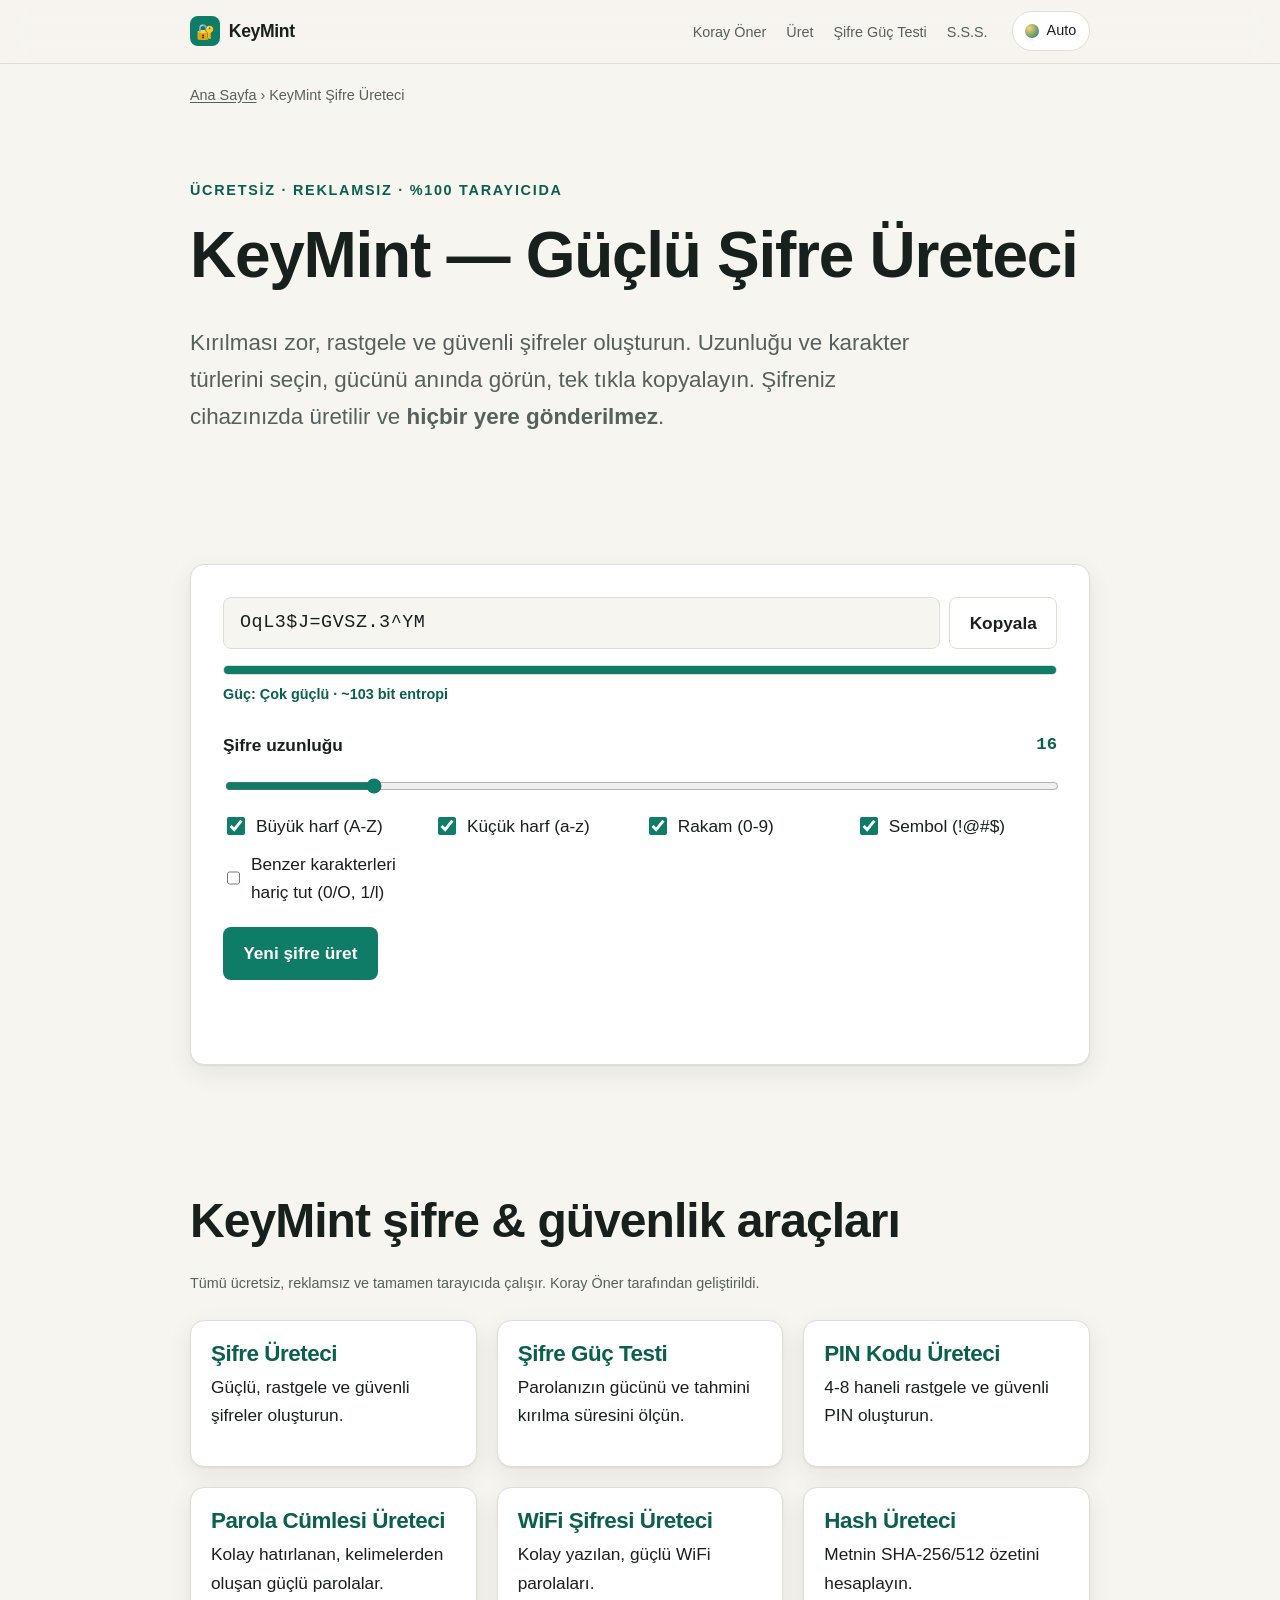
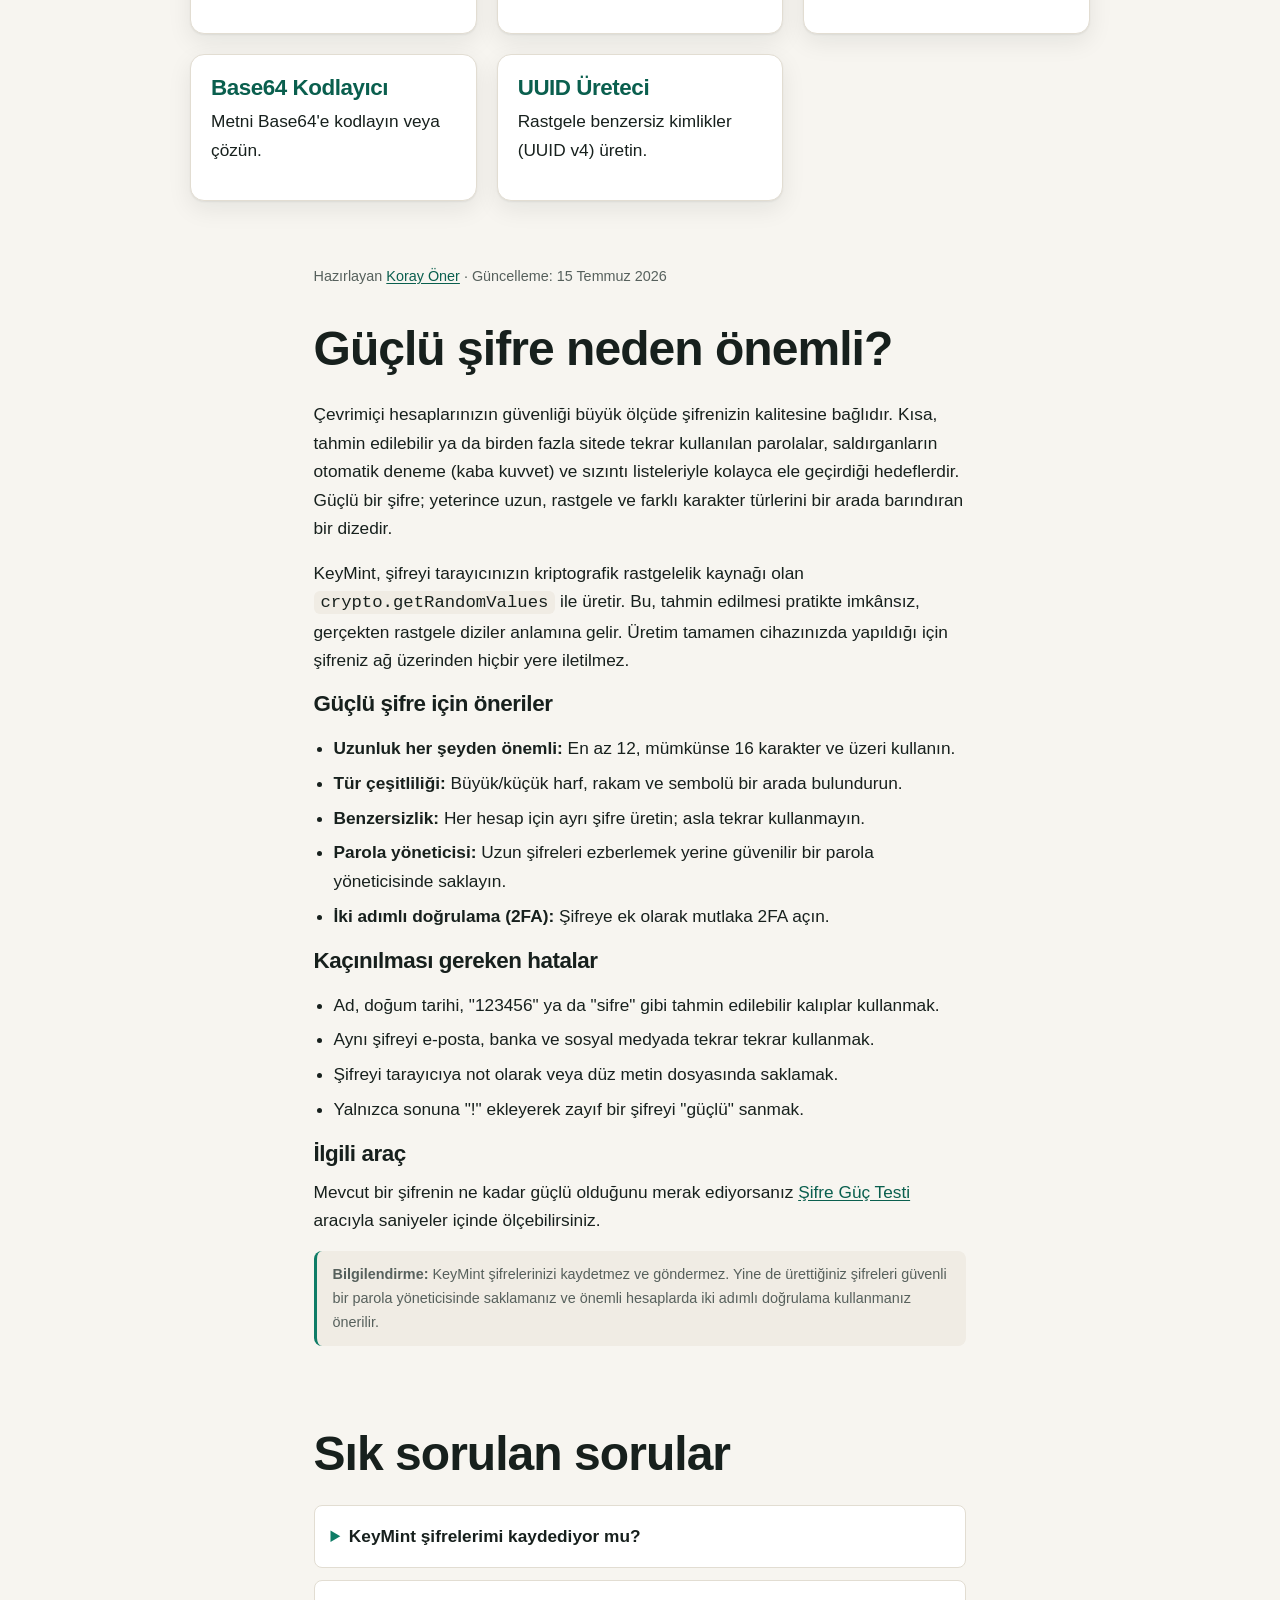
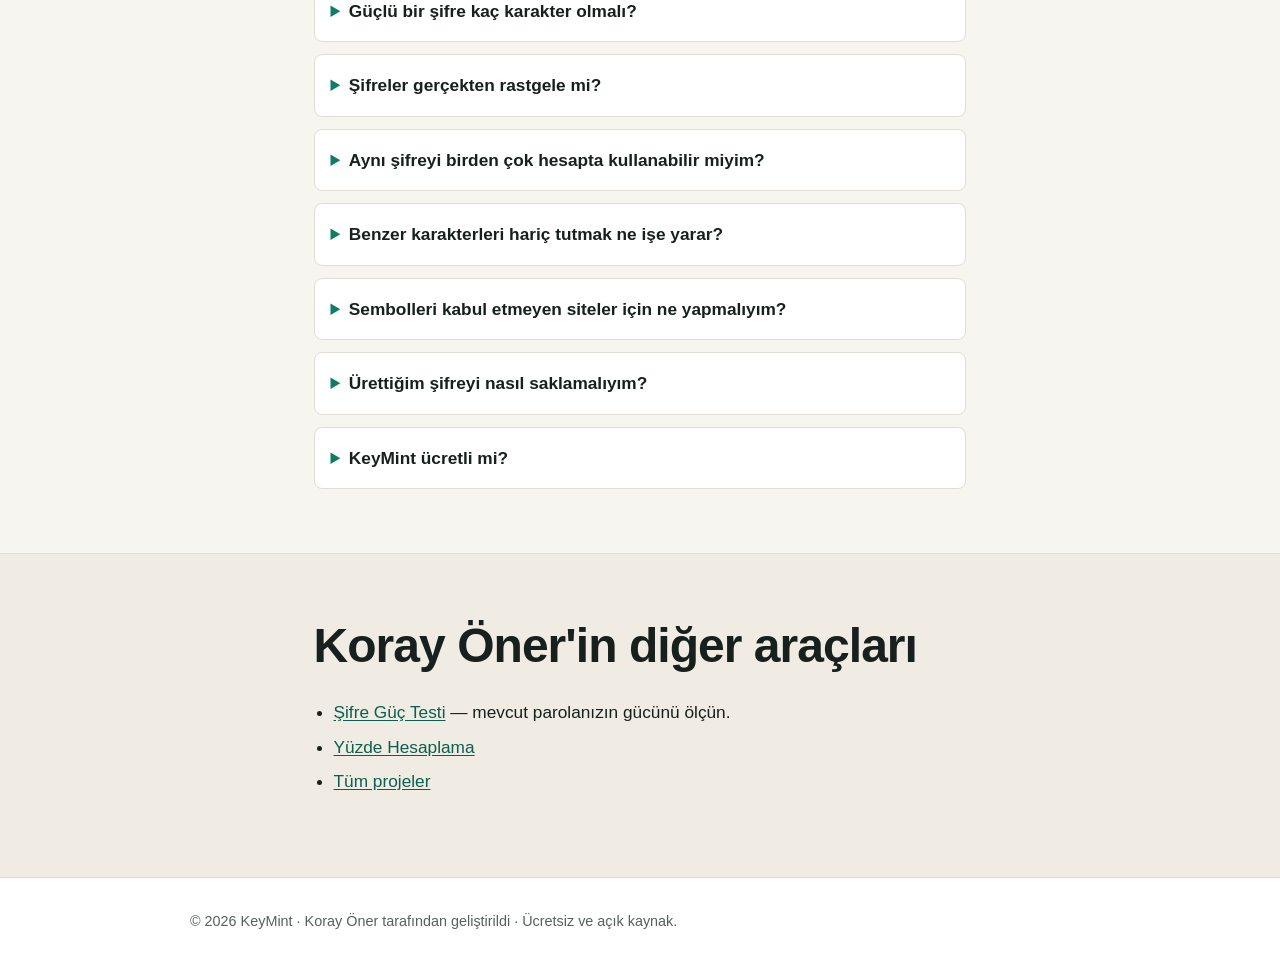
<file: index.html>
<!DOCTYPE html>
<html lang="tr" data-theme="auto">
<head>
  <!-- Google tag (gtag.js) -->
  <script async src="https://www.googletagmanager.com/gtag/js?id=G-2GNZPW1LPT"></script>
  <script>
    window.dataLayer = window.dataLayer || [];
    function gtag(){dataLayer.push(arguments);}
    gtag('js', new Date());
    gtag('config', 'G-2GNZPW1LPT');
  </script>
  <meta charset="UTF-8">
  <meta name="viewport" content="width=device-width, initial-scale=1">
  <title>KeyMint — Güçlü Şifre Üreteci (Ücretsiz Parola Oluşturucu) | Koray Öner</title>
  <meta name="description" content="KeyMint ile güçlü ve rastgele şifre oluşturun. Uzunluk, büyük/küçük harf, rakam ve sembol seçenekleriyle güvenli parola üretin. Ücretsiz, reklamsız ve tamamen tarayıcıda — şifreniz hiçbir yere gönderilmez.">
  <meta name="author" content="Koray Öner">
  <link rel="author" href="https://github.com/onerkoray">
  <meta name="theme-color" content="#0e7c66" media="(prefers-color-scheme: light)">
  <meta name="theme-color" content="#0b0d10" media="(prefers-color-scheme: dark)">
  <meta name="color-scheme" content="light dark">
  <meta name="robots" content="index, follow, max-image-preview:large, max-snippet:-1">
  <link rel="canonical" href="https://onerkoray.github.io/keymint/">

  <link rel="icon" href="favicon.svg" type="image/svg+xml">
  <link rel="manifest" href="manifest.json">

  <meta property="og:type" content="website">
  <meta property="og:site_name" content="Koray Öner">
  <meta property="og:title" content="KeyMint — Güçlü Şifre Üreteci">
  <meta property="og:description" content="Güçlü, rastgele ve güvenli şifreler oluşturun. Ücretsiz, reklamsız ve tamamen tarayıcıda.">
  <meta property="og:url" content="https://onerkoray.github.io/keymint/">
  <meta property="og:locale" content="tr_TR">
  <meta property="og:image" content="https://onerkoray.github.io/images/keymint-koray-oner.png">
  <meta property="og:image:width" content="1200">
  <meta property="og:image:height" content="630">
  <meta property="og:image:alt" content="KeyMint Şifre Üreteci — Koray Öner">
  <meta name="twitter:card" content="summary_large_image">
  <meta name="twitter:title" content="KeyMint — Güçlü Şifre Üreteci">
  <meta name="twitter:description" content="Güçlü ve rastgele şifreler oluşturun. Ücretsiz ve tamamen tarayıcıda.">
  <meta name="twitter:image" content="https://onerkoray.github.io/images/keymint-koray-oner.png">

  <link rel="stylesheet" href="style.css">

  <script type="application/ld+json">
  {
    "@context": "https://schema.org",
    "@graph": [
      {
        "@type": "WebApplication",
        "@id": "https://onerkoray.github.io/keymint/#app",
        "name": "KeyMint — Şifre Üreteci",
        "url": "https://onerkoray.github.io/keymint/",
        "image": "https://onerkoray.github.io/images/keymint-koray-oner.png",
        "applicationCategory": "SecurityApplication",
        "operatingSystem": "Any (web browser)",
        "inLanguage": "tr",
        "isAccessibleForFree": true,
        "offers": { "@type": "Offer", "price": "0", "priceCurrency": "TRY" },
        "description": "Güçlü ve rastgele şifreler oluşturan, tarayıcı tabanlı ücretsiz parola üreteci.",
        "featureList": ["Ayarlanabilir uzunluk", "Büyük/küçük harf, rakam, sembol", "Benzer karakterleri hariç tutma", "Şifre gücü ölçer", "Tek tıkla kopyalama"],
        "author": { "@id": "https://onerkoray.github.io/#oner-koray" },
        "creator": { "@id": "https://onerkoray.github.io/#oner-koray" },
        "publisher": { "@id": "https://onerkoray.github.io/#oner-koray" }
      },
      {
        "@type": "Person",
        "@id": "https://onerkoray.github.io/#oner-koray",
        "name": "Koray Öner",
        "url": "https://onerkoray.github.io/",
        "jobTitle": "Yazılım Geliştirici",
        "sameAs": [
          "https://github.com/onerkoray",
          "https://www.linkedin.com/in/korayoner/",
          "https://substack.com/@korayner",
          "https://www.xing.com/profile/Koray_Oener015108",
          "https://dl.acm.org/profile/81100070426",
          "https://metu.academia.edu/KorayÖner",
          "https://500px.com/p/korayoner",
          "https://www.reddit.com/user/Affectionate_Fig3049"
        ]
      },
      {
        "@type": "BreadcrumbList",
        "itemListElement": [
          { "@type": "ListItem", "position": 1, "name": "Ana Sayfa", "item": "https://onerkoray.github.io/" },
          { "@type": "ListItem", "position": 2, "name": "KeyMint Şifre Üreteci", "item": "https://onerkoray.github.io/keymint/" }
        ]
      },
      {
        "@type": "HowTo",
        "name": "Güçlü şifre nasıl oluşturulur?",
        "description": "KeyMint ile güvenli bir parola üretmenin adımları.",
        "step": [
          { "@type": "HowToStep", "position": 1, "name": "Uzunluğu seçin", "text": "En az 12, tercihen 16 karakter veya üzeri bir uzunluk belirleyin." },
          { "@type": "HowToStep", "position": 2, "name": "Karakter türlerini açın", "text": "Büyük/küçük harf, rakam ve sembol seçeneklerini etkinleştirin." },
          { "@type": "HowToStep", "position": 3, "name": "Üretin ve kopyalayın", "text": "Şifre üret düğmesine basın ve tek tıkla panoya kopyalayın." }
        ]
      },
      {
        "@type": "FAQPage",
        "mainEntity": [
          { "@type": "Question", "name": "KeyMint şifrelerimi kaydediyor mu?", "acceptedAnswer": { "@type": "Answer", "text": "Hayır. Şifreler tamamen tarayıcınızda, tarayıcının kriptografik rastgelelik üreticisiyle oluşturulur ve hiçbir sunucuya gönderilmez veya kaydedilmez." } },
          { "@type": "Question", "name": "Güçlü bir şifre kaç karakter olmalı?", "acceptedAnswer": { "@type": "Answer", "text": "Günümüzde en az 12 karakter önerilir; 16 karakter ve üzeri, büyük/küçük harf, rakam ve sembol içeren şifreler çok daha güvenlidir." } },
          { "@type": "Question", "name": "Şifreler gerçekten rastgele mi?", "acceptedAnswer": { "@type": "Answer", "text": "Evet. KeyMint, tahmin edilmesi zor kriptografik rastgelelik için tarayıcının crypto.getRandomValues fonksiyonunu kullanır." } },
          { "@type": "Question", "name": "Aynı şifreyi birden fazla hesapta kullanabilir miyim?", "acceptedAnswer": { "@type": "Answer", "text": "Kullanmayın. Her hesap için benzersiz bir şifre oluşturun; böylece bir site sızdırıldığında diğer hesaplarınız güvende kalır." } }
        ]
      }
    ]
  }
  </script>
</head>
<body>
  <a class="skip-link" href="#main">İçeriğe geç</a>

  <header class="site-header" role="banner">
    <div class="wrap header-inner">
      <a class="brand" href="https://onerkoray.github.io/" aria-label="Koray Öner ana sayfa">
        <span class="brand-mark" aria-hidden="true">🔐</span>
        <span class="brand-name">KeyMint</span>
      </a>
      <nav class="site-nav" aria-label="Birincil">
        <ul>
          <li><a href="https://onerkoray.github.io/">Koray Öner</a></li>
          <li><a href="#uret">Üret</a></li>
          <li><a href="sifre-guc-testi/">Şifre Güç Testi</a></li>
          <li><a href="#sss">S.S.S.</a></li>
        </ul>
      </nav>
      <button class="theme-toggle" type="button" id="themeToggle" aria-label="Temayı değiştir">
        <span class="theme-toggle-icon" aria-hidden="true"></span>
        <span class="theme-toggle-label">Tema</span>
      </button>
    </div>
  </header>

  <main id="main">
    <nav class="breadcrumb wrap" aria-label="Site haritası">
      <a href="https://onerkoray.github.io/">Ana Sayfa</a> <span aria-hidden="true">›</span> KeyMint Şifre Üreteci
    </nav>

    <section class="hero" aria-labelledby="hero-title">
      <div class="wrap">
        <p class="eyebrow">Ücretsiz · Reklamsız · %100 tarayıcıda</p>
        <h1 id="hero-title">KeyMint — Güçlü Şifre Üreteci</h1>
        <p class="lede">
          Kırılması zor, rastgele ve güvenli şifreler oluşturun. Uzunluğu ve karakter türlerini
          seçin, gücünü anında görün, tek tıkla kopyalayın. Şifreniz cihazınızda üretilir ve
          <strong>hiçbir yere gönderilmez</strong>.
        </p>
      </div>
    </section>

    <section id="uret" aria-labelledby="uret-title">
      <div class="wrap">
        <h2 id="uret-title" class="visually-hidden">Şifre üreteci</h2>
        <div class="tool">
          <div class="pw-output">
            <input type="text" id="password" readonly aria-label="Üretilen şifre" placeholder="Şifreniz burada görünecek">
            <button class="btn btn-ghost" type="button" id="copyBtn">Kopyala</button>
          </div>

          <div class="meter" aria-hidden="true"><div class="meter-bar" id="meterBar"></div></div>
          <p class="strength-label" id="strength" aria-live="polite">Güç: —</p>

          <div class="options">
            <div class="option-row">
              <label for="length">Şifre uzunluğu</label>
              <span class="count-badge" id="lengthValue">16</span>
            </div>
            <input type="range" id="length" min="6" max="64" value="16" aria-label="Şifre uzunluğu">

            <div class="checks">
              <label class="check"><input type="checkbox" id="uppercase" checked> Büyük harf (A-Z)</label>
              <label class="check"><input type="checkbox" id="lowercase" checked> Küçük harf (a-z)</label>
              <label class="check"><input type="checkbox" id="numbers" checked> Rakam (0-9)</label>
              <label class="check"><input type="checkbox" id="symbols" checked> Sembol (!@#$)</label>
              <label class="check"><input type="checkbox" id="noAmbiguous"> Benzer karakterleri hariç tut (0/O, 1/l)</label>
            </div>
          </div>

          <div class="pw-actions">
            <button class="btn btn-primary" type="button" id="generateBtn">Yeni şifre üret</button>
          </div>
          <p class="status" id="status" role="status" aria-live="polite"></p>
        </div>
      </div>
    </section>

    <section id="araclar" aria-labelledby="araclar-title">
      <div class="wrap">
        <h2 id="araclar-title">KeyMint şifre &amp; güvenlik araçları</h2>
        <p class="muted">Tümü ücretsiz, reklamsız ve tamamen tarayıcıda çalışır. Koray Öner tarafından geliştirildi.</p>
        <ul class="tool-grid">
          <li class="tool-card"><h3><a href="./">Şifre Üreteci</a></h3><p>Güçlü, rastgele ve güvenli şifreler oluşturun.</p></li>
          <li class="tool-card"><h3><a href="sifre-guc-testi/">Şifre Güç Testi</a></h3><p>Parolanızın gücünü ve tahmini kırılma süresini ölçün.</p></li>
          <li class="tool-card"><h3><a href="pin-uretici/">PIN Kodu Üreteci</a></h3><p>4-8 haneli rastgele ve güvenli PIN oluşturun.</p></li>
          <li class="tool-card"><h3><a href="parola-cumlesi/">Parola Cümlesi Üreteci</a></h3><p>Kolay hatırlanan, kelimelerden oluşan güçlü parolalar.</p></li>
          <li class="tool-card"><h3><a href="wifi-sifresi/">WiFi Şifresi Üreteci</a></h3><p>Kolay yazılan, güçlü WiFi parolaları.</p></li>
          <li class="tool-card"><h3><a href="hash-uretici/">Hash Üreteci</a></h3><p>Metnin SHA-256/512 özetini hesaplayın.</p></li>
          <li class="tool-card"><h3><a href="base64/">Base64 Kodlayıcı</a></h3><p>Metni Base64'e kodlayın veya çözün.</p></li>
          <li class="tool-card"><h3><a href="uuid-uretici/">UUID Üreteci</a></h3><p>Rastgele benzersiz kimlikler (UUID v4) üretin.</p></li>
        </ul>
      </div>
    </section>

    <article class="content">
      <div class="wrap prose">
        <p class="byline muted">Hazırlayan <a href="https://onerkoray.github.io/#about" rel="author">Koray Öner</a> · Güncelleme: 15 Temmuz 2026</p>

        <h2 id="nasil">Güçlü şifre neden önemli?</h2>
        <p>
          Çevrimiçi hesaplarınızın güvenliği büyük ölçüde şifrenizin kalitesine bağlıdır. Kısa, tahmin
          edilebilir ya da birden fazla sitede tekrar kullanılan parolalar, saldırganların otomatik
          deneme (kaba kuvvet) ve sızıntı listeleriyle kolayca ele geçirdiği hedeflerdir. Güçlü bir
          şifre; yeterince uzun, rastgele ve farklı karakter türlerini bir arada barındıran bir dizedir.
        </p>
        <p>
          KeyMint, şifreyi tarayıcınızın kriptografik rastgelelik kaynağı olan
          <code>crypto.getRandomValues</code> ile üretir. Bu, tahmin edilmesi pratikte imkânsız,
          gerçekten rastgele diziler anlamına gelir. Üretim tamamen cihazınızda yapıldığı için şifreniz
          ağ üzerinden hiçbir yere iletilmez.
        </p>

        <h3>Güçlü şifre için öneriler</h3>
        <ul>
          <li><strong>Uzunluk her şeyden önemli:</strong> En az 12, mümkünse 16 karakter ve üzeri kullanın.</li>
          <li><strong>Tür çeşitliliği:</strong> Büyük/küçük harf, rakam ve sembolü bir arada bulundurun.</li>
          <li><strong>Benzersizlik:</strong> Her hesap için ayrı şifre üretin; asla tekrar kullanmayın.</li>
          <li><strong>Parola yöneticisi:</strong> Uzun şifreleri ezberlemek yerine güvenilir bir parola yöneticisinde saklayın.</li>
          <li><strong>İki adımlı doğrulama (2FA):</strong> Şifreye ek olarak mutlaka 2FA açın.</li>
        </ul>

        <h3>Kaçınılması gereken hatalar</h3>
        <ul>
          <li>Ad, doğum tarihi, "123456" ya da "sifre" gibi tahmin edilebilir kalıplar kullanmak.</li>
          <li>Aynı şifreyi e-posta, banka ve sosyal medyada tekrar tekrar kullanmak.</li>
          <li>Şifreyi tarayıcıya not olarak veya düz metin dosyasında saklamak.</li>
          <li>Yalnızca sonuna "!" ekleyerek zayıf bir şifreyi "güçlü" sanmak.</li>
        </ul>

        <h3>İlgili araç</h3>
        <p>Mevcut bir şifrenin ne kadar güçlü olduğunu merak ediyorsanız <a href="sifre-guc-testi/">Şifre Güç Testi</a> aracıyla saniyeler içinde ölçebilirsiniz.</p>

        <p class="disclaimer muted">
          <strong>Bilgilendirme:</strong> KeyMint şifrelerinizi kaydetmez ve göndermez. Yine de
          ürettiğiniz şifreleri güvenli bir parola yöneticisinde saklamanız ve önemli hesaplarda iki
          adımlı doğrulama kullanmanız önerilir.
        </p>
      </div>
    </article>

    <section id="sss" class="faq">
      <div class="wrap prose">
        <h2>Sık sorulan sorular</h2>
        <div class="faq-list">
          <details><summary>KeyMint şifrelerimi kaydediyor mu?</summary><p>Hayır. Şifreler tamamen tarayıcınızda üretilir, hiçbir sunucuya gönderilmez veya saklanmaz.</p></details>
          <details><summary>Güçlü bir şifre kaç karakter olmalı?</summary><p>En az 12, tercihen 16 karakter ve üzeri; büyük/küçük harf, rakam ve sembol içermelidir.</p></details>
          <details><summary>Şifreler gerçekten rastgele mi?</summary><p>Evet. Kriptografik rastgelelik için tarayıcının crypto.getRandomValues fonksiyonu kullanılır.</p></details>
          <details><summary>Aynı şifreyi birden çok hesapta kullanabilir miyim?</summary><p>Kullanmayın. Her hesap için benzersiz şifre üretin; bir sızıntıda diğer hesaplarınız güvende kalır.</p></details>
          <details><summary>Benzer karakterleri hariç tutmak ne işe yarar?</summary><p>0/O veya 1/l gibi karışabilen karakterleri devre dışı bırakarak şifreyi elle yazarken hata yapmayı önler.</p></details>
          <details><summary>Sembolleri kabul etmeyen siteler için ne yapmalıyım?</summary><p>Sembol seçeneğini kapatıp uzunluğu artırın; uzun bir harf-rakam şifresi de güçlüdür.</p></details>
          <details><summary>Ürettiğim şifreyi nasıl saklamalıyım?</summary><p>Güvenilir bir parola yöneticisi kullanın; şifreleri düz metin olarak saklamaktan kaçının.</p></details>
          <details><summary>KeyMint ücretli mi?</summary><p>Hayır, tamamen ücretsizdir; kayıt gerektirmez ve reklam içermez.</p></details>
        </div>
      </div>
    </section>

    <section class="related">
      <div class="wrap prose">
        <h2>Koray Öner'in diğer araçları</h2>
        <ul>
          <li><a href="sifre-guc-testi/">Şifre Güç Testi</a> — mevcut parolanızın gücünü ölçün.</li>
          <li><a href="https://onerkoray.github.io/yuzde-hesaplama/">Yüzde Hesaplama</a></li>
          <li><a href="https://onerkoray.github.io/">Tüm projeler</a></li>
        </ul>
      </div>
    </section>
  </main>

  <footer class="site-footer" role="contentinfo">
    <div class="wrap footer-legal">
      <p class="muted">© <span id="year">2026</span> KeyMint · Koray Öner tarafından geliştirildi · Ücretsiz ve açık kaynak.</p>
    </div>
  </footer>

  <script src="script.js" defer></script>
</body>
</html>
</file>
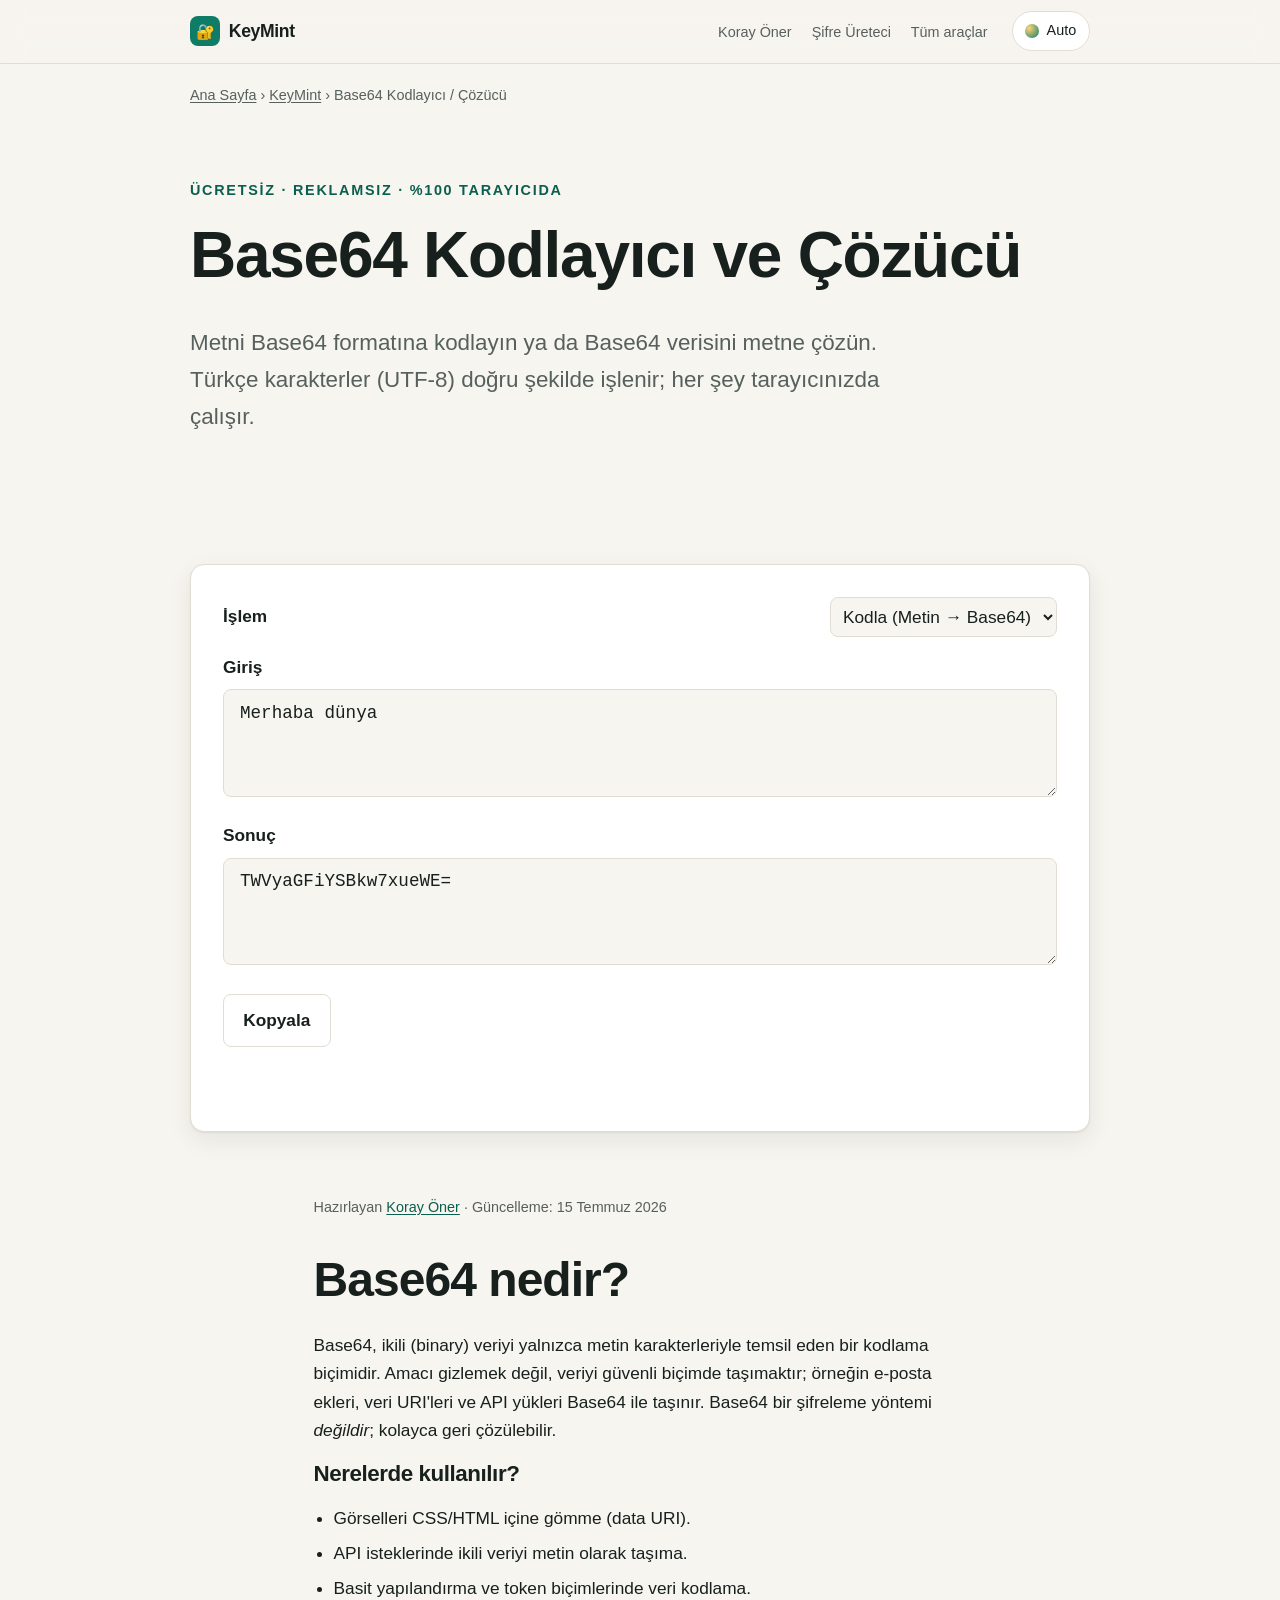
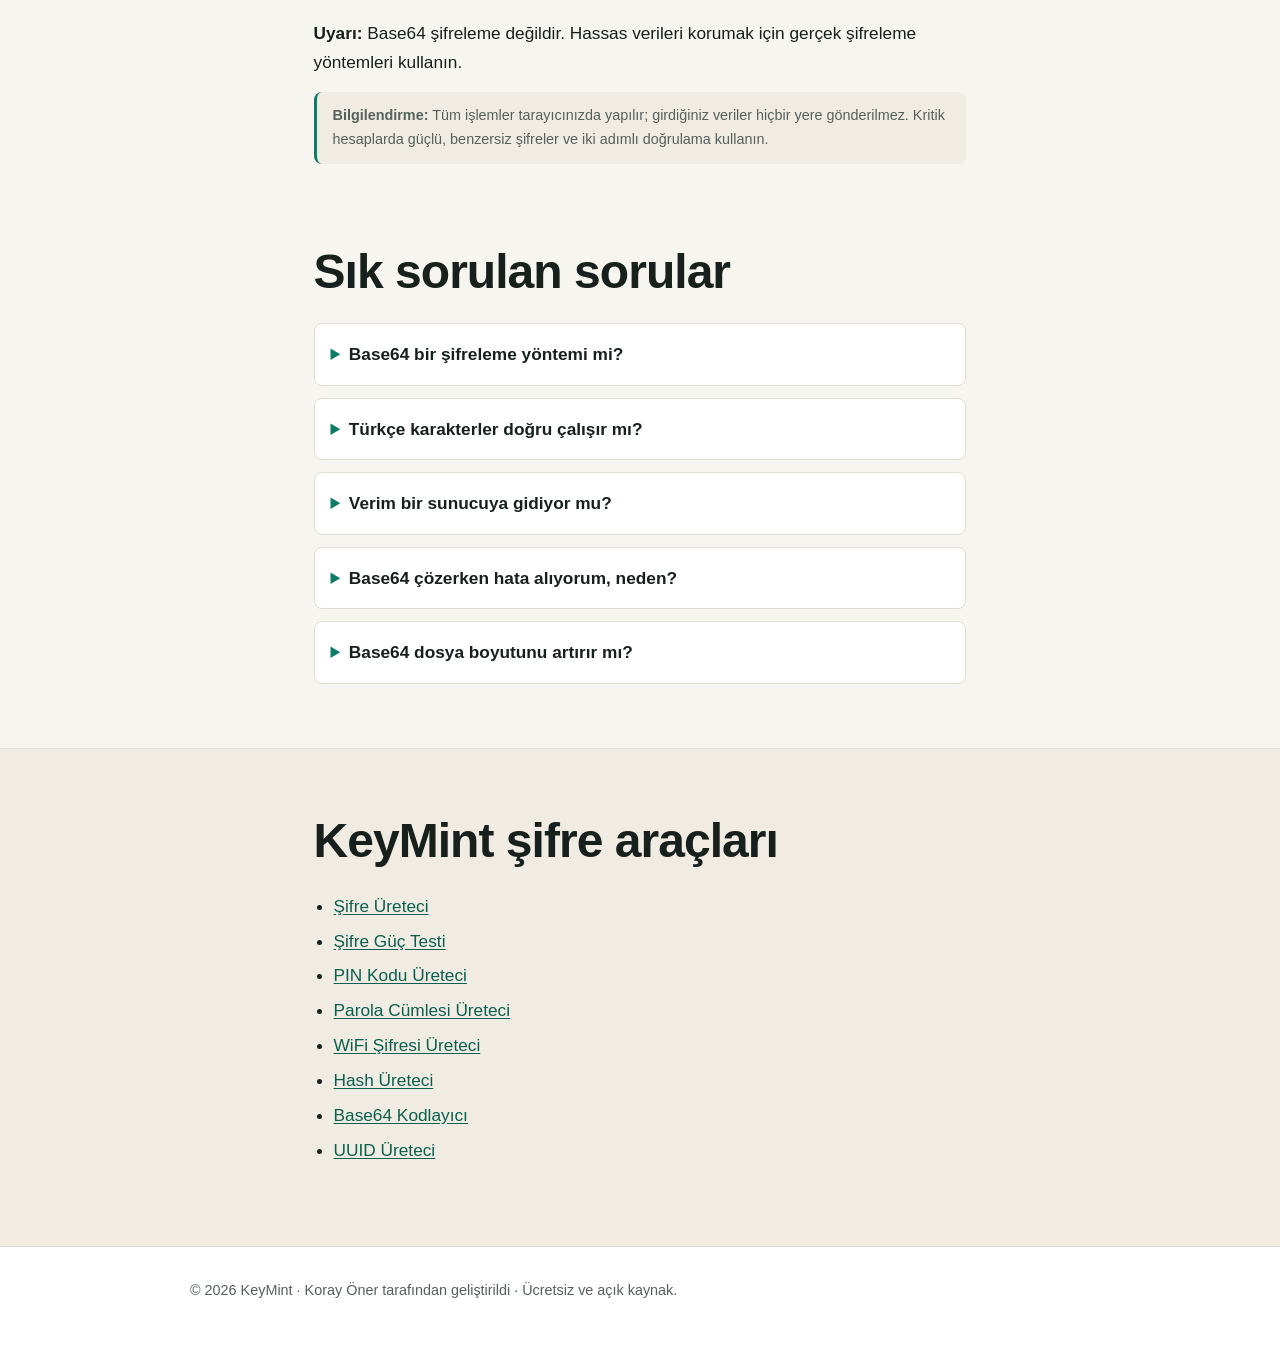
<file: base64/index.html>
<!DOCTYPE html>
<html lang="tr" data-theme="auto">
<head>
  <!-- Google tag (gtag.js) -->
  <script async src="https://www.googletagmanager.com/gtag/js?id=G-2GNZPW1LPT"></script>
  <script>
    window.dataLayer = window.dataLayer || [];
    function gtag(){dataLayer.push(arguments);}
    gtag('js', new Date());
    gtag('config', 'G-2GNZPW1LPT');
  </script>
  <meta charset="UTF-8">
  <meta name="viewport" content="width=device-width, initial-scale=1">
  <title>Base64 Kodlayıcı ve Çözücü — Metin Base64 Dönüştürme | Koray Öner</title>
  <meta name="description" content="Base64 kodlayıcı ve çözücü: metni Base64 formatına kodlayın veya Base64'ü metne çözün. Türkçe karakter uyumlu (UTF-8), tamamen tarayıcıda ve ücretsiz.">
  <meta name="author" content="Koray Öner">
  <link rel="author" href="https://github.com/onerkoray">
  <meta name="theme-color" content="#0e7c66" media="(prefers-color-scheme: light)">
  <meta name="theme-color" content="#0b0d10" media="(prefers-color-scheme: dark)">
  <meta name="color-scheme" content="light dark">
  <meta name="robots" content="index, follow, max-image-preview:large, max-snippet:-1">
  <link rel="canonical" href="https://onerkoray.github.io/keymint/base64/">

  <link rel="icon" href="../favicon.svg" type="image/svg+xml">

  <meta property="og:type" content="website">
  <meta property="og:site_name" content="Koray Öner">
  <meta property="og:title" content="Base64 Kodlayıcı / Çözücü">
  <meta property="og:description" content="Metni Base64'e kodlayın veya çözün. UTF-8 uyumlu, tamamen tarayıcıda.">
  <meta property="og:url" content="https://onerkoray.github.io/keymint/base64/">
  <meta property="og:locale" content="tr_TR">
  <meta property="og:image" content="https://onerkoray.github.io/images/base64-koray-oner.png">
  <meta property="og:image:width" content="1200">
  <meta property="og:image:height" content="630">
  <meta property="og:image:alt" content="Base64 Kodlayıcı / Çözücü — Koray Öner">
  <meta name="twitter:card" content="summary_large_image">
  <meta name="twitter:title" content="Base64 Kodlayıcı / Çözücü">
  <meta name="twitter:description" content="Metni Base64'e kodlayın veya çözün. UTF-8 uyumlu, tamamen tarayıcıda.">
  <meta name="twitter:image" content="https://onerkoray.github.io/images/base64-koray-oner.png">

  <link rel="stylesheet" href="../style.css">

  <script type="application/ld+json">
  {
    "@context": "https://schema.org",
    "@graph": [
      {
        "@type": "WebApplication",
        "@id": "https://onerkoray.github.io/keymint/base64/#app",
        "name": "Base64 Kodlayıcı / Çözücü",
        "url": "https://onerkoray.github.io/keymint/base64/",
        "image": "https://onerkoray.github.io/images/base64-koray-oner.png",
        "applicationCategory": "UtilitiesApplication",
        "operatingSystem": "Any (web browser)",
        "inLanguage": "tr",
        "isAccessibleForFree": true,
        "offers": { "@type": "Offer", "price": "0", "priceCurrency": "TRY" },
        "description": "Base64 kodlayıcı ve çözücü: metni Base64 formatına kodlayın veya Base64'ü metne çözün. Türkçe karakter uyumlu (UTF-8), tamamen tarayıcıda ve ücretsiz.",
        "author": { "@id": "https://onerkoray.github.io/#oner-koray" },
        "creator": { "@id": "https://onerkoray.github.io/#oner-koray" },
        "publisher": { "@id": "https://onerkoray.github.io/#oner-koray" }
      },
      {
        "@type": "Person",
        "@id": "https://onerkoray.github.io/#oner-koray",
        "name": "Koray Öner",
        "url": "https://onerkoray.github.io/",
        "jobTitle": "Yazılım Geliştirici",
        "sameAs": [
          "https://github.com/onerkoray",
          "https://www.linkedin.com/in/korayoner/",
          "https://substack.com/@korayner",
          "https://www.xing.com/profile/Koray_Oener015108",
          "https://dl.acm.org/profile/81100070426",
          "https://metu.academia.edu/KorayÖner",
          "https://500px.com/p/korayoner",
          "https://www.reddit.com/user/Affectionate_Fig3049"
        ]
      },
      {
        "@type": "BreadcrumbList",
        "itemListElement": [
          { "@type": "ListItem", "position": 1, "name": "Ana Sayfa", "item": "https://onerkoray.github.io/" },
          { "@type": "ListItem", "position": 2, "name": "KeyMint", "item": "https://onerkoray.github.io/keymint/" },
          { "@type": "ListItem", "position": 3, "name": "Base64 Kodlayıcı / Çözücü", "item": "https://onerkoray.github.io/keymint/base64/" }
        ]
      },
      {
        "@type": "FAQPage",
        "mainEntity": [
          { "@type": "Question", "name": "Base64 bir şifreleme yöntemi mi?", "acceptedAnswer": { "@type": "Answer", "text": "Hayır. Base64 yalnızca bir kodlamadır ve kolayca geri çözülebilir. Gizlilik için gerçek şifreleme gerekir." } },
          { "@type": "Question", "name": "Türkçe karakterler doğru çalışır mı?", "acceptedAnswer": { "@type": "Answer", "text": "Evet. Araç UTF-8 kodlaması kullandığı için ç, ğ, ş gibi karakterler doğru şekilde kodlanır ve çözülür." } },
          { "@type": "Question", "name": "Verim bir sunucuya gidiyor mu?", "acceptedAnswer": { "@type": "Answer", "text": "Hayır. Tüm dönüştürme tarayıcınızda yapılır; veriniz hiçbir yere gönderilmez." } },
          { "@type": "Question", "name": "Base64 çözerken hata alıyorum, neden?", "acceptedAnswer": { "@type": "Answer", "text": "Girdi geçerli bir Base64 dizesi değilse çözülemez. Boşluk veya eksik karakter olmadığından emin olun." } },
          { "@type": "Question", "name": "Base64 dosya boyutunu artırır mı?", "acceptedAnswer": { "@type": "Answer", "text": "Evet, Base64 veriyi yaklaşık %33 büyütür; bu, metin tabanlı taşımanın bir bedelidir." } }
        ]
      }
    ]
  }
  </script>
</head>
<body>
  <a class="skip-link" href="#main">İçeriğe geç</a>

  <header class="site-header" role="banner">
    <div class="wrap header-inner">
      <a class="brand" href="../" aria-label="KeyMint ana sayfa">
        <span class="brand-mark" aria-hidden="true">🔐</span>
        <span class="brand-name">KeyMint</span>
      </a>
      <nav class="site-nav" aria-label="Birincil">
        <ul>
          <li><a href="https://onerkoray.github.io/">Koray Öner</a></li>
          <li><a href="../">Şifre Üreteci</a></li>
          <li><a href="../#araclar">Tüm araçlar</a></li>
        </ul>
      </nav>
      <button class="theme-toggle" type="button" id="themeToggle" aria-label="Temayı değiştir">
        <span class="theme-toggle-icon" aria-hidden="true"></span>
        <span class="theme-toggle-label">Tema</span>
      </button>
    </div>
  </header>

  <main id="main">
    <nav class="breadcrumb wrap" aria-label="Site haritası">
      <a href="https://onerkoray.github.io/">Ana Sayfa</a> <span aria-hidden="true">›</span>
      <a href="../">KeyMint</a> <span aria-hidden="true">›</span> Base64 Kodlayıcı / Çözücü
    </nav>

    <section class="hero" aria-labelledby="hero-title">
      <div class="wrap">
        <p class="eyebrow">Ücretsiz · Reklamsız · %100 tarayıcıda</p>
        <h1 id="hero-title">Base64 Kodlayıcı ve Çözücü</h1>
        <p class="lede">Metni Base64 formatına kodlayın ya da Base64 verisini metne çözün. Türkçe karakterler (UTF-8) doğru şekilde işlenir; her şey tarayıcınızda çalışır.</p>
      </div>
    </section>

    <section id="arac" aria-label="Araç">
      <div class="wrap">
        <div class="tool">
          <div class="options" style="margin-top:0;">
            <div class="option-row"><label for="mode">İşlem</label>
              <select id="mode" style="font:inherit;padding:.5rem;border-radius:8px;border:1px solid var(--border);background:var(--bg);color:var(--text);">
                <option value="encode">Kodla (Metin → Base64)</option><option value="decode">Çöz (Base64 → Metin)</option>
              </select>
            </div>
          </div>
          <label for="input" style="font-weight:600;display:block;margin:1rem 0 .5rem;">Giriş</label>
          <textarea id="input" rows="4" class="pw-check-input" placeholder="Metni veya Base64 verisini buraya yazın">Merhaba dünya</textarea>
          <label for="output" style="font-weight:600;display:block;margin:1rem 0 .5rem;">Sonuç</label>
          <textarea id="output" rows="4" class="pw-check-input" readonly aria-label="Sonuç" style="word-break:break-all;"></textarea>
          <div class="pw-actions"><button class="btn btn-ghost" type="button" id="copyBtn">Kopyala</button></div>
          <p class="status" id="status" role="status" aria-live="polite"></p>
        </div>
      </div>
    </section>

    <article class="content">
      <div class="wrap prose">
        <p class="byline muted">Hazırlayan <a href="https://onerkoray.github.io/#about" rel="author">Koray Öner</a> · Güncelleme: 15 Temmuz 2026</p>
        <h2>Base64 nedir?</h2>
        <p>Base64, ikili (binary) veriyi yalnızca metin karakterleriyle temsil eden bir kodlama biçimidir. Amacı gizlemek değil, veriyi güvenli biçimde taşımaktır; örneğin e-posta ekleri, veri URI'leri ve API yükleri Base64 ile taşınır. Base64 bir şifreleme yöntemi <em>değildir</em>; kolayca geri çözülebilir.</p>
        <h3>Nerelerde kullanılır?</h3>
        <ul>
          <li>Görselleri CSS/HTML içine gömme (data URI).</li>
          <li>API isteklerinde ikili veriyi metin olarak taşıma.</li>
          <li>Basit yapılandırma ve token biçimlerinde veri kodlama.</li>
        </ul>
        <p><strong>Uyarı:</strong> Base64 şifreleme değildir. Hassas verileri korumak için gerçek şifreleme yöntemleri kullanın.</p>
        <p class="disclaimer muted"><strong>Bilgilendirme:</strong> Tüm işlemler tarayıcınızda yapılır; girdiğiniz veriler hiçbir yere gönderilmez. Kritik hesaplarda güçlü, benzersiz şifreler ve iki adımlı doğrulama kullanın.</p>
      </div>
    </article>

    <section id="sss" class="faq">
      <div class="wrap prose">
        <h2>Sık sorulan sorular</h2>
        <div class="faq-list">
          <details><summary>Base64 bir şifreleme yöntemi mi?</summary><p>Hayır. Base64 yalnızca bir kodlamadır ve kolayca geri çözülebilir. Gizlilik için gerçek şifreleme gerekir.</p></details>
          <details><summary>Türkçe karakterler doğru çalışır mı?</summary><p>Evet. Araç UTF-8 kodlaması kullandığı için ç, ğ, ş gibi karakterler doğru şekilde kodlanır ve çözülür.</p></details>
          <details><summary>Verim bir sunucuya gidiyor mu?</summary><p>Hayır. Tüm dönüştürme tarayıcınızda yapılır; veriniz hiçbir yere gönderilmez.</p></details>
          <details><summary>Base64 çözerken hata alıyorum, neden?</summary><p>Girdi geçerli bir Base64 dizesi değilse çözülemez. Boşluk veya eksik karakter olmadığından emin olun.</p></details>
          <details><summary>Base64 dosya boyutunu artırır mı?</summary><p>Evet, Base64 veriyi yaklaşık %33 büyütür; bu, metin tabanlı taşımanın bir bedelidir.</p></details>
        </div>
      </div>
    </section>

    <section class="related">
      <div class="wrap prose">
        <h2>KeyMint şifre araçları</h2>
        <ul>
          <li><a href="../">Şifre Üreteci</a></li>
          <li><a href="../sifre-guc-testi/">Şifre Güç Testi</a></li>
          <li><a href="../pin-uretici/">PIN Kodu Üreteci</a></li>
          <li><a href="../parola-cumlesi/">Parola Cümlesi Üreteci</a></li>
          <li><a href="../wifi-sifresi/">WiFi Şifresi Üreteci</a></li>
          <li><a href="../hash-uretici/">Hash Üreteci</a></li>
          <li><a href="../base64/">Base64 Kodlayıcı</a></li>
          <li><a href="../uuid-uretici/">UUID Üreteci</a></li>
        </ul>
      </div>
    </section>
  </main>

  <footer class="site-footer" role="contentinfo">
    <div class="wrap footer-legal">
      <p class="muted">© <span id="year">2026</span> KeyMint · Koray Öner tarafından geliştirildi · Ücretsiz ve açık kaynak.</p>
    </div>
  </footer>

  <script src="../common.js" defer></script>
  <script src="script.js" defer></script>
</body>
</html>
</file>
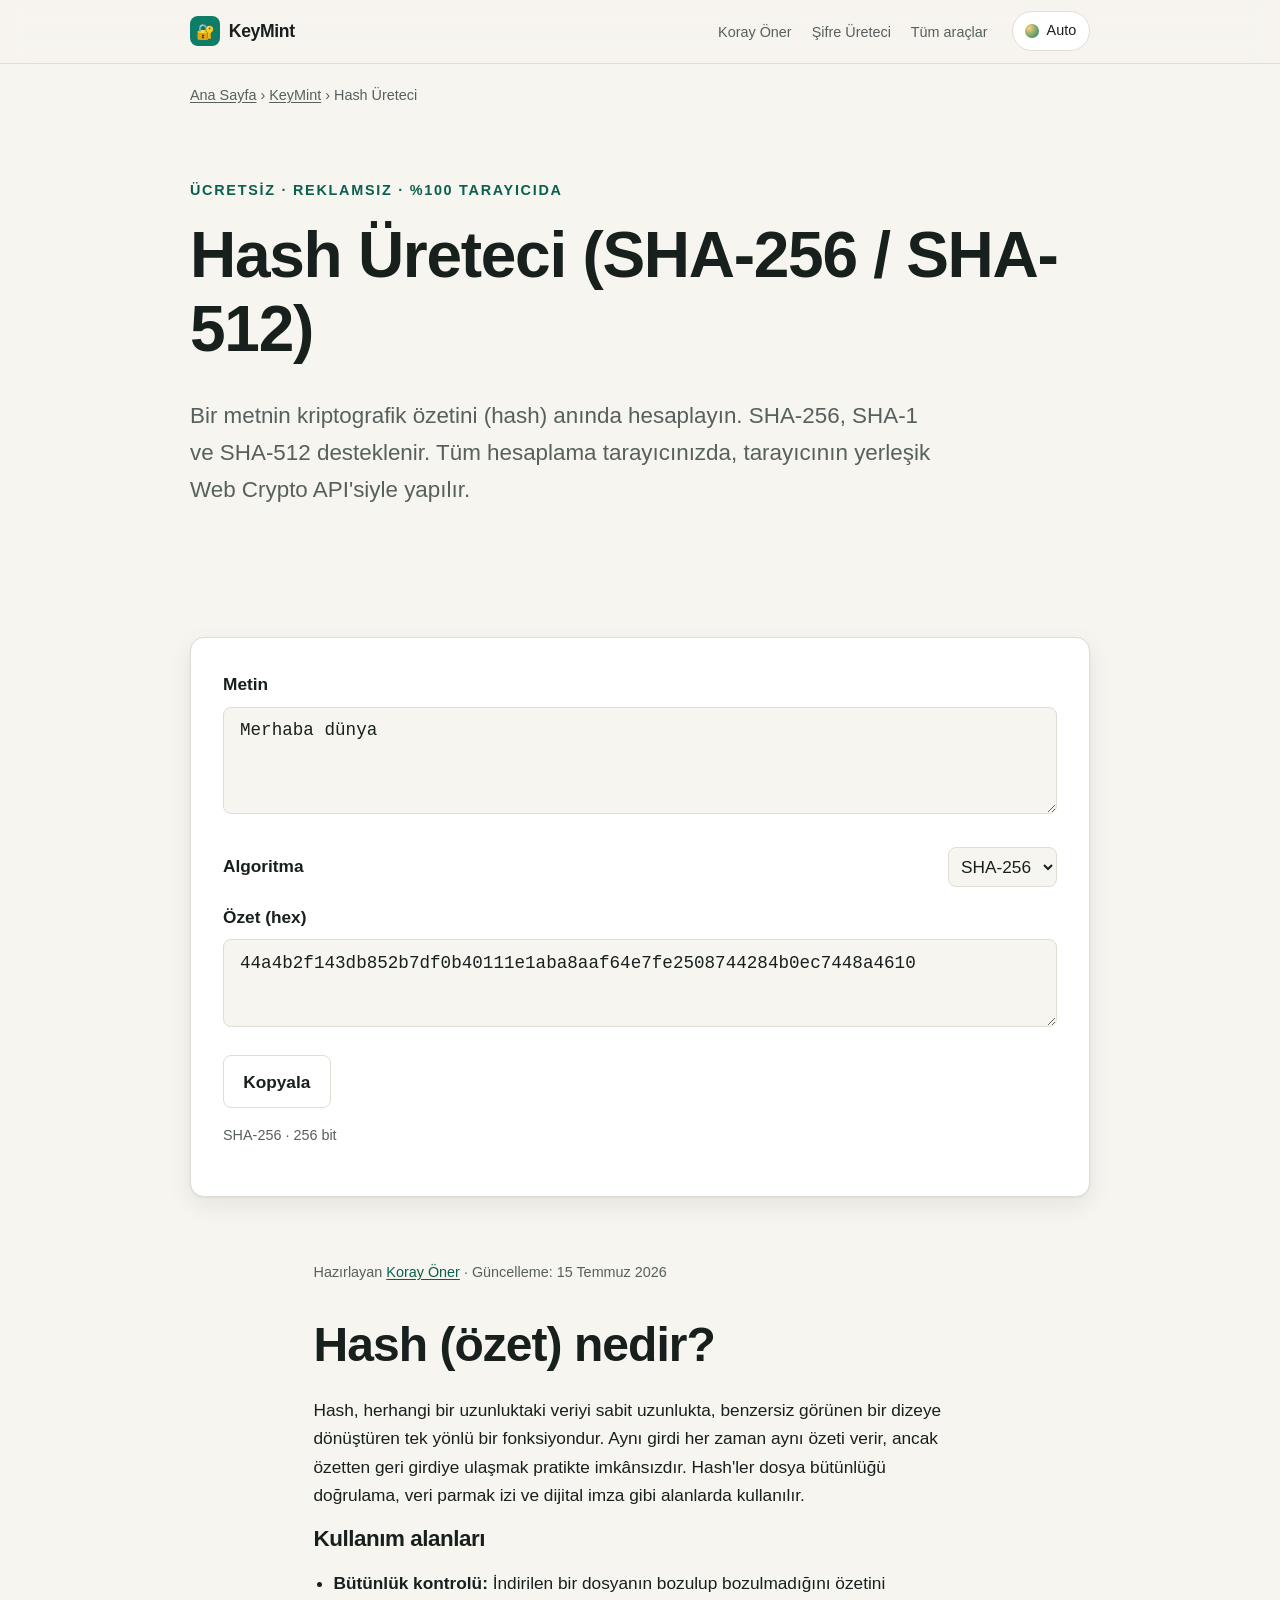
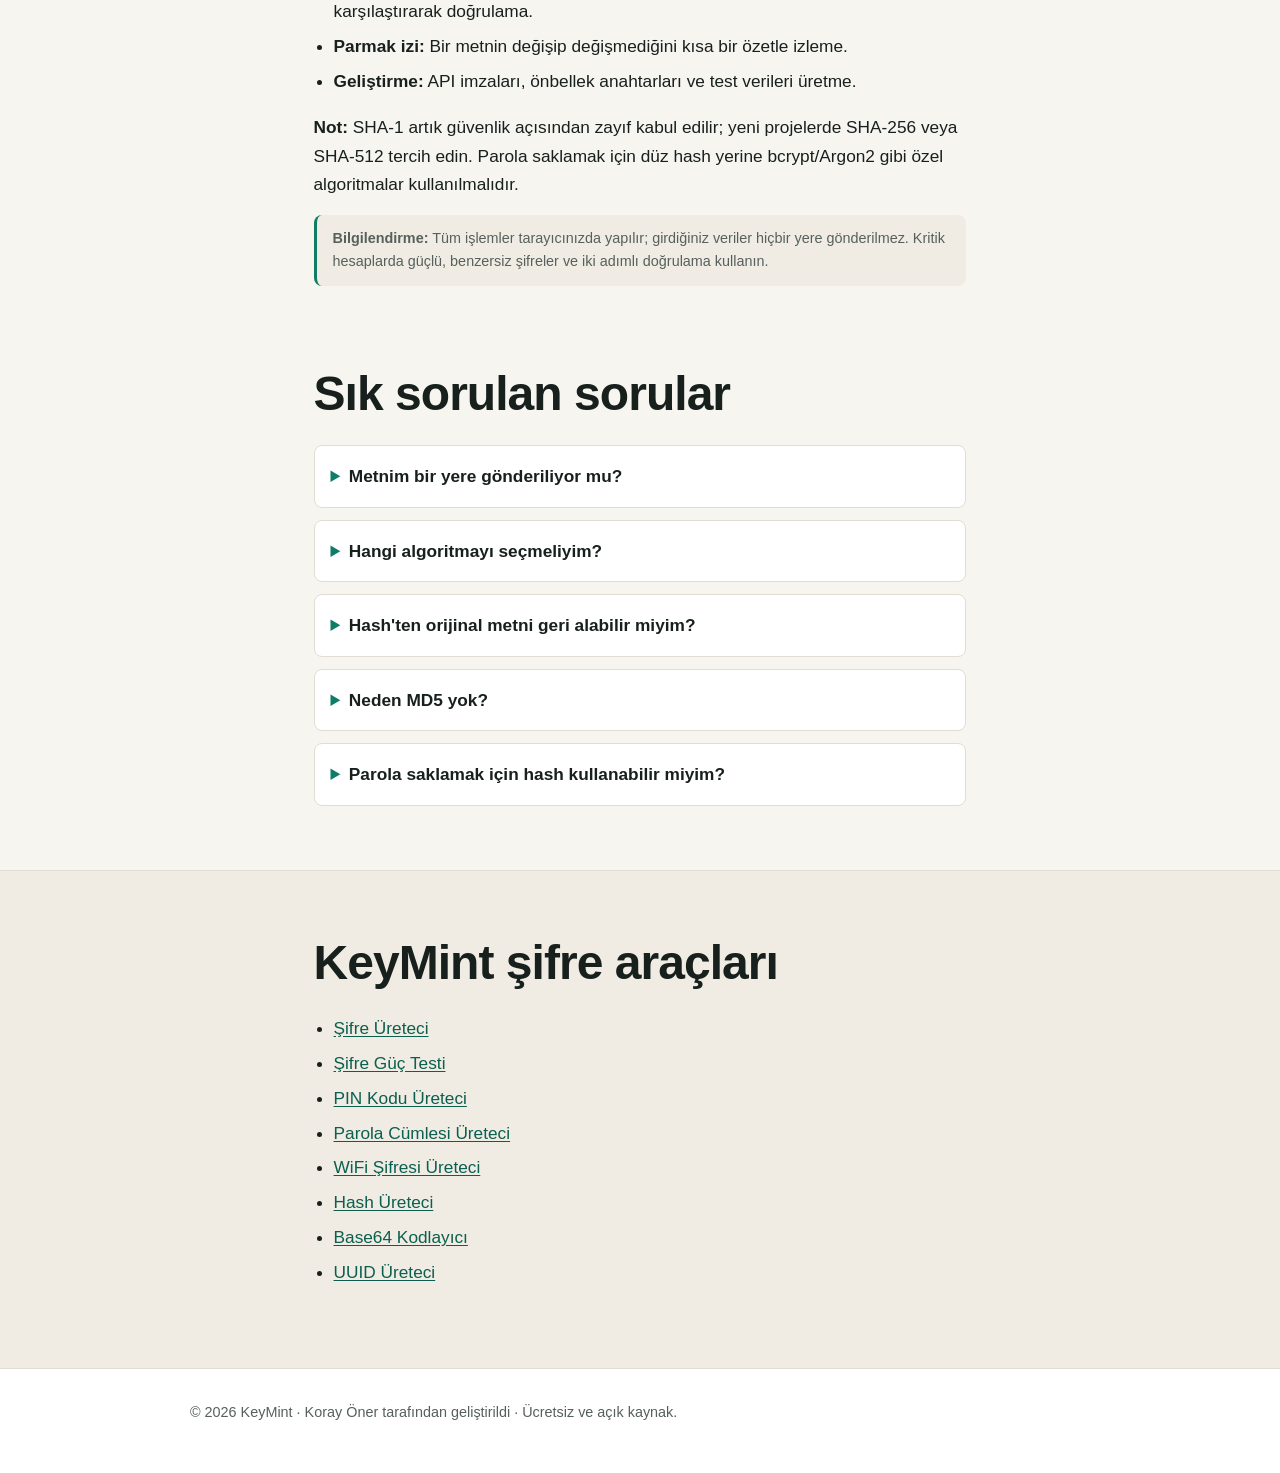
<file: hash-uretici/index.html>
<!DOCTYPE html>
<html lang="tr" data-theme="auto">
<head>
  <!-- Google tag (gtag.js) -->
  <script async src="https://www.googletagmanager.com/gtag/js?id=G-2GNZPW1LPT"></script>
  <script>
    window.dataLayer = window.dataLayer || [];
    function gtag(){dataLayer.push(arguments);}
    gtag('js', new Date());
    gtag('config', 'G-2GNZPW1LPT');
  </script>
  <meta charset="UTF-8">
  <meta name="viewport" content="width=device-width, initial-scale=1">
  <title>Hash Üreteci — SHA-256, SHA-1, SHA-512 Özeti Oluştur | Koray Öner</title>
  <meta name="description" content="Hash üreteci: metninizin SHA-256, SHA-1 veya SHA-512 özetini (hash) anında hesaplayın. Tamamen tarayıcıda çalışır, veriniz gönderilmez. Ücretsiz ve reklamsız.">
  <meta name="author" content="Koray Öner">
  <link rel="author" href="https://github.com/onerkoray">
  <meta name="theme-color" content="#0e7c66" media="(prefers-color-scheme: light)">
  <meta name="theme-color" content="#0b0d10" media="(prefers-color-scheme: dark)">
  <meta name="color-scheme" content="light dark">
  <meta name="robots" content="index, follow, max-image-preview:large, max-snippet:-1">
  <link rel="canonical" href="https://onerkoray.github.io/keymint/hash-uretici/">

  <link rel="icon" href="../favicon.svg" type="image/svg+xml">

  <meta property="og:type" content="website">
  <meta property="og:site_name" content="Koray Öner">
  <meta property="og:title" content="Hash Üreteci — SHA-256 / SHA-1 / SHA-512">
  <meta property="og:description" content="Metninizin SHA özetini anında hesaplayın. Tamamen tarayıcıda.">
  <meta property="og:url" content="https://onerkoray.github.io/keymint/hash-uretici/">
  <meta property="og:locale" content="tr_TR">
  <meta property="og:image" content="https://onerkoray.github.io/images/hash-uretici-koray-oner.png">
  <meta property="og:image:width" content="1200">
  <meta property="og:image:height" content="630">
  <meta property="og:image:alt" content="Hash Üreteci — Koray Öner">
  <meta name="twitter:card" content="summary_large_image">
  <meta name="twitter:title" content="Hash Üreteci — SHA-256 / SHA-1 / SHA-512">
  <meta name="twitter:description" content="Metninizin SHA özetini anında hesaplayın. Tamamen tarayıcıda.">
  <meta name="twitter:image" content="https://onerkoray.github.io/images/hash-uretici-koray-oner.png">

  <link rel="stylesheet" href="../style.css">

  <script type="application/ld+json">
  {
    "@context": "https://schema.org",
    "@graph": [
      {
        "@type": "WebApplication",
        "@id": "https://onerkoray.github.io/keymint/hash-uretici/#app",
        "name": "Hash Üreteci",
        "url": "https://onerkoray.github.io/keymint/hash-uretici/",
        "image": "https://onerkoray.github.io/images/hash-uretici-koray-oner.png",
        "applicationCategory": "UtilitiesApplication",
        "operatingSystem": "Any (web browser)",
        "inLanguage": "tr",
        "isAccessibleForFree": true,
        "offers": { "@type": "Offer", "price": "0", "priceCurrency": "TRY" },
        "description": "Hash üreteci: metninizin SHA-256, SHA-1 veya SHA-512 özetini (hash) anında hesaplayın. Tamamen tarayıcıda çalışır, veriniz gönderilmez. Ücretsiz ve reklamsız.",
        "author": { "@id": "https://onerkoray.github.io/#oner-koray" },
        "creator": { "@id": "https://onerkoray.github.io/#oner-koray" },
        "publisher": { "@id": "https://onerkoray.github.io/#oner-koray" }
      },
      {
        "@type": "Person",
        "@id": "https://onerkoray.github.io/#oner-koray",
        "name": "Koray Öner",
        "url": "https://onerkoray.github.io/",
        "jobTitle": "Yazılım Geliştirici",
        "sameAs": [
          "https://github.com/onerkoray",
          "https://www.linkedin.com/in/korayoner/",
          "https://substack.com/@korayner",
          "https://www.xing.com/profile/Koray_Oener015108",
          "https://dl.acm.org/profile/81100070426",
          "https://metu.academia.edu/KorayÖner",
          "https://500px.com/p/korayoner",
          "https://www.reddit.com/user/Affectionate_Fig3049"
        ]
      },
      {
        "@type": "BreadcrumbList",
        "itemListElement": [
          { "@type": "ListItem", "position": 1, "name": "Ana Sayfa", "item": "https://onerkoray.github.io/" },
          { "@type": "ListItem", "position": 2, "name": "KeyMint", "item": "https://onerkoray.github.io/keymint/" },
          { "@type": "ListItem", "position": 3, "name": "Hash Üreteci", "item": "https://onerkoray.github.io/keymint/hash-uretici/" }
        ]
      },
      {
        "@type": "FAQPage",
        "mainEntity": [
          { "@type": "Question", "name": "Metnim bir yere gönderiliyor mu?", "acceptedAnswer": { "@type": "Answer", "text": "Hayır. Özet, tarayıcınızın yerleşik Web Crypto API'siyle cihazınızda hesaplanır; veri gönderilmez." } },
          { "@type": "Question", "name": "Hangi algoritmayı seçmeliyim?", "acceptedAnswer": { "@type": "Answer", "text": "Genel kullanım için SHA-256 idealdir. Daha yüksek güvenlik için SHA-512 kullanın; SHA-1'i yalnızca eski uyumluluk için tercih edin." } },
          { "@type": "Question", "name": "Hash'ten orijinal metni geri alabilir miyim?", "acceptedAnswer": { "@type": "Answer", "text": "Hayır. Hash tek yönlüdür; özetten girdiye geri dönmek pratikte imkânsızdır." } },
          { "@type": "Question", "name": "Neden MD5 yok?", "acceptedAnswer": { "@type": "Answer", "text": "MD5 kırılmış kabul edilir ve tarayıcıların Web Crypto API'sinde bulunmaz. Güvenli SHA ailesi sunulmaktadır." } },
          { "@type": "Question", "name": "Parola saklamak için hash kullanabilir miyim?", "acceptedAnswer": { "@type": "Answer", "text": "Düz SHA parola saklamak için yeterli değildir; bcrypt, scrypt veya Argon2 gibi tuzlu ve yavaş algoritmalar kullanılmalıdır." } }
        ]
      }
    ]
  }
  </script>
</head>
<body>
  <a class="skip-link" href="#main">İçeriğe geç</a>

  <header class="site-header" role="banner">
    <div class="wrap header-inner">
      <a class="brand" href="../" aria-label="KeyMint ana sayfa">
        <span class="brand-mark" aria-hidden="true">🔐</span>
        <span class="brand-name">KeyMint</span>
      </a>
      <nav class="site-nav" aria-label="Birincil">
        <ul>
          <li><a href="https://onerkoray.github.io/">Koray Öner</a></li>
          <li><a href="../">Şifre Üreteci</a></li>
          <li><a href="../#araclar">Tüm araçlar</a></li>
        </ul>
      </nav>
      <button class="theme-toggle" type="button" id="themeToggle" aria-label="Temayı değiştir">
        <span class="theme-toggle-icon" aria-hidden="true"></span>
        <span class="theme-toggle-label">Tema</span>
      </button>
    </div>
  </header>

  <main id="main">
    <nav class="breadcrumb wrap" aria-label="Site haritası">
      <a href="https://onerkoray.github.io/">Ana Sayfa</a> <span aria-hidden="true">›</span>
      <a href="../">KeyMint</a> <span aria-hidden="true">›</span> Hash Üreteci
    </nav>

    <section class="hero" aria-labelledby="hero-title">
      <div class="wrap">
        <p class="eyebrow">Ücretsiz · Reklamsız · %100 tarayıcıda</p>
        <h1 id="hero-title">Hash Üreteci (SHA-256 / SHA-512)</h1>
        <p class="lede">Bir metnin kriptografik özetini (hash) anında hesaplayın. SHA-256, SHA-1 ve SHA-512 desteklenir. Tüm hesaplama tarayıcınızda, tarayıcının yerleşik Web Crypto API'siyle yapılır.</p>
      </div>
    </section>

    <section id="arac" aria-label="Araç">
      <div class="wrap">
        <div class="tool">
          <label for="input" style="font-weight:600;display:block;margin-bottom:.5rem;">Metin</label>
          <textarea id="input" rows="4" class="pw-check-input" placeholder="Özetini almak istediğiniz metni yazın">Merhaba dünya</textarea>
          <div class="options">
            <div class="option-row"><label for="algo">Algoritma</label>
              <select id="algo" style="font:inherit;padding:.5rem;border-radius:8px;border:1px solid var(--border);background:var(--bg);color:var(--text);">
                <option value="SHA-256">SHA-256</option><option value="SHA-1">SHA-1</option><option value="SHA-512">SHA-512</option><option value="SHA-384">SHA-384</option>
              </select>
            </div>
          </div>
          <label for="output" style="font-weight:600;display:block;margin:1rem 0 .5rem;">Özet (hex)</label>
          <textarea id="output" rows="3" class="pw-check-input" readonly aria-label="Hash sonucu" style="word-break:break-all;"></textarea>
          <div class="pw-actions"><button class="btn btn-ghost" type="button" id="copyBtn">Kopyala</button></div>
          <p class="status" id="status" role="status" aria-live="polite"></p>
        </div>
      </div>
    </section>

    <article class="content">
      <div class="wrap prose">
        <p class="byline muted">Hazırlayan <a href="https://onerkoray.github.io/#about" rel="author">Koray Öner</a> · Güncelleme: 15 Temmuz 2026</p>
        <h2>Hash (özet) nedir?</h2>
        <p>Hash, herhangi bir uzunluktaki veriyi sabit uzunlukta, benzersiz görünen bir dizeye dönüştüren tek yönlü bir fonksiyondur. Aynı girdi her zaman aynı özeti verir, ancak özetten geri girdiye ulaşmak pratikte imkânsızdır. Hash'ler dosya bütünlüğü doğrulama, veri parmak izi ve dijital imza gibi alanlarda kullanılır.</p>
        <h3>Kullanım alanları</h3>
        <ul>
          <li><strong>Bütünlük kontrolü:</strong> İndirilen bir dosyanın bozulup bozulmadığını özetini karşılaştırarak doğrulama.</li>
          <li><strong>Parmak izi:</strong> Bir metnin değişip değişmediğini kısa bir özetle izleme.</li>
          <li><strong>Geliştirme:</strong> API imzaları, önbellek anahtarları ve test verileri üretme.</li>
        </ul>
        <p><strong>Not:</strong> SHA-1 artık güvenlik açısından zayıf kabul edilir; yeni projelerde SHA-256 veya SHA-512 tercih edin. Parola saklamak için düz hash yerine bcrypt/Argon2 gibi özel algoritmalar kullanılmalıdır.</p>
        <p class="disclaimer muted"><strong>Bilgilendirme:</strong> Tüm işlemler tarayıcınızda yapılır; girdiğiniz veriler hiçbir yere gönderilmez. Kritik hesaplarda güçlü, benzersiz şifreler ve iki adımlı doğrulama kullanın.</p>
      </div>
    </article>

    <section id="sss" class="faq">
      <div class="wrap prose">
        <h2>Sık sorulan sorular</h2>
        <div class="faq-list">
          <details><summary>Metnim bir yere gönderiliyor mu?</summary><p>Hayır. Özet, tarayıcınızın yerleşik Web Crypto API'siyle cihazınızda hesaplanır; veri gönderilmez.</p></details>
          <details><summary>Hangi algoritmayı seçmeliyim?</summary><p>Genel kullanım için SHA-256 idealdir. Daha yüksek güvenlik için SHA-512 kullanın; SHA-1'i yalnızca eski uyumluluk için tercih edin.</p></details>
          <details><summary>Hash'ten orijinal metni geri alabilir miyim?</summary><p>Hayır. Hash tek yönlüdür; özetten girdiye geri dönmek pratikte imkânsızdır.</p></details>
          <details><summary>Neden MD5 yok?</summary><p>MD5 kırılmış kabul edilir ve tarayıcıların Web Crypto API'sinde bulunmaz. Güvenli SHA ailesi sunulmaktadır.</p></details>
          <details><summary>Parola saklamak için hash kullanabilir miyim?</summary><p>Düz SHA parola saklamak için yeterli değildir; bcrypt, scrypt veya Argon2 gibi tuzlu ve yavaş algoritmalar kullanılmalıdır.</p></details>
        </div>
      </div>
    </section>

    <section class="related">
      <div class="wrap prose">
        <h2>KeyMint şifre araçları</h2>
        <ul>
          <li><a href="../">Şifre Üreteci</a></li>
          <li><a href="../sifre-guc-testi/">Şifre Güç Testi</a></li>
          <li><a href="../pin-uretici/">PIN Kodu Üreteci</a></li>
          <li><a href="../parola-cumlesi/">Parola Cümlesi Üreteci</a></li>
          <li><a href="../wifi-sifresi/">WiFi Şifresi Üreteci</a></li>
          <li><a href="../hash-uretici/">Hash Üreteci</a></li>
          <li><a href="../base64/">Base64 Kodlayıcı</a></li>
          <li><a href="../uuid-uretici/">UUID Üreteci</a></li>
        </ul>
      </div>
    </section>
  </main>

  <footer class="site-footer" role="contentinfo">
    <div class="wrap footer-legal">
      <p class="muted">© <span id="year">2026</span> KeyMint · Koray Öner tarafından geliştirildi · Ücretsiz ve açık kaynak.</p>
    </div>
  </footer>

  <script src="../common.js" defer></script>
  <script src="script.js" defer></script>
</body>
</html>
</file>
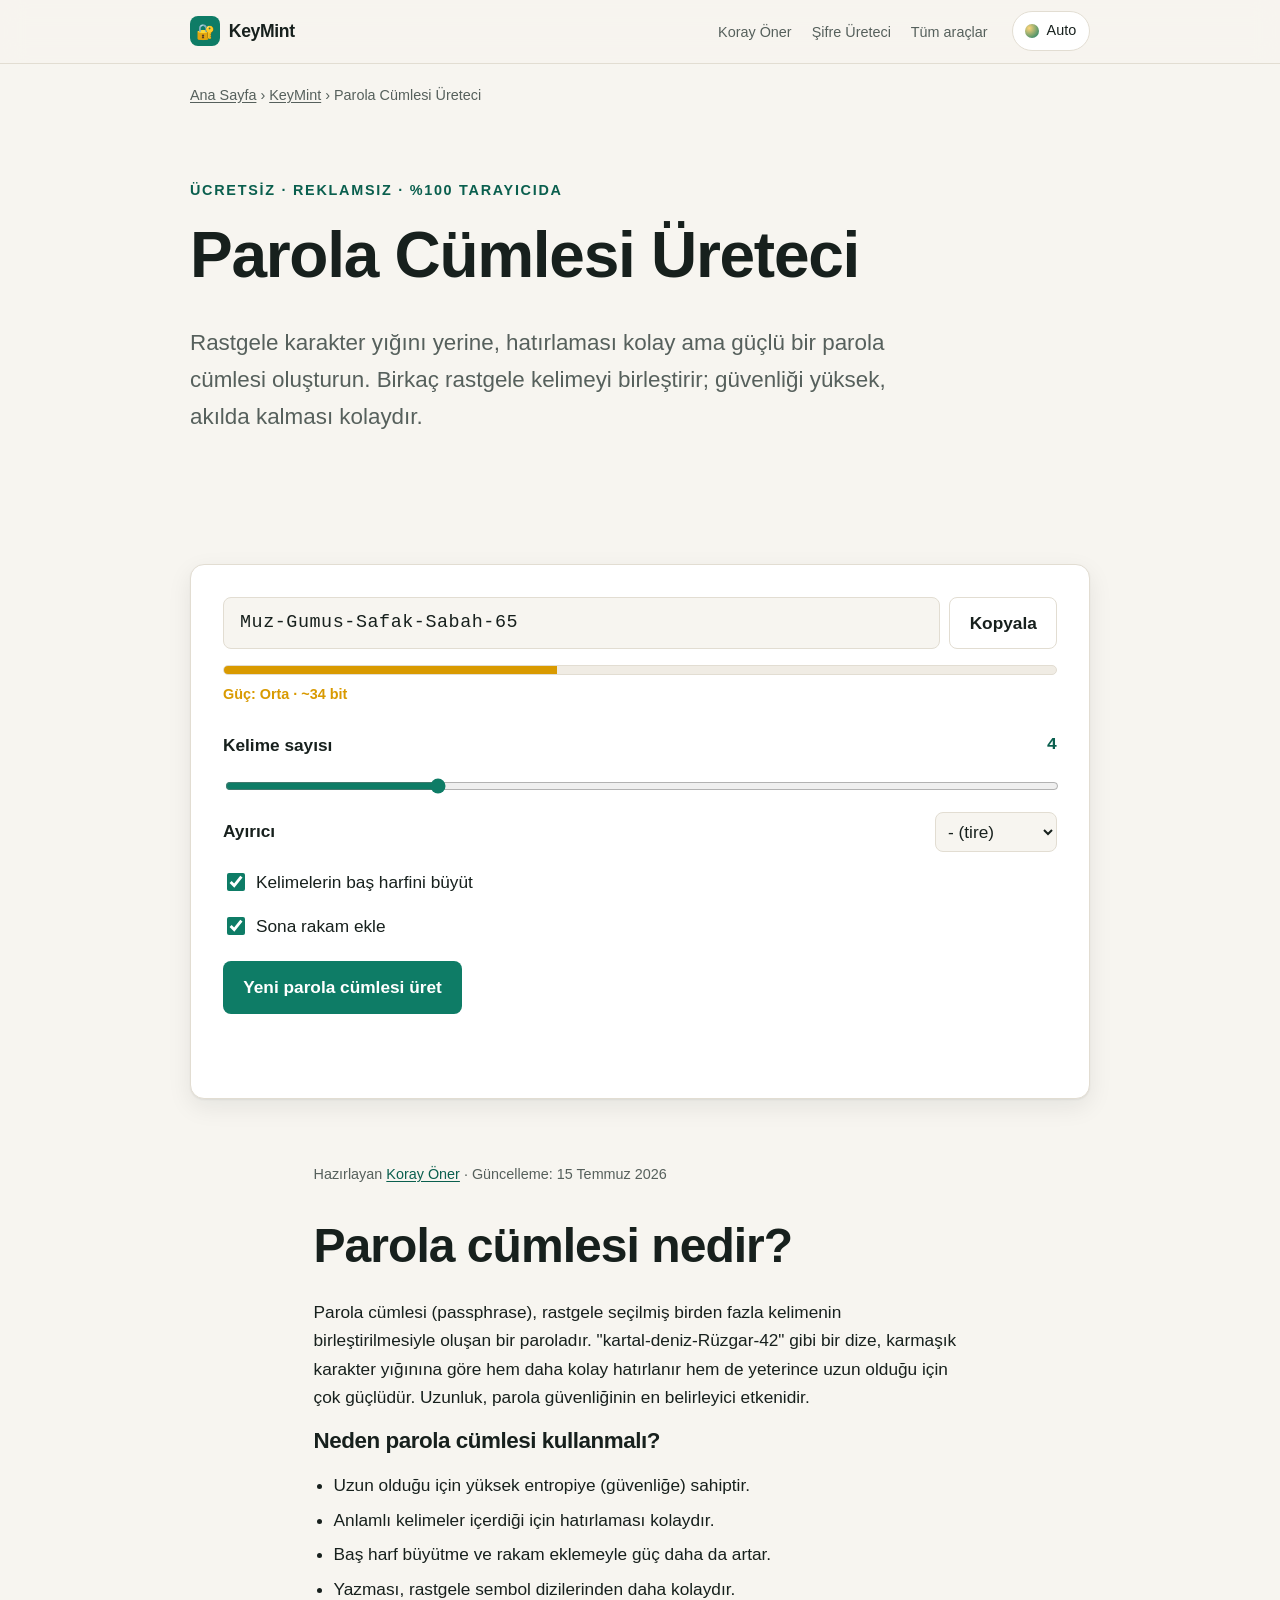
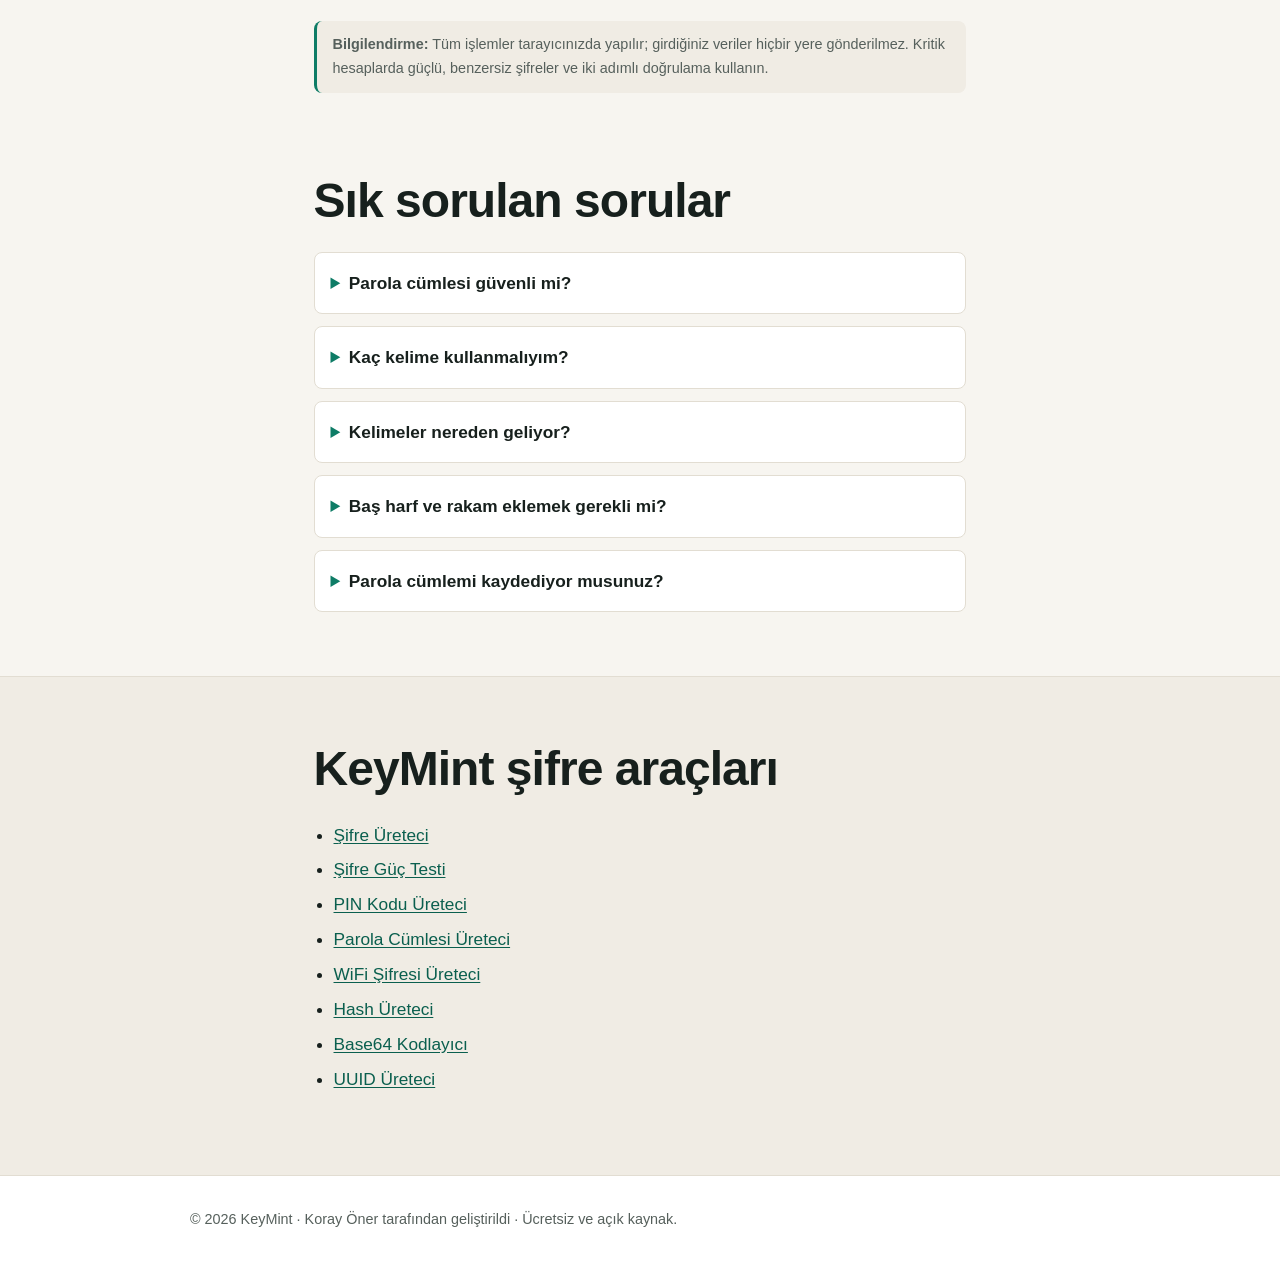
<file: parola-cumlesi/index.html>
<!DOCTYPE html>
<html lang="tr" data-theme="auto">
<head>
  <!-- Google tag (gtag.js) -->
  <script async src="https://www.googletagmanager.com/gtag/js?id=G-2GNZPW1LPT"></script>
  <script>
    window.dataLayer = window.dataLayer || [];
    function gtag(){dataLayer.push(arguments);}
    gtag('js', new Date());
    gtag('config', 'G-2GNZPW1LPT');
  </script>
  <meta charset="UTF-8">
  <meta name="viewport" content="width=device-width, initial-scale=1">
  <title>Parola Cümlesi Üreteci — Kolay Hatırlanan Güçlü Parola | Koray Öner</title>
  <meta name="description" content="Parola cümlesi (passphrase) üreteci: kolay hatırlanan ama güçlü, kelimelerden oluşan parolalar oluşturun. Kelime sayısı, ayırıcı ve rakam seçenekleriyle. Ücretsiz ve tamamen tarayıcıda.">
  <meta name="author" content="Koray Öner">
  <link rel="author" href="https://github.com/onerkoray">
  <meta name="theme-color" content="#0e7c66" media="(prefers-color-scheme: light)">
  <meta name="theme-color" content="#0b0d10" media="(prefers-color-scheme: dark)">
  <meta name="color-scheme" content="light dark">
  <meta name="robots" content="index, follow, max-image-preview:large, max-snippet:-1">
  <link rel="canonical" href="https://onerkoray.github.io/keymint/parola-cumlesi/">

  <link rel="icon" href="../favicon.svg" type="image/svg+xml">

  <meta property="og:type" content="website">
  <meta property="og:site_name" content="Koray Öner">
  <meta property="og:title" content="Parola Cümlesi Üreteci — Kolay ve Güçlü">
  <meta property="og:description" content="Kelimelerden oluşan, hatırlaması kolay güçlü parolalar oluşturun.">
  <meta property="og:url" content="https://onerkoray.github.io/keymint/parola-cumlesi/">
  <meta property="og:locale" content="tr_TR">
  <meta property="og:image" content="https://onerkoray.github.io/images/parola-cumlesi-koray-oner.png">
  <meta property="og:image:width" content="1200">
  <meta property="og:image:height" content="630">
  <meta property="og:image:alt" content="Parola Cümlesi Üreteci — Koray Öner">
  <meta name="twitter:card" content="summary_large_image">
  <meta name="twitter:title" content="Parola Cümlesi Üreteci — Kolay ve Güçlü">
  <meta name="twitter:description" content="Kelimelerden oluşan, hatırlaması kolay güçlü parolalar oluşturun.">
  <meta name="twitter:image" content="https://onerkoray.github.io/images/parola-cumlesi-koray-oner.png">

  <link rel="stylesheet" href="../style.css">

  <script type="application/ld+json">
  {
    "@context": "https://schema.org",
    "@graph": [
      {
        "@type": "WebApplication",
        "@id": "https://onerkoray.github.io/keymint/parola-cumlesi/#app",
        "name": "Parola Cümlesi Üreteci",
        "url": "https://onerkoray.github.io/keymint/parola-cumlesi/",
        "image": "https://onerkoray.github.io/images/parola-cumlesi-koray-oner.png",
        "applicationCategory": "SecurityApplication",
        "operatingSystem": "Any (web browser)",
        "inLanguage": "tr",
        "isAccessibleForFree": true,
        "offers": { "@type": "Offer", "price": "0", "priceCurrency": "TRY" },
        "description": "Parola cümlesi (passphrase) üreteci: kolay hatırlanan ama güçlü, kelimelerden oluşan parolalar oluşturun. Kelime sayısı, ayırıcı ve rakam seçenekleriyle. Ücretsiz ve tamamen tarayıcıda.",
        "author": { "@id": "https://onerkoray.github.io/#oner-koray" },
        "creator": { "@id": "https://onerkoray.github.io/#oner-koray" },
        "publisher": { "@id": "https://onerkoray.github.io/#oner-koray" }
      },
      {
        "@type": "Person",
        "@id": "https://onerkoray.github.io/#oner-koray",
        "name": "Koray Öner",
        "url": "https://onerkoray.github.io/",
        "jobTitle": "Yazılım Geliştirici",
        "sameAs": [
          "https://github.com/onerkoray",
          "https://www.linkedin.com/in/korayoner/",
          "https://substack.com/@korayner",
          "https://www.xing.com/profile/Koray_Oener015108",
          "https://dl.acm.org/profile/81100070426",
          "https://metu.academia.edu/KorayÖner",
          "https://500px.com/p/korayoner",
          "https://www.reddit.com/user/Affectionate_Fig3049"
        ]
      },
      {
        "@type": "BreadcrumbList",
        "itemListElement": [
          { "@type": "ListItem", "position": 1, "name": "Ana Sayfa", "item": "https://onerkoray.github.io/" },
          { "@type": "ListItem", "position": 2, "name": "KeyMint", "item": "https://onerkoray.github.io/keymint/" },
          { "@type": "ListItem", "position": 3, "name": "Parola Cümlesi Üreteci", "item": "https://onerkoray.github.io/keymint/parola-cumlesi/" }
        ]
      },
      {
        "@type": "FAQPage",
        "mainEntity": [
          { "@type": "Question", "name": "Parola cümlesi güvenli mi?", "acceptedAnswer": { "@type": "Answer", "text": "Evet. Yeterince kelime (4 ve üzeri) içeren bir parola cümlesi, kısa karmaşık şifrelerden bile daha güçlü olabilir çünkü toplam uzunluğu yüksektir." } },
          { "@type": "Question", "name": "Kaç kelime kullanmalıyım?", "acceptedAnswer": { "@type": "Answer", "text": "En az 4 kelime önerilir. Daha kritik hesaplar için 5-6 kelime kullanabilirsiniz." } },
          { "@type": "Question", "name": "Kelimeler nereden geliyor?", "acceptedAnswer": { "@type": "Answer", "text": "Araç, tarayıcınızda gömülü bir Türkçe kelime listesinden kriptografik rastgelelikle seçim yapar; hiçbir veri gönderilmez." } },
          { "@type": "Question", "name": "Baş harf ve rakam eklemek gerekli mi?", "acceptedAnswer": { "@type": "Answer", "text": "Zorunlu değil ama güvenliği artırır ve büyük harf/rakam isteyen sitelerin kurallarını karşılar." } },
          { "@type": "Question", "name": "Parola cümlemi kaydediyor musunuz?", "acceptedAnswer": { "@type": "Answer", "text": "Hayır. Üretim tamamen cihazınızda yapılır; hiçbir yere gönderilmez." } }
        ]
      }
    ]
  }
  </script>
</head>
<body>
  <a class="skip-link" href="#main">İçeriğe geç</a>

  <header class="site-header" role="banner">
    <div class="wrap header-inner">
      <a class="brand" href="../" aria-label="KeyMint ana sayfa">
        <span class="brand-mark" aria-hidden="true">🔐</span>
        <span class="brand-name">KeyMint</span>
      </a>
      <nav class="site-nav" aria-label="Birincil">
        <ul>
          <li><a href="https://onerkoray.github.io/">Koray Öner</a></li>
          <li><a href="../">Şifre Üreteci</a></li>
          <li><a href="../#araclar">Tüm araçlar</a></li>
        </ul>
      </nav>
      <button class="theme-toggle" type="button" id="themeToggle" aria-label="Temayı değiştir">
        <span class="theme-toggle-icon" aria-hidden="true"></span>
        <span class="theme-toggle-label">Tema</span>
      </button>
    </div>
  </header>

  <main id="main">
    <nav class="breadcrumb wrap" aria-label="Site haritası">
      <a href="https://onerkoray.github.io/">Ana Sayfa</a> <span aria-hidden="true">›</span>
      <a href="../">KeyMint</a> <span aria-hidden="true">›</span> Parola Cümlesi Üreteci
    </nav>

    <section class="hero" aria-labelledby="hero-title">
      <div class="wrap">
        <p class="eyebrow">Ücretsiz · Reklamsız · %100 tarayıcıda</p>
        <h1 id="hero-title">Parola Cümlesi Üreteci</h1>
        <p class="lede">Rastgele karakter yığını yerine, hatırlaması kolay ama güçlü bir parola cümlesi oluşturun. Birkaç rastgele kelimeyi birleştirir; güvenliği yüksek, akılda kalması kolaydır.</p>
      </div>
    </section>

    <section id="arac" aria-label="Araç">
      <div class="wrap">
        <div class="tool">
          <div class="pw-output">
            <input type="text" id="phrase" readonly aria-label="Üretilen parola cümlesi" placeholder="Parola cümleniz burada görünecek">
            <button class="btn btn-ghost" type="button" id="copyBtn">Kopyala</button>
          </div>
          <div class="meter" aria-hidden="true"><div class="meter-bar" id="meterBar"></div></div>
          <p class="strength-label" id="strength" aria-live="polite">Güç: —</p>
          <div class="options">
            <div class="option-row"><label for="count">Kelime sayısı</label><span class="count-badge" id="countVal">4</span></div>
            <input type="range" id="count" min="3" max="7" value="4" aria-label="Kelime sayısı">
            <div class="option-row"><label for="sep">Ayırıcı</label>
              <select id="sep" style="font:inherit;padding:.5rem;border-radius:8px;border:1px solid var(--border);background:var(--bg);color:var(--text);">
                <option value="-">- (tire)</option><option value="_">_ (alt çizgi)</option><option value=".">. (nokta)</option><option value=" ">boşluk</option>
              </select>
            </div>
            <label class="check"><input type="checkbox" id="cap" checked> Kelimelerin baş harfini büyüt</label>
            <label class="check"><input type="checkbox" id="num" checked> Sona rakam ekle</label>
          </div>
          <div class="pw-actions"><button class="btn btn-primary" type="button" id="genBtn">Yeni parola cümlesi üret</button></div>
          <p class="status" id="status" role="status" aria-live="polite"></p>
        </div>
      </div>
    </section>

    <article class="content">
      <div class="wrap prose">
        <p class="byline muted">Hazırlayan <a href="https://onerkoray.github.io/#about" rel="author">Koray Öner</a> · Güncelleme: 15 Temmuz 2026</p>
        <h2>Parola cümlesi nedir?</h2>
        <p>Parola cümlesi (passphrase), rastgele seçilmiş birden fazla kelimenin birleştirilmesiyle oluşan bir paroladır. "kartal-deniz-Rüzgar-42" gibi bir dize, karmaşık karakter yığınına göre hem daha kolay hatırlanır hem de yeterince uzun olduğu için çok güçlüdür. Uzunluk, parola güvenliğinin en belirleyici etkenidir.</p>
        <h3>Neden parola cümlesi kullanmalı?</h3>
        <ul>
          <li>Uzun olduğu için yüksek entropiye (güvenliğe) sahiptir.</li>
          <li>Anlamlı kelimeler içerdiği için hatırlaması kolaydır.</li>
          <li>Baş harf büyütme ve rakam eklemeyle güç daha da artar.</li>
          <li>Yazması, rastgele sembol dizilerinden daha kolaydır.</li>
        </ul>
        <p class="disclaimer muted"><strong>Bilgilendirme:</strong> Tüm işlemler tarayıcınızda yapılır; girdiğiniz veriler hiçbir yere gönderilmez. Kritik hesaplarda güçlü, benzersiz şifreler ve iki adımlı doğrulama kullanın.</p>
      </div>
    </article>

    <section id="sss" class="faq">
      <div class="wrap prose">
        <h2>Sık sorulan sorular</h2>
        <div class="faq-list">
          <details><summary>Parola cümlesi güvenli mi?</summary><p>Evet. Yeterince kelime (4 ve üzeri) içeren bir parola cümlesi, kısa karmaşık şifrelerden bile daha güçlü olabilir çünkü toplam uzunluğu yüksektir.</p></details>
          <details><summary>Kaç kelime kullanmalıyım?</summary><p>En az 4 kelime önerilir. Daha kritik hesaplar için 5-6 kelime kullanabilirsiniz.</p></details>
          <details><summary>Kelimeler nereden geliyor?</summary><p>Araç, tarayıcınızda gömülü bir Türkçe kelime listesinden kriptografik rastgelelikle seçim yapar; hiçbir veri gönderilmez.</p></details>
          <details><summary>Baş harf ve rakam eklemek gerekli mi?</summary><p>Zorunlu değil ama güvenliği artırır ve büyük harf/rakam isteyen sitelerin kurallarını karşılar.</p></details>
          <details><summary>Parola cümlemi kaydediyor musunuz?</summary><p>Hayır. Üretim tamamen cihazınızda yapılır; hiçbir yere gönderilmez.</p></details>
        </div>
      </div>
    </section>

    <section class="related">
      <div class="wrap prose">
        <h2>KeyMint şifre araçları</h2>
        <ul>
          <li><a href="../">Şifre Üreteci</a></li>
          <li><a href="../sifre-guc-testi/">Şifre Güç Testi</a></li>
          <li><a href="../pin-uretici/">PIN Kodu Üreteci</a></li>
          <li><a href="../parola-cumlesi/">Parola Cümlesi Üreteci</a></li>
          <li><a href="../wifi-sifresi/">WiFi Şifresi Üreteci</a></li>
          <li><a href="../hash-uretici/">Hash Üreteci</a></li>
          <li><a href="../base64/">Base64 Kodlayıcı</a></li>
          <li><a href="../uuid-uretici/">UUID Üreteci</a></li>
        </ul>
      </div>
    </section>
  </main>

  <footer class="site-footer" role="contentinfo">
    <div class="wrap footer-legal">
      <p class="muted">© <span id="year">2026</span> KeyMint · Koray Öner tarafından geliştirildi · Ücretsiz ve açık kaynak.</p>
    </div>
  </footer>

  <script src="../common.js" defer></script>
  <script src="script.js" defer></script>
</body>
</html>
</file>
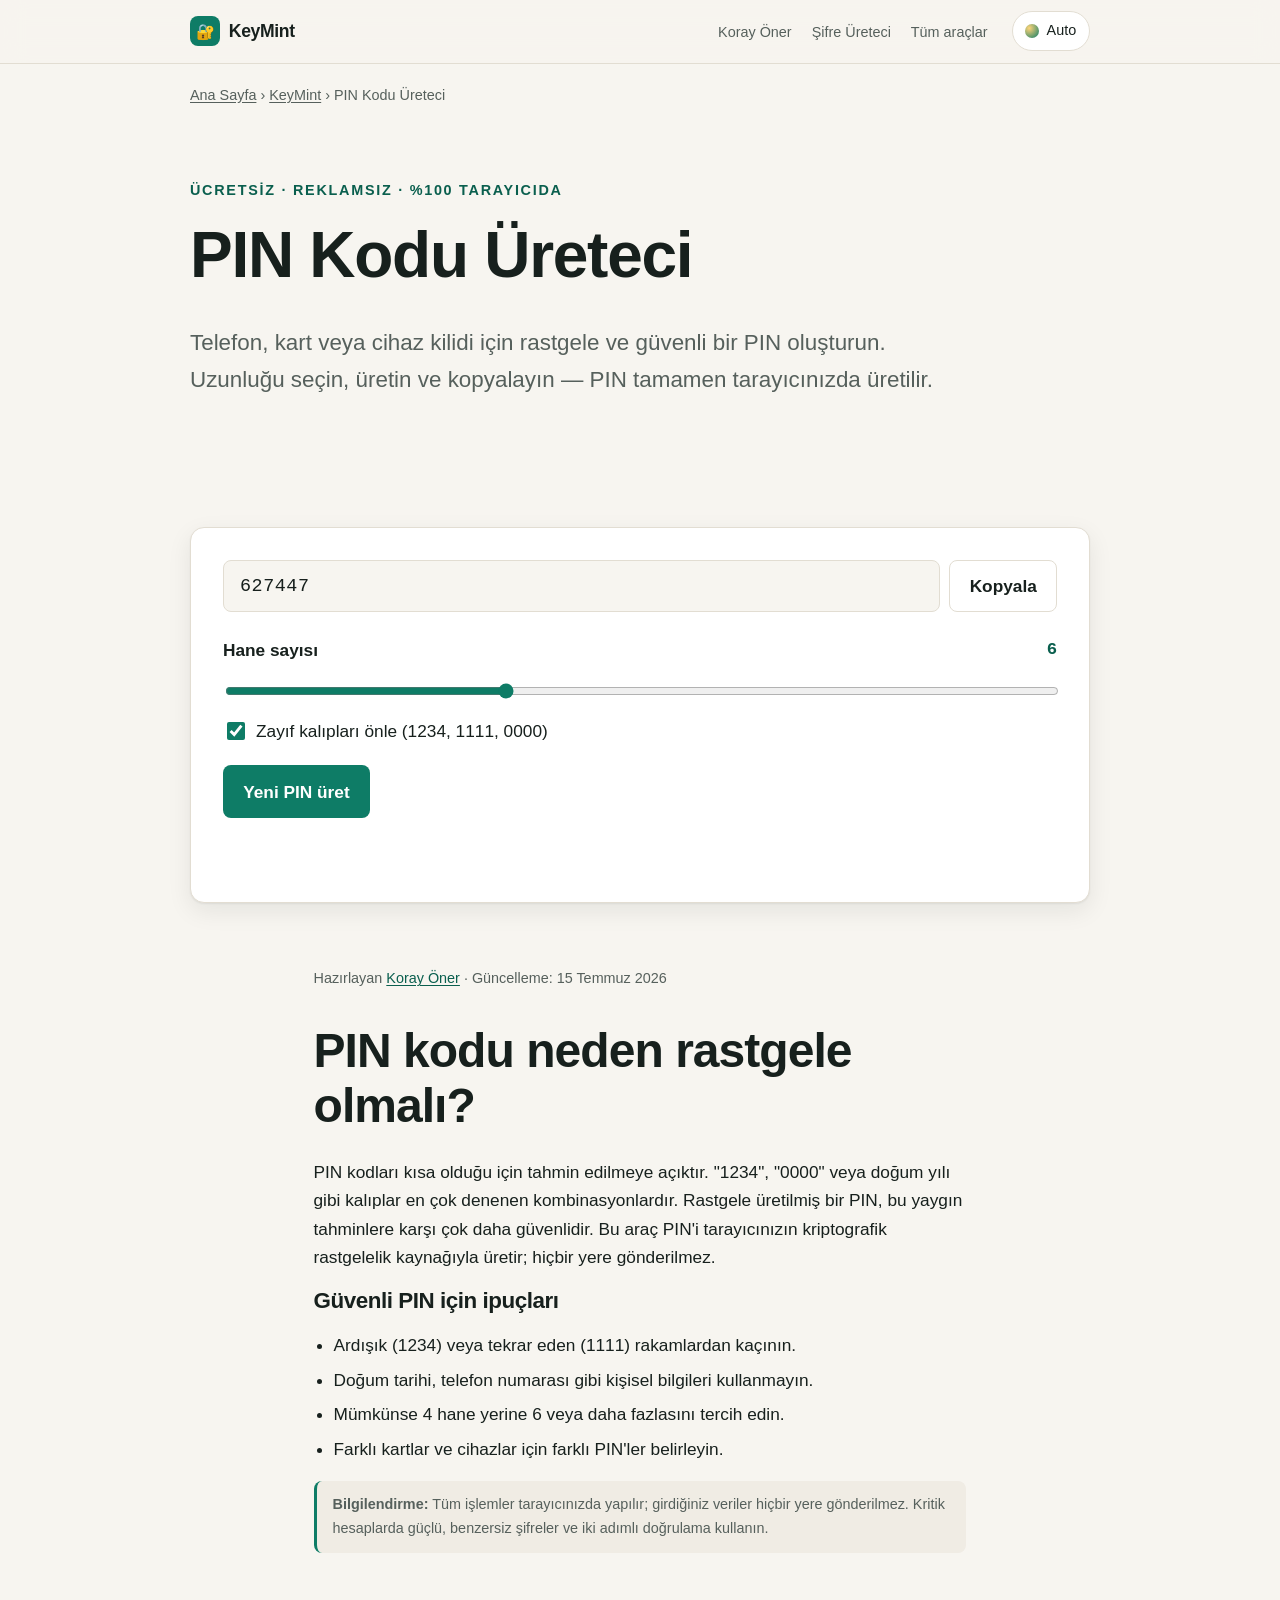
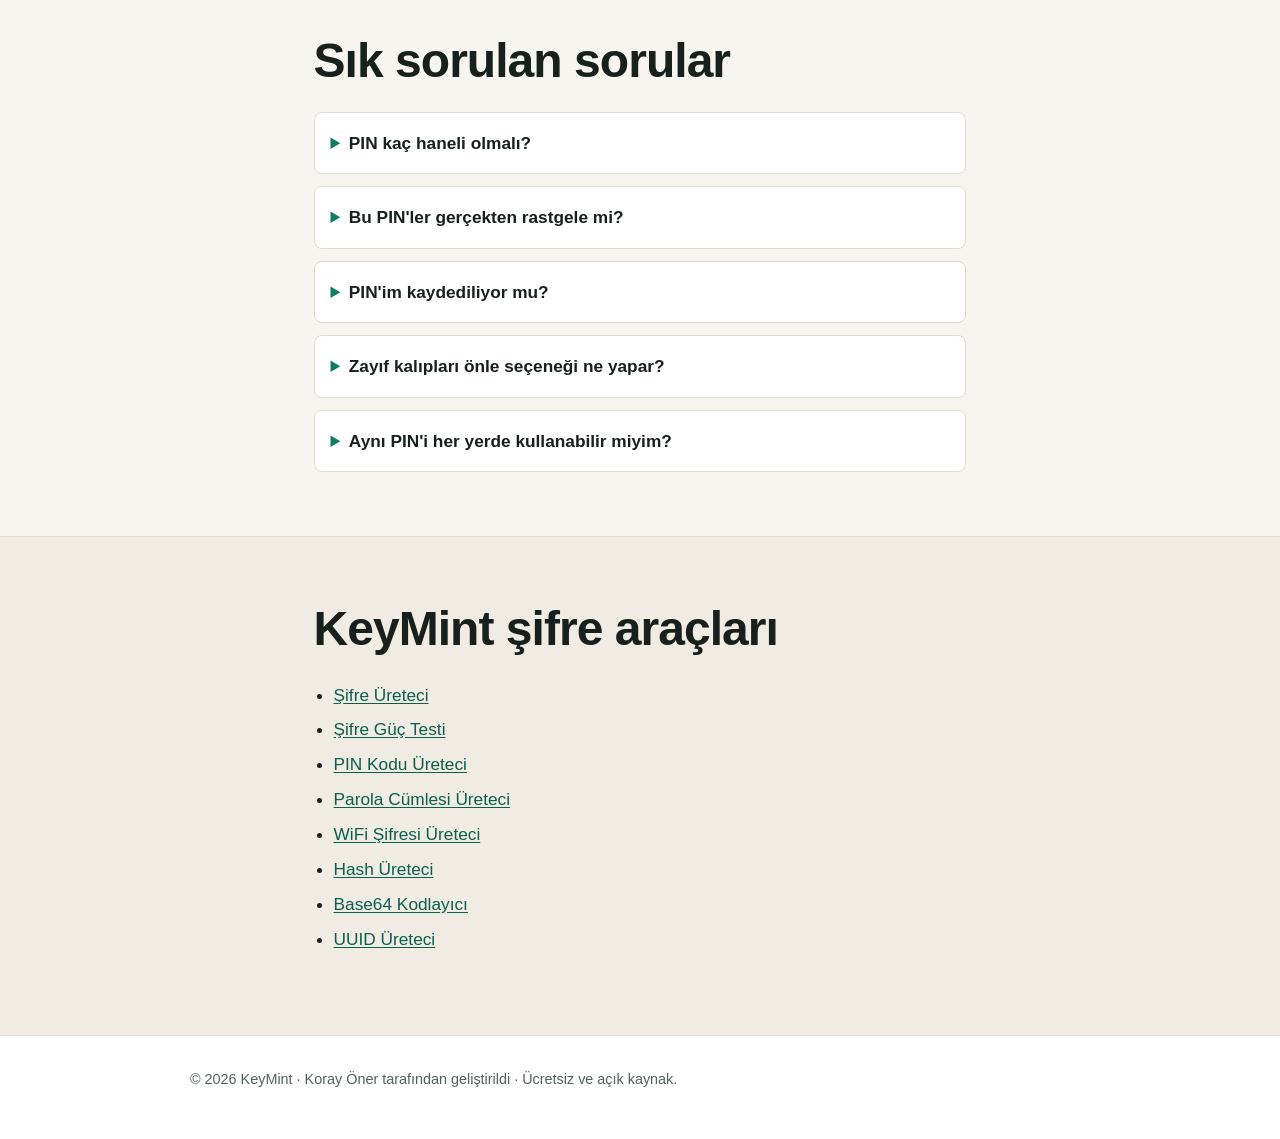
<file: pin-uretici/index.html>
<!DOCTYPE html>
<html lang="tr" data-theme="auto">
<head>
  <!-- Google tag (gtag.js) -->
  <script async src="https://www.googletagmanager.com/gtag/js?id=G-2GNZPW1LPT"></script>
  <script>
    window.dataLayer = window.dataLayer || [];
    function gtag(){dataLayer.push(arguments);}
    gtag('js', new Date());
    gtag('config', 'G-2GNZPW1LPT');
  </script>
  <meta charset="UTF-8">
  <meta name="viewport" content="width=device-width, initial-scale=1">
  <title>PIN Kodu Üreteci — Rastgele Güvenli PIN Oluştur | Koray Öner</title>
  <meta name="description" content="PIN kodu üreteci: 4, 6 veya 8 haneli rastgele ve güvenli PIN oluşturun. Kriptografik rastgelelik, zayıf kalıp uyarısı, tek tıkla kopyalama. Ücretsiz ve tamamen tarayıcıda.">
  <meta name="author" content="Koray Öner">
  <link rel="author" href="https://github.com/onerkoray">
  <meta name="theme-color" content="#0e7c66" media="(prefers-color-scheme: light)">
  <meta name="theme-color" content="#0b0d10" media="(prefers-color-scheme: dark)">
  <meta name="color-scheme" content="light dark">
  <meta name="robots" content="index, follow, max-image-preview:large, max-snippet:-1">
  <link rel="canonical" href="https://onerkoray.github.io/keymint/pin-uretici/">

  <link rel="icon" href="../favicon.svg" type="image/svg+xml">

  <meta property="og:type" content="website">
  <meta property="og:site_name" content="Koray Öner">
  <meta property="og:title" content="PIN Kodu Üreteci — Rastgele Güvenli PIN">
  <meta property="og:description" content="4, 6 veya 8 haneli rastgele PIN oluşturun. Ücretsiz ve tamamen tarayıcıda.">
  <meta property="og:url" content="https://onerkoray.github.io/keymint/pin-uretici/">
  <meta property="og:locale" content="tr_TR">
  <meta property="og:image" content="https://onerkoray.github.io/images/pin-uretici-koray-oner.png">
  <meta property="og:image:width" content="1200">
  <meta property="og:image:height" content="630">
  <meta property="og:image:alt" content="PIN Kodu Üreteci — Koray Öner">
  <meta name="twitter:card" content="summary_large_image">
  <meta name="twitter:title" content="PIN Kodu Üreteci — Rastgele Güvenli PIN">
  <meta name="twitter:description" content="4, 6 veya 8 haneli rastgele PIN oluşturun. Ücretsiz ve tamamen tarayıcıda.">
  <meta name="twitter:image" content="https://onerkoray.github.io/images/pin-uretici-koray-oner.png">

  <link rel="stylesheet" href="../style.css">

  <script type="application/ld+json">
  {
    "@context": "https://schema.org",
    "@graph": [
      {
        "@type": "WebApplication",
        "@id": "https://onerkoray.github.io/keymint/pin-uretici/#app",
        "name": "PIN Kodu Üreteci",
        "url": "https://onerkoray.github.io/keymint/pin-uretici/",
        "image": "https://onerkoray.github.io/images/pin-uretici-koray-oner.png",
        "applicationCategory": "SecurityApplication",
        "operatingSystem": "Any (web browser)",
        "inLanguage": "tr",
        "isAccessibleForFree": true,
        "offers": { "@type": "Offer", "price": "0", "priceCurrency": "TRY" },
        "description": "PIN kodu üreteci: 4, 6 veya 8 haneli rastgele ve güvenli PIN oluşturun. Kriptografik rastgelelik, zayıf kalıp uyarısı, tek tıkla kopyalama. Ücretsiz ve tamamen tarayıcıda.",
        "author": { "@id": "https://onerkoray.github.io/#oner-koray" },
        "creator": { "@id": "https://onerkoray.github.io/#oner-koray" },
        "publisher": { "@id": "https://onerkoray.github.io/#oner-koray" }
      },
      {
        "@type": "Person",
        "@id": "https://onerkoray.github.io/#oner-koray",
        "name": "Koray Öner",
        "url": "https://onerkoray.github.io/",
        "jobTitle": "Yazılım Geliştirici",
        "sameAs": [
          "https://github.com/onerkoray",
          "https://www.linkedin.com/in/korayoner/",
          "https://substack.com/@korayner",
          "https://www.xing.com/profile/Koray_Oener015108",
          "https://dl.acm.org/profile/81100070426",
          "https://metu.academia.edu/KorayÖner",
          "https://500px.com/p/korayoner",
          "https://www.reddit.com/user/Affectionate_Fig3049"
        ]
      },
      {
        "@type": "BreadcrumbList",
        "itemListElement": [
          { "@type": "ListItem", "position": 1, "name": "Ana Sayfa", "item": "https://onerkoray.github.io/" },
          { "@type": "ListItem", "position": 2, "name": "KeyMint", "item": "https://onerkoray.github.io/keymint/" },
          { "@type": "ListItem", "position": 3, "name": "PIN Kodu Üreteci", "item": "https://onerkoray.github.io/keymint/pin-uretici/" }
        ]
      },
      {
        "@type": "FAQPage",
        "mainEntity": [
          { "@type": "Question", "name": "PIN kaç haneli olmalı?", "acceptedAnswer": { "@type": "Answer", "text": "Mümkünse 6 hane veya daha fazlasını tercih edin. 4 hane 10.000 olasılık sunarken, 6 hane 1.000.000 olasılık sunar ve tahmin edilmesi çok daha zordur." } },
          { "@type": "Question", "name": "Bu PIN'ler gerçekten rastgele mi?", "acceptedAnswer": { "@type": "Answer", "text": "Evet. Kriptografik rastgelelik için tarayıcının crypto.getRandomValues fonksiyonu kullanılır." } },
          { "@type": "Question", "name": "PIN'im kaydediliyor mu?", "acceptedAnswer": { "@type": "Answer", "text": "Hayır. PIN tamamen cihazınızda üretilir ve hiçbir yere gönderilmez." } },
          { "@type": "Question", "name": "Zayıf kalıpları önle seçeneği ne yapar?", "acceptedAnswer": { "@type": "Answer", "text": "1234, 0000 veya 1111 gibi çok sık kullanılan tahmin edilebilir dizileri üretimden eler." } },
          { "@type": "Question", "name": "Aynı PIN'i her yerde kullanabilir miyim?", "acceptedAnswer": { "@type": "Answer", "text": "Kullanmayın. Her kart ve cihaz için ayrı PIN belirlemek güvenliğinizi artırır." } }
        ]
      }
    ]
  }
  </script>
</head>
<body>
  <a class="skip-link" href="#main">İçeriğe geç</a>

  <header class="site-header" role="banner">
    <div class="wrap header-inner">
      <a class="brand" href="../" aria-label="KeyMint ana sayfa">
        <span class="brand-mark" aria-hidden="true">🔐</span>
        <span class="brand-name">KeyMint</span>
      </a>
      <nav class="site-nav" aria-label="Birincil">
        <ul>
          <li><a href="https://onerkoray.github.io/">Koray Öner</a></li>
          <li><a href="../">Şifre Üreteci</a></li>
          <li><a href="../#araclar">Tüm araçlar</a></li>
        </ul>
      </nav>
      <button class="theme-toggle" type="button" id="themeToggle" aria-label="Temayı değiştir">
        <span class="theme-toggle-icon" aria-hidden="true"></span>
        <span class="theme-toggle-label">Tema</span>
      </button>
    </div>
  </header>

  <main id="main">
    <nav class="breadcrumb wrap" aria-label="Site haritası">
      <a href="https://onerkoray.github.io/">Ana Sayfa</a> <span aria-hidden="true">›</span>
      <a href="../">KeyMint</a> <span aria-hidden="true">›</span> PIN Kodu Üreteci
    </nav>

    <section class="hero" aria-labelledby="hero-title">
      <div class="wrap">
        <p class="eyebrow">Ücretsiz · Reklamsız · %100 tarayıcıda</p>
        <h1 id="hero-title">PIN Kodu Üreteci</h1>
        <p class="lede">Telefon, kart veya cihaz kilidi için rastgele ve güvenli bir PIN oluşturun. Uzunluğu seçin, üretin ve kopyalayın — PIN tamamen tarayıcınızda üretilir.</p>
      </div>
    </section>

    <section id="arac" aria-label="Araç">
      <div class="wrap">
        <div class="tool">
          <div class="pw-output">
            <input type="text" id="pin" readonly aria-label="Üretilen PIN" placeholder="PIN burada görünecek">
            <button class="btn btn-ghost" type="button" id="copyBtn">Kopyala</button>
          </div>
          <div class="options">
            <div class="option-row"><label for="len">Hane sayısı</label><span class="count-badge" id="lenVal">6</span></div>
            <input type="range" id="len" min="3" max="12" value="6" aria-label="Hane sayısı">
            <label class="check"><input type="checkbox" id="avoidWeak" checked> Zayıf kalıpları önle (1234, 1111, 0000)</label>
          </div>
          <div class="pw-actions"><button class="btn btn-primary" type="button" id="genBtn">Yeni PIN üret</button></div>
          <p class="status" id="status" role="status" aria-live="polite"></p>
        </div>
      </div>
    </section>

    <article class="content">
      <div class="wrap prose">
        <p class="byline muted">Hazırlayan <a href="https://onerkoray.github.io/#about" rel="author">Koray Öner</a> · Güncelleme: 15 Temmuz 2026</p>
        <h2>PIN kodu neden rastgele olmalı?</h2>
        <p>PIN kodları kısa olduğu için tahmin edilmeye açıktır. "1234", "0000" veya doğum yılı gibi kalıplar en çok denenen kombinasyonlardır. Rastgele üretilmiş bir PIN, bu yaygın tahminlere karşı çok daha güvenlidir. Bu araç PIN'i tarayıcınızın kriptografik rastgelelik kaynağıyla üretir; hiçbir yere gönderilmez.</p>
        <h3>Güvenli PIN için ipuçları</h3>
        <ul>
          <li>Ardışık (1234) veya tekrar eden (1111) rakamlardan kaçının.</li>
          <li>Doğum tarihi, telefon numarası gibi kişisel bilgileri kullanmayın.</li>
          <li>Mümkünse 4 hane yerine 6 veya daha fazlasını tercih edin.</li>
          <li>Farklı kartlar ve cihazlar için farklı PIN'ler belirleyin.</li>
        </ul>
        <p class="disclaimer muted"><strong>Bilgilendirme:</strong> Tüm işlemler tarayıcınızda yapılır; girdiğiniz veriler hiçbir yere gönderilmez. Kritik hesaplarda güçlü, benzersiz şifreler ve iki adımlı doğrulama kullanın.</p>
      </div>
    </article>

    <section id="sss" class="faq">
      <div class="wrap prose">
        <h2>Sık sorulan sorular</h2>
        <div class="faq-list">
          <details><summary>PIN kaç haneli olmalı?</summary><p>Mümkünse 6 hane veya daha fazlasını tercih edin. 4 hane 10.000 olasılık sunarken, 6 hane 1.000.000 olasılık sunar ve tahmin edilmesi çok daha zordur.</p></details>
          <details><summary>Bu PIN'ler gerçekten rastgele mi?</summary><p>Evet. Kriptografik rastgelelik için tarayıcının crypto.getRandomValues fonksiyonu kullanılır.</p></details>
          <details><summary>PIN'im kaydediliyor mu?</summary><p>Hayır. PIN tamamen cihazınızda üretilir ve hiçbir yere gönderilmez.</p></details>
          <details><summary>Zayıf kalıpları önle seçeneği ne yapar?</summary><p>1234, 0000 veya 1111 gibi çok sık kullanılan tahmin edilebilir dizileri üretimden eler.</p></details>
          <details><summary>Aynı PIN'i her yerde kullanabilir miyim?</summary><p>Kullanmayın. Her kart ve cihaz için ayrı PIN belirlemek güvenliğinizi artırır.</p></details>
        </div>
      </div>
    </section>

    <section class="related">
      <div class="wrap prose">
        <h2>KeyMint şifre araçları</h2>
        <ul>
          <li><a href="../">Şifre Üreteci</a></li>
          <li><a href="../sifre-guc-testi/">Şifre Güç Testi</a></li>
          <li><a href="../pin-uretici/">PIN Kodu Üreteci</a></li>
          <li><a href="../parola-cumlesi/">Parola Cümlesi Üreteci</a></li>
          <li><a href="../wifi-sifresi/">WiFi Şifresi Üreteci</a></li>
          <li><a href="../hash-uretici/">Hash Üreteci</a></li>
          <li><a href="../base64/">Base64 Kodlayıcı</a></li>
          <li><a href="../uuid-uretici/">UUID Üreteci</a></li>
        </ul>
      </div>
    </section>
  </main>

  <footer class="site-footer" role="contentinfo">
    <div class="wrap footer-legal">
      <p class="muted">© <span id="year">2026</span> KeyMint · Koray Öner tarafından geliştirildi · Ücretsiz ve açık kaynak.</p>
    </div>
  </footer>

  <script src="../common.js" defer></script>
  <script src="script.js" defer></script>
</body>
</html>
</file>
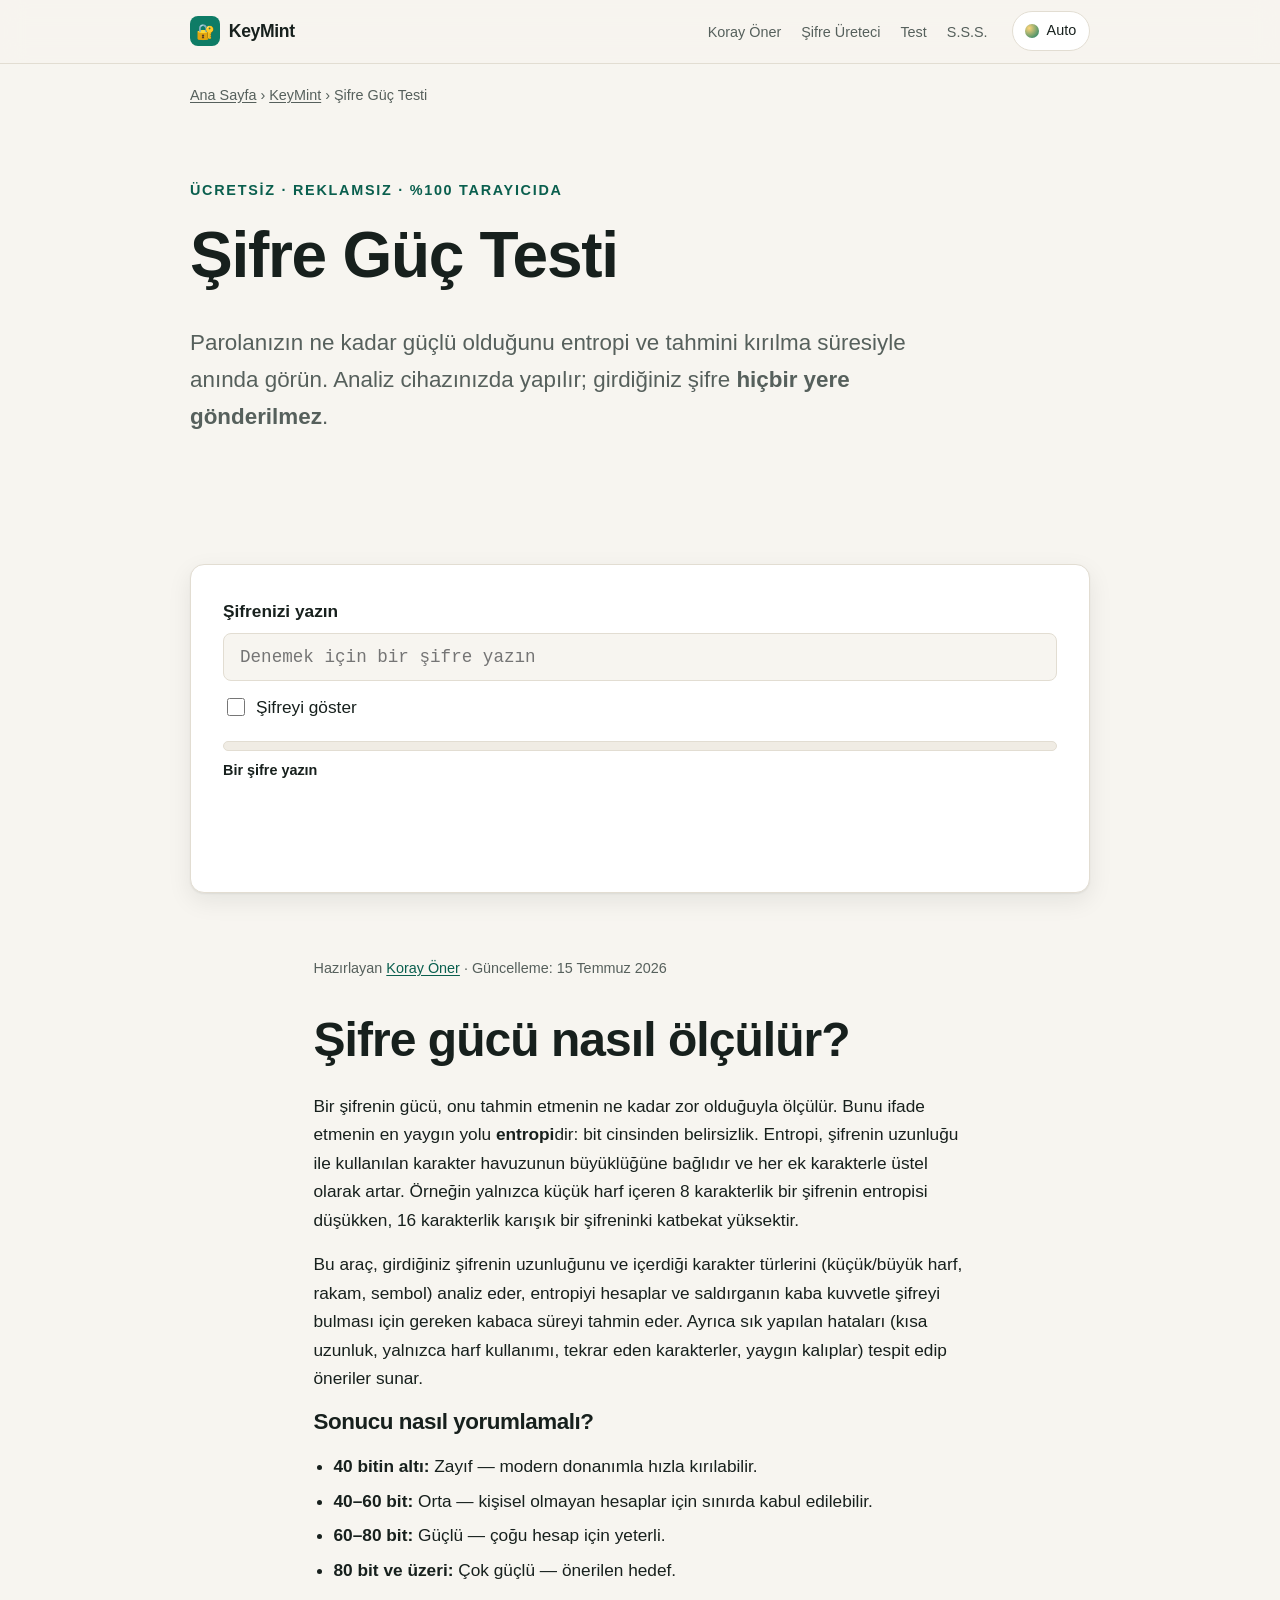
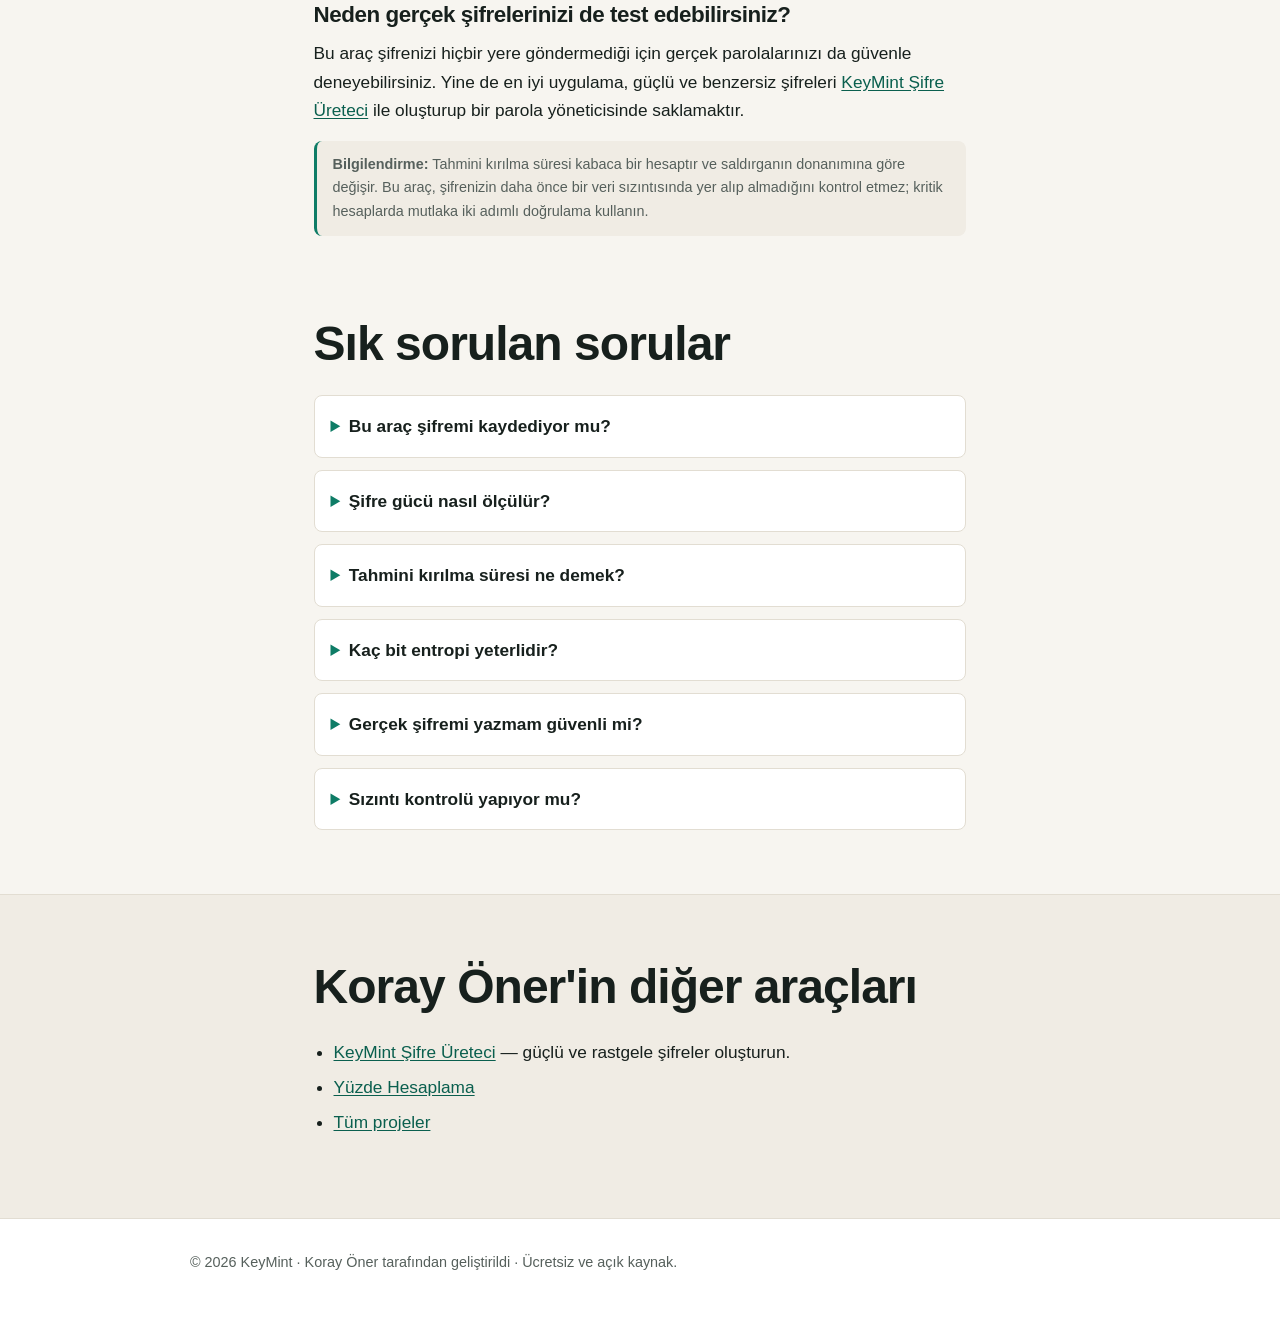
<file: sifre-guc-testi/index.html>
<!DOCTYPE html>
<html lang="tr" data-theme="auto">
<head>
  <!-- Google tag (gtag.js) -->
  <script async src="https://www.googletagmanager.com/gtag/js?id=G-2GNZPW1LPT"></script>
  <script>
    window.dataLayer = window.dataLayer || [];
    function gtag(){dataLayer.push(arguments);}
    gtag('js', new Date());
    gtag('config', 'G-2GNZPW1LPT');
  </script>
  <meta charset="UTF-8">
  <meta name="viewport" content="width=device-width, initial-scale=1">
  <title>Şifre Güç Testi — Parola Güvenlik Kontrolü (Ne Kadar Güçlü?) | Koray Öner</title>
  <meta name="description" content="Şifre güç testi: parolanızın ne kadar güçlü olduğunu, entropi ve tahmini kırılma süresiyle anında ölçün. Tamamen tarayıcıda çalışır, şifreniz hiçbir yere gönderilmez. Ücretsiz ve reklamsız.">
  <meta name="author" content="Koray Öner">
  <link rel="author" href="https://github.com/onerkoray">
  <meta name="theme-color" content="#0e7c66" media="(prefers-color-scheme: light)">
  <meta name="theme-color" content="#0b0d10" media="(prefers-color-scheme: dark)">
  <meta name="color-scheme" content="light dark">
  <meta name="robots" content="index, follow, max-image-preview:large, max-snippet:-1">
  <link rel="canonical" href="https://onerkoray.github.io/keymint/sifre-guc-testi/">

  <link rel="icon" href="../favicon.svg" type="image/svg+xml">

  <meta property="og:type" content="website">
  <meta property="og:site_name" content="Koray Öner">
  <meta property="og:title" content="Şifre Güç Testi — Parolanız Ne Kadar Güçlü?">
  <meta property="og:description" content="Parolanızın gücünü entropi ve tahmini kırılma süresiyle ölçün. Tamamen tarayıcıda, gizli.">
  <meta property="og:url" content="https://onerkoray.github.io/keymint/sifre-guc-testi/">
  <meta property="og:locale" content="tr_TR">
  <meta property="og:image" content="https://onerkoray.github.io/images/sifre-guc-testi-koray-oner.png">
  <meta property="og:image:width" content="1200">
  <meta property="og:image:height" content="630">
  <meta property="og:image:alt" content="Şifre Güç Testi — Koray Öner">
  <meta name="twitter:card" content="summary_large_image">
  <meta name="twitter:title" content="Şifre Güç Testi — Ne Kadar Güçlü?">
  <meta name="twitter:description" content="Parolanızın gücünü anında ölçün. Tamamen tarayıcıda, gizli.">
  <meta name="twitter:image" content="https://onerkoray.github.io/images/sifre-guc-testi-koray-oner.png">

  <link rel="stylesheet" href="../style.css">

  <script type="application/ld+json">
  {
    "@context": "https://schema.org",
    "@graph": [
      {
        "@type": "WebApplication",
        "@id": "https://onerkoray.github.io/keymint/sifre-guc-testi/#app",
        "name": "Şifre Güç Testi",
        "url": "https://onerkoray.github.io/keymint/sifre-guc-testi/",
        "image": "https://onerkoray.github.io/images/sifre-guc-testi-koray-oner.png",
        "applicationCategory": "SecurityApplication",
        "operatingSystem": "Any (web browser)",
        "inLanguage": "tr",
        "isAccessibleForFree": true,
        "offers": { "@type": "Offer", "price": "0", "priceCurrency": "TRY" },
        "description": "Parolanın gücünü entropi ve tahmini kırılma süresiyle ölçen, tarayıcı tabanlı ücretsiz araç.",
        "author": { "@id": "https://onerkoray.github.io/#oner-koray" },
        "creator": { "@id": "https://onerkoray.github.io/#oner-koray" },
        "publisher": { "@id": "https://onerkoray.github.io/#oner-koray" }
      },
      {
        "@type": "Person",
        "@id": "https://onerkoray.github.io/#oner-koray",
        "name": "Koray Öner",
        "url": "https://onerkoray.github.io/",
        "jobTitle": "Yazılım Geliştirici",
        "sameAs": [
          "https://github.com/onerkoray",
          "https://www.linkedin.com/in/korayoner/",
          "https://substack.com/@korayner",
          "https://www.xing.com/profile/Koray_Oener015108",
          "https://dl.acm.org/profile/81100070426",
          "https://metu.academia.edu/KorayÖner",
          "https://500px.com/p/korayoner",
          "https://www.reddit.com/user/Affectionate_Fig3049"
        ]
      },
      {
        "@type": "BreadcrumbList",
        "itemListElement": [
          { "@type": "ListItem", "position": 1, "name": "Ana Sayfa", "item": "https://onerkoray.github.io/" },
          { "@type": "ListItem", "position": 2, "name": "KeyMint", "item": "https://onerkoray.github.io/keymint/" },
          { "@type": "ListItem", "position": 3, "name": "Şifre Güç Testi", "item": "https://onerkoray.github.io/keymint/sifre-guc-testi/" }
        ]
      },
      {
        "@type": "FAQPage",
        "mainEntity": [
          { "@type": "Question", "name": "Şifre güç testi şifremi kaydediyor mu?", "acceptedAnswer": { "@type": "Answer", "text": "Hayır. Analiz tamamen tarayıcınızda yapılır; girdiğiniz parola hiçbir sunucuya gönderilmez ve saklanmaz." } },
          { "@type": "Question", "name": "Şifre gücü nasıl ölçülür?", "acceptedAnswer": { "@type": "Answer", "text": "Şifrenin uzunluğu ve içerdiği karakter türlerinden entropi (bit cinsinden belirsizlik) hesaplanır. Entropi arttıkça şifreyi tahmin etmek üstel olarak zorlaşır." } },
          { "@type": "Question", "name": "Tahmini kırılma süresi ne anlama gelir?", "acceptedAnswer": { "@type": "Answer", "text": "Saldırganın kaba kuvvetle tüm olasılıkları deneyerek şifreyi bulması için gereken ortalama süredir. Yalnızca bir tahmindir; gerçek süre saldırganın gücüne göre değişir." } },
          { "@type": "Question", "name": "Kaç bit entropi yeterlidir?", "acceptedAnswer": { "@type": "Answer", "text": "Genel olarak 60 bit iyi, 80 bit ve üzeri çok güçlü kabul edilir. Bunun için 16 karakter ve karışık karakter türleri önerilir." } }
        ]
      }
    ]
  }
  </script>
</head>
<body>
  <a class="skip-link" href="#main">İçeriğe geç</a>

  <header class="site-header" role="banner">
    <div class="wrap header-inner">
      <a class="brand" href="../" aria-label="KeyMint ana sayfa">
        <span class="brand-mark" aria-hidden="true">🔐</span>
        <span class="brand-name">KeyMint</span>
      </a>
      <nav class="site-nav" aria-label="Birincil">
        <ul>
          <li><a href="https://onerkoray.github.io/">Koray Öner</a></li>
          <li><a href="../">Şifre Üreteci</a></li>
          <li><a href="#test">Test</a></li>
          <li><a href="#sss">S.S.S.</a></li>
        </ul>
      </nav>
      <button class="theme-toggle" type="button" id="themeToggle" aria-label="Temayı değiştir">
        <span class="theme-toggle-icon" aria-hidden="true"></span>
        <span class="theme-toggle-label">Tema</span>
      </button>
    </div>
  </header>

  <main id="main">
    <nav class="breadcrumb wrap" aria-label="Site haritası">
      <a href="https://onerkoray.github.io/">Ana Sayfa</a> <span aria-hidden="true">›</span>
      <a href="../">KeyMint</a> <span aria-hidden="true">›</span> Şifre Güç Testi
    </nav>

    <section class="hero" aria-labelledby="hero-title">
      <div class="wrap">
        <p class="eyebrow">Ücretsiz · Reklamsız · %100 tarayıcıda</p>
        <h1 id="hero-title">Şifre Güç Testi</h1>
        <p class="lede">
          Parolanızın ne kadar güçlü olduğunu entropi ve tahmini kırılma süresiyle anında görün.
          Analiz cihazınızda yapılır; girdiğiniz şifre <strong>hiçbir yere gönderilmez</strong>.
        </p>
      </div>
    </section>

    <section id="test" aria-labelledby="test-title">
      <div class="wrap">
        <h2 id="test-title" class="visually-hidden">Şifre güç testi</h2>
        <div class="tool">
          <label for="pw" style="font-weight:600; display:block; margin-bottom:.5rem;">Şifrenizi yazın</label>
          <input type="password" id="pw" class="pw-check-input" autocomplete="off" autocapitalize="off"
                 spellcheck="false" placeholder="Denemek için bir şifre yazın">
          <label class="check" style="margin-top:.75rem;"><input type="checkbox" id="reveal"> Şifreyi göster</label>

          <div class="meter" aria-hidden="true" style="margin-top:1.25rem;"><div class="meter-bar" id="meterBar"></div></div>
          <p class="strength-label" id="strength" aria-live="polite">Bir şifre yazın</p>

          <output class="result" id="out" aria-live="polite" style="margin-top:1rem;"></output>
          <ul class="feedback" id="feedback"></ul>
        </div>
      </div>
    </section>

    <article class="content">
      <div class="wrap prose">
        <p class="byline muted">Hazırlayan <a href="https://onerkoray.github.io/#about" rel="author">Koray Öner</a> · Güncelleme: 15 Temmuz 2026</p>

        <h2 id="nasil">Şifre gücü nasıl ölçülür?</h2>
        <p>
          Bir şifrenin gücü, onu tahmin etmenin ne kadar zor olduğuyla ölçülür. Bunu ifade etmenin en
          yaygın yolu <strong>entropi</strong>dir: bit cinsinden belirsizlik. Entropi, şifrenin
          uzunluğu ile kullanılan karakter havuzunun büyüklüğüne bağlıdır ve her ek karakterle üstel
          olarak artar. Örneğin yalnızca küçük harf içeren 8 karakterlik bir şifrenin entropisi düşükken,
          16 karakterlik karışık bir şifreninki katbekat yüksektir.
        </p>
        <p>
          Bu araç, girdiğiniz şifrenin uzunluğunu ve içerdiği karakter türlerini (küçük/büyük harf,
          rakam, sembol) analiz eder, entropiyi hesaplar ve saldırganın kaba kuvvetle şifreyi bulması
          için gereken kabaca süreyi tahmin eder. Ayrıca sık yapılan hataları (kısa uzunluk, yalnızca
          harf kullanımı, tekrar eden karakterler, yaygın kalıplar) tespit edip öneriler sunar.
        </p>

        <h3>Sonucu nasıl yorumlamalı?</h3>
        <ul>
          <li><strong>40 bitin altı:</strong> Zayıf — modern donanımla hızla kırılabilir.</li>
          <li><strong>40–60 bit:</strong> Orta — kişisel olmayan hesaplar için sınırda kabul edilebilir.</li>
          <li><strong>60–80 bit:</strong> Güçlü — çoğu hesap için yeterli.</li>
          <li><strong>80 bit ve üzeri:</strong> Çok güçlü — önerilen hedef.</li>
        </ul>

        <h3>Neden gerçek şifrelerinizi de test edebilirsiniz?</h3>
        <p>
          Bu araç şifrenizi hiçbir yere göndermediği için gerçek parolalarınızı da güvenle
          deneyebilirsiniz. Yine de en iyi uygulama, güçlü ve benzersiz şifreleri
          <a href="../">KeyMint Şifre Üreteci</a> ile oluşturup bir parola yöneticisinde saklamaktır.
        </p>

        <p class="disclaimer muted">
          <strong>Bilgilendirme:</strong> Tahmini kırılma süresi kabaca bir hesaptır ve saldırganın
          donanımına göre değişir. Bu araç, şifrenizin daha önce bir veri sızıntısında yer alıp almadığını
          kontrol etmez; kritik hesaplarda mutlaka iki adımlı doğrulama kullanın.
        </p>
      </div>
    </article>

    <section id="sss" class="faq">
      <div class="wrap prose">
        <h2>Sık sorulan sorular</h2>
        <div class="faq-list">
          <details><summary>Bu araç şifremi kaydediyor mu?</summary><p>Hayır. Analiz tamamen tarayıcınızda yapılır; girdiğiniz parola hiçbir yere gönderilmez veya saklanmaz.</p></details>
          <details><summary>Şifre gücü nasıl ölçülür?</summary><p>Şifrenin uzunluğu ve karakter türlerinden entropi (bit) hesaplanır; entropi arttıkça tahmin etmek üstel olarak zorlaşır.</p></details>
          <details><summary>Tahmini kırılma süresi ne demek?</summary><p>Saldırganın tüm olasılıkları deneyerek şifreyi bulması için gereken ortalama süredir; yalnızca bir tahmindir.</p></details>
          <details><summary>Kaç bit entropi yeterlidir?</summary><p>60 bit iyi, 80 bit ve üzeri çok güçlü kabul edilir. Bunun için 16 karakter ve karışık türler önerilir.</p></details>
          <details><summary>Gerçek şifremi yazmam güvenli mi?</summary><p>Evet, çünkü şifre hiçbir yere iletilmez. Yine de tedbir olarak testten sonra alanı temizleyebilirsiniz.</p></details>
          <details><summary>Sızıntı kontrolü yapıyor mu?</summary><p>Hayır. Bu araç yalnızca güç analizi yapar; sızıntı kontrolü için bu şifreyi değiştirin ve 2FA kullanın.</p></details>
        </div>
      </div>
    </section>

    <section class="related">
      <div class="wrap prose">
        <h2>Koray Öner'in diğer araçları</h2>
        <ul>
          <li><a href="../">KeyMint Şifre Üreteci</a> — güçlü ve rastgele şifreler oluşturun.</li>
          <li><a href="https://onerkoray.github.io/yuzde-hesaplama/">Yüzde Hesaplama</a></li>
          <li><a href="https://onerkoray.github.io/">Tüm projeler</a></li>
        </ul>
      </div>
    </section>
  </main>

  <footer class="site-footer" role="contentinfo">
    <div class="wrap footer-legal">
      <p class="muted">© <span id="year">2026</span> KeyMint · Koray Öner tarafından geliştirildi · Ücretsiz ve açık kaynak.</p>
    </div>
  </footer>

  <script src="script.js" defer></script>
</body>
</html>
</file>
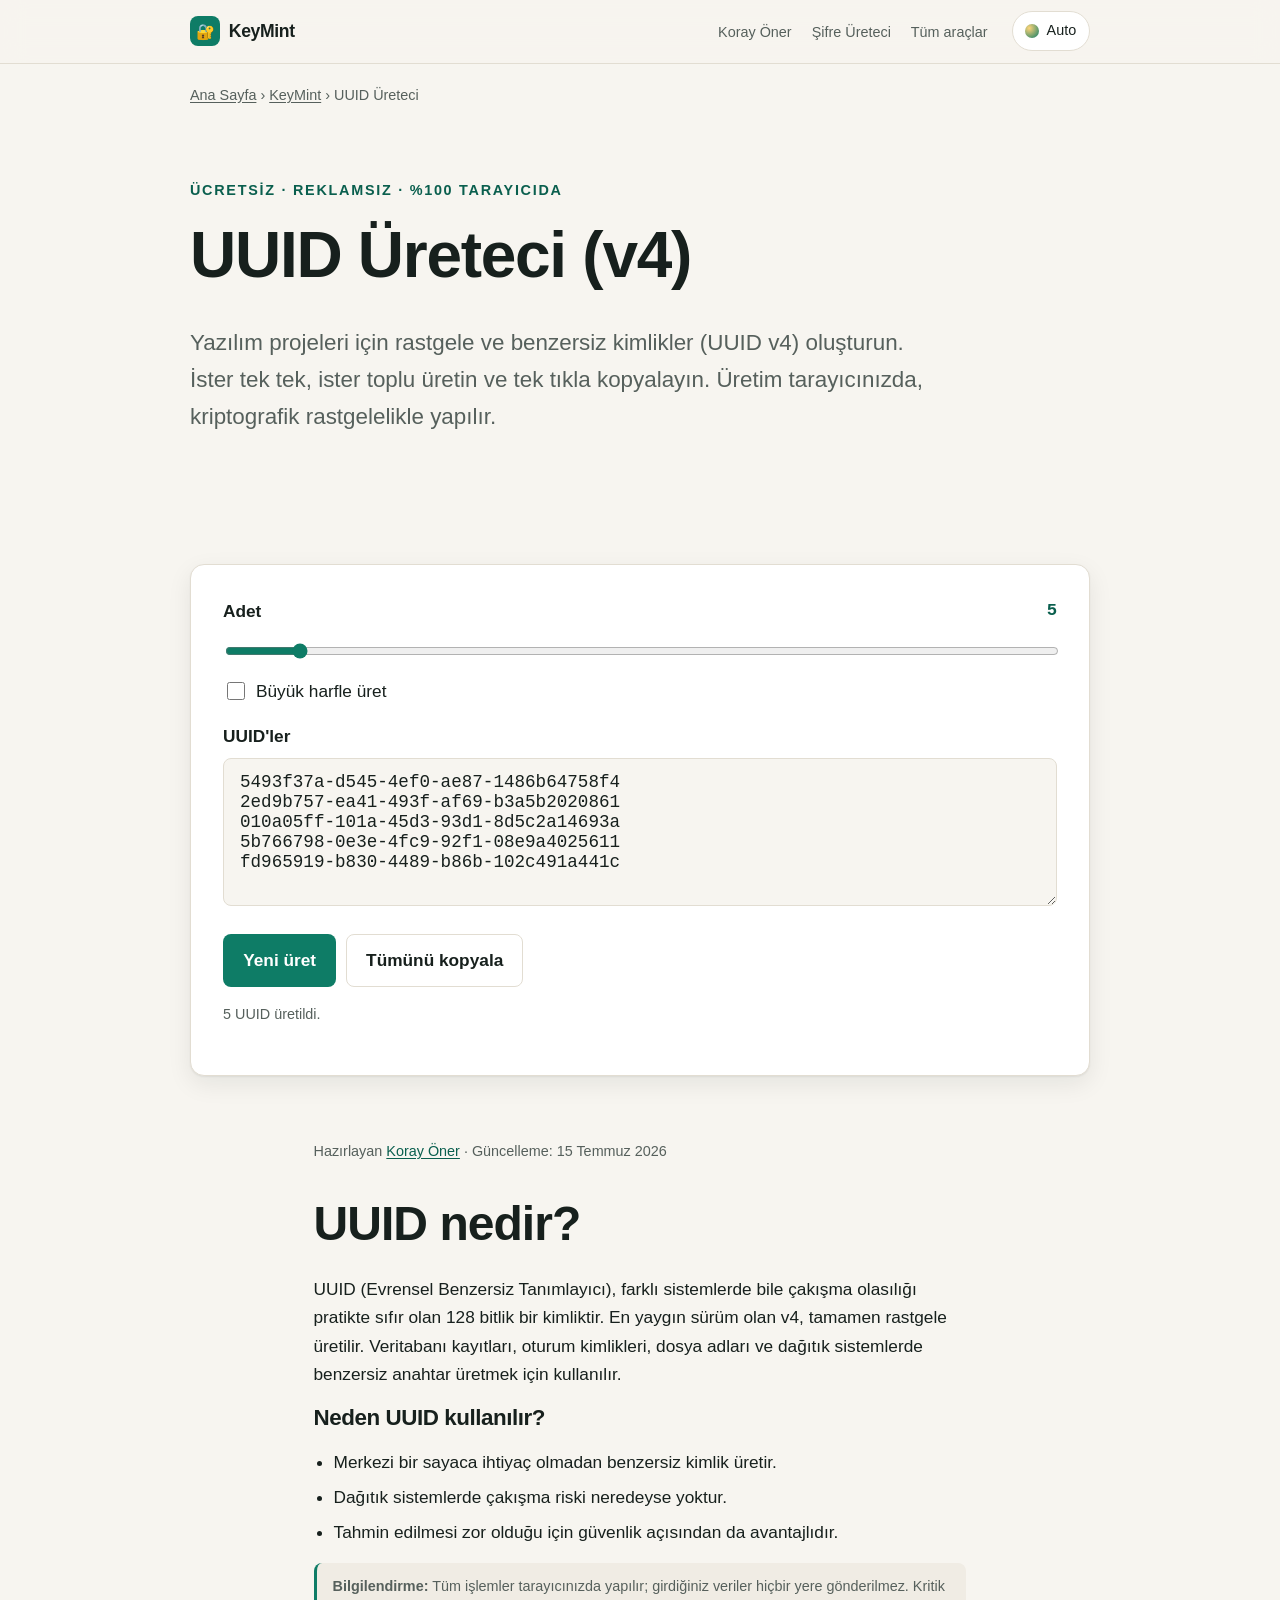
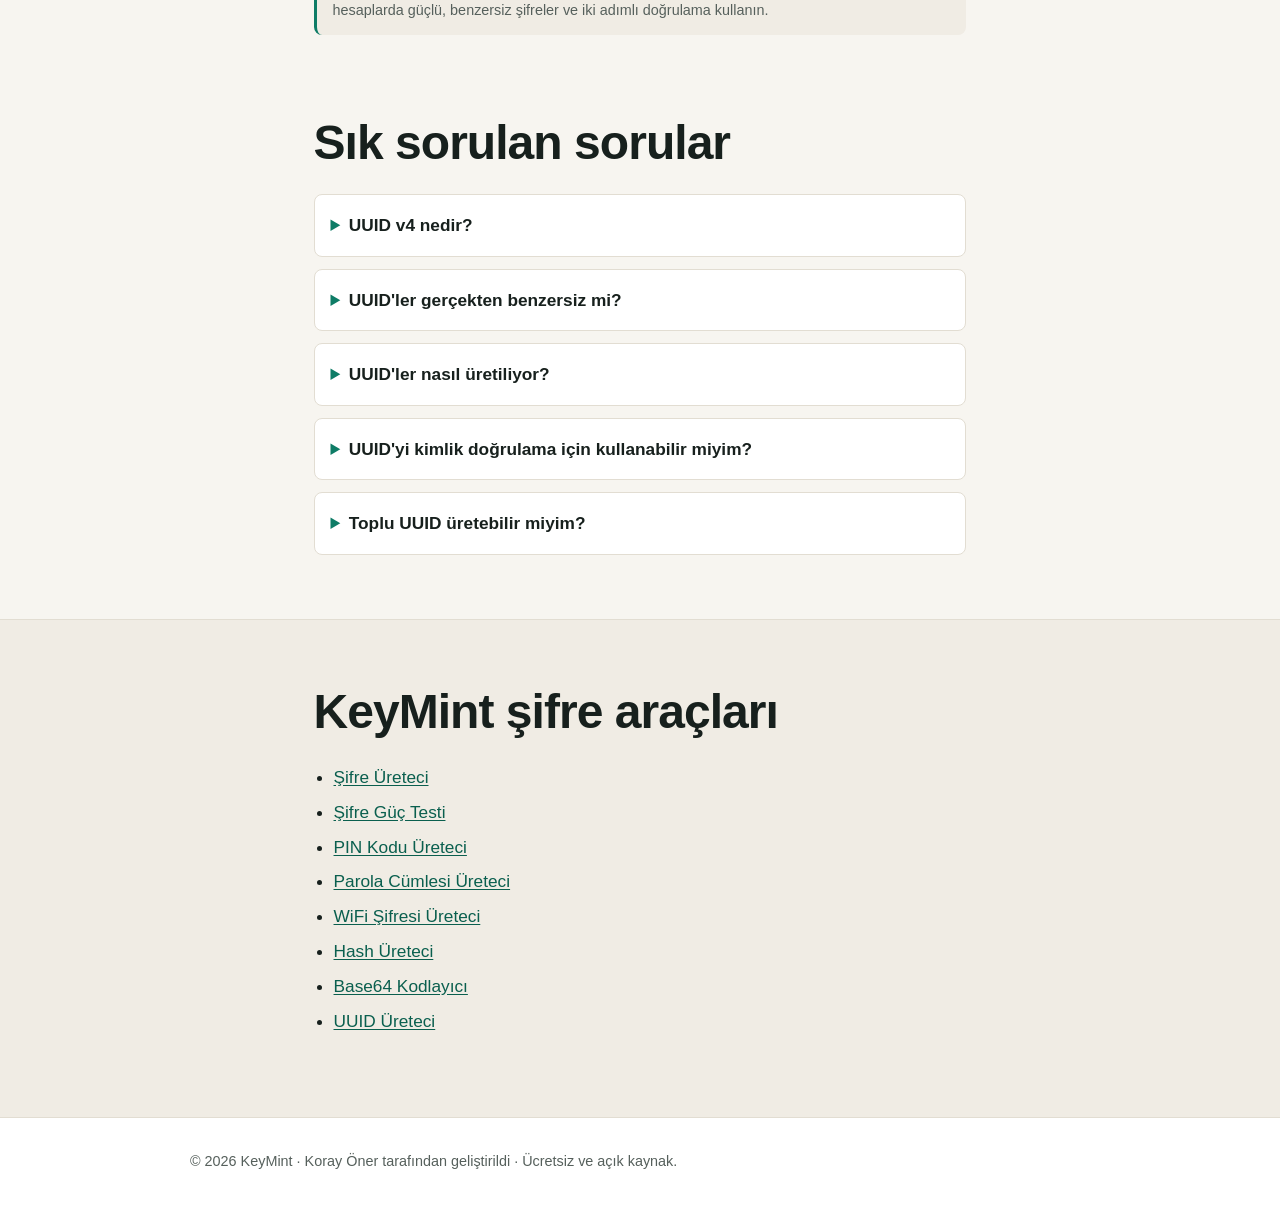
<file: uuid-uretici/index.html>
<!DOCTYPE html>
<html lang="tr" data-theme="auto">
<head>
  <!-- Google tag (gtag.js) -->
  <script async src="https://www.googletagmanager.com/gtag/js?id=G-2GNZPW1LPT"></script>
  <script>
    window.dataLayer = window.dataLayer || [];
    function gtag(){dataLayer.push(arguments);}
    gtag('js', new Date());
    gtag('config', 'G-2GNZPW1LPT');
  </script>
  <meta charset="UTF-8">
  <meta name="viewport" content="width=device-width, initial-scale=1">
  <title>UUID Üreteci — Rastgele Benzersiz Kimlik (v4) Oluştur | Koray Öner</title>
  <meta name="description" content="UUID üreteci: rastgele ve benzersiz kimlikler (UUID v4) oluşturun. Tek tek veya toplu üretim, tek tıkla kopyalama. Tamamen tarayıcıda, ücretsiz ve reklamsız.">
  <meta name="author" content="Koray Öner">
  <link rel="author" href="https://github.com/onerkoray">
  <meta name="theme-color" content="#0e7c66" media="(prefers-color-scheme: light)">
  <meta name="theme-color" content="#0b0d10" media="(prefers-color-scheme: dark)">
  <meta name="color-scheme" content="light dark">
  <meta name="robots" content="index, follow, max-image-preview:large, max-snippet:-1">
  <link rel="canonical" href="https://onerkoray.github.io/keymint/uuid-uretici/">

  <link rel="icon" href="../favicon.svg" type="image/svg+xml">

  <meta property="og:type" content="website">
  <meta property="og:site_name" content="Koray Öner">
  <meta property="og:title" content="UUID Üreteci — Rastgele Benzersiz Kimlik (v4)">
  <meta property="og:description" content="Rastgele UUID v4 kimlikleri oluşturun. Tek tek veya toplu, tamamen tarayıcıda.">
  <meta property="og:url" content="https://onerkoray.github.io/keymint/uuid-uretici/">
  <meta property="og:locale" content="tr_TR">
  <meta property="og:image" content="https://onerkoray.github.io/images/uuid-uretici-koray-oner.png">
  <meta property="og:image:width" content="1200">
  <meta property="og:image:height" content="630">
  <meta property="og:image:alt" content="UUID Üreteci — Koray Öner">
  <meta name="twitter:card" content="summary_large_image">
  <meta name="twitter:title" content="UUID Üreteci — Rastgele Benzersiz Kimlik (v4)">
  <meta name="twitter:description" content="Rastgele UUID v4 kimlikleri oluşturun. Tek tek veya toplu, tamamen tarayıcıda.">
  <meta name="twitter:image" content="https://onerkoray.github.io/images/uuid-uretici-koray-oner.png">

  <link rel="stylesheet" href="../style.css">

  <script type="application/ld+json">
  {
    "@context": "https://schema.org",
    "@graph": [
      {
        "@type": "WebApplication",
        "@id": "https://onerkoray.github.io/keymint/uuid-uretici/#app",
        "name": "UUID Üreteci",
        "url": "https://onerkoray.github.io/keymint/uuid-uretici/",
        "image": "https://onerkoray.github.io/images/uuid-uretici-koray-oner.png",
        "applicationCategory": "UtilitiesApplication",
        "operatingSystem": "Any (web browser)",
        "inLanguage": "tr",
        "isAccessibleForFree": true,
        "offers": { "@type": "Offer", "price": "0", "priceCurrency": "TRY" },
        "description": "UUID üreteci: rastgele ve benzersiz kimlikler (UUID v4) oluşturun. Tek tek veya toplu üretim, tek tıkla kopyalama. Tamamen tarayıcıda, ücretsiz ve reklamsız.",
        "author": { "@id": "https://onerkoray.github.io/#oner-koray" },
        "creator": { "@id": "https://onerkoray.github.io/#oner-koray" },
        "publisher": { "@id": "https://onerkoray.github.io/#oner-koray" }
      },
      {
        "@type": "Person",
        "@id": "https://onerkoray.github.io/#oner-koray",
        "name": "Koray Öner",
        "url": "https://onerkoray.github.io/",
        "jobTitle": "Yazılım Geliştirici",
        "sameAs": [
          "https://github.com/onerkoray",
          "https://www.linkedin.com/in/korayoner/",
          "https://substack.com/@korayner",
          "https://www.xing.com/profile/Koray_Oener015108",
          "https://dl.acm.org/profile/81100070426",
          "https://metu.academia.edu/KorayÖner",
          "https://500px.com/p/korayoner",
          "https://www.reddit.com/user/Affectionate_Fig3049"
        ]
      },
      {
        "@type": "BreadcrumbList",
        "itemListElement": [
          { "@type": "ListItem", "position": 1, "name": "Ana Sayfa", "item": "https://onerkoray.github.io/" },
          { "@type": "ListItem", "position": 2, "name": "KeyMint", "item": "https://onerkoray.github.io/keymint/" },
          { "@type": "ListItem", "position": 3, "name": "UUID Üreteci", "item": "https://onerkoray.github.io/keymint/uuid-uretici/" }
        ]
      },
      {
        "@type": "FAQPage",
        "mainEntity": [
          { "@type": "Question", "name": "UUID v4 nedir?", "acceptedAnswer": { "@type": "Answer", "text": "Tamamen rastgele üretilen, 128 bitlik benzersiz bir tanımlayıcıdır. Çakışma olasılığı pratikte ihmal edilebilir düzeydedir." } },
          { "@type": "Question", "name": "UUID'ler gerçekten benzersiz mi?", "acceptedAnswer": { "@type": "Answer", "text": "İstatistiksel olarak evet. Rastgelelik uzayı o kadar büyüktür ki iki aynı UUID üretme olasılığı pratikte sıfırdır." } },
          { "@type": "Question", "name": "UUID'ler nasıl üretiliyor?", "acceptedAnswer": { "@type": "Answer", "text": "Tarayıcının kriptografik crypto.randomUUID (veya getRandomValues) fonksiyonuyla cihazınızda üretilir; veri gönderilmez." } },
          { "@type": "Question", "name": "UUID'yi kimlik doğrulama için kullanabilir miyim?", "acceptedAnswer": { "@type": "Answer", "text": "UUID tahmin edilmesi zordur ama tek başına kimlik doğrulama için tasarlanmamıştır; token'larla birlikte kullanılmalıdır." } },
          { "@type": "Question", "name": "Toplu UUID üretebilir miyim?", "acceptedAnswer": { "@type": "Answer", "text": "Evet. Adet kaydırıcısını artırarak tek seferde 50 adede kadar UUID üretip tümünü kopyalayabilirsiniz." } }
        ]
      }
    ]
  }
  </script>
</head>
<body>
  <a class="skip-link" href="#main">İçeriğe geç</a>

  <header class="site-header" role="banner">
    <div class="wrap header-inner">
      <a class="brand" href="../" aria-label="KeyMint ana sayfa">
        <span class="brand-mark" aria-hidden="true">🔐</span>
        <span class="brand-name">KeyMint</span>
      </a>
      <nav class="site-nav" aria-label="Birincil">
        <ul>
          <li><a href="https://onerkoray.github.io/">Koray Öner</a></li>
          <li><a href="../">Şifre Üreteci</a></li>
          <li><a href="../#araclar">Tüm araçlar</a></li>
        </ul>
      </nav>
      <button class="theme-toggle" type="button" id="themeToggle" aria-label="Temayı değiştir">
        <span class="theme-toggle-icon" aria-hidden="true"></span>
        <span class="theme-toggle-label">Tema</span>
      </button>
    </div>
  </header>

  <main id="main">
    <nav class="breadcrumb wrap" aria-label="Site haritası">
      <a href="https://onerkoray.github.io/">Ana Sayfa</a> <span aria-hidden="true">›</span>
      <a href="../">KeyMint</a> <span aria-hidden="true">›</span> UUID Üreteci
    </nav>

    <section class="hero" aria-labelledby="hero-title">
      <div class="wrap">
        <p class="eyebrow">Ücretsiz · Reklamsız · %100 tarayıcıda</p>
        <h1 id="hero-title">UUID Üreteci (v4)</h1>
        <p class="lede">Yazılım projeleri için rastgele ve benzersiz kimlikler (UUID v4) oluşturun. İster tek tek, ister toplu üretin ve tek tıkla kopyalayın. Üretim tarayıcınızda, kriptografik rastgelelikle yapılır.</p>
      </div>
    </section>

    <section id="arac" aria-label="Araç">
      <div class="wrap">
        <div class="tool">
          <div class="options" style="margin-top:0;">
            <div class="option-row"><label for="count">Adet</label><span class="count-badge" id="countVal">5</span></div>
            <input type="range" id="count" min="1" max="50" value="5" aria-label="Adet">
            <label class="check"><input type="checkbox" id="upper"> Büyük harfle üret</label>
          </div>
          <label for="output" style="font-weight:600;display:block;margin:1rem 0 .5rem;">UUID'ler</label>
          <textarea id="output" rows="6" class="pw-check-input" readonly aria-label="Üretilen UUID listesi" style="word-break:break-all;"></textarea>
          <div class="pw-actions">
            <button class="btn btn-primary" type="button" id="genBtn">Yeni üret</button>
            <button class="btn btn-ghost" type="button" id="copyBtn">Tümünü kopyala</button>
          </div>
          <p class="status" id="status" role="status" aria-live="polite"></p>
        </div>
      </div>
    </section>

    <article class="content">
      <div class="wrap prose">
        <p class="byline muted">Hazırlayan <a href="https://onerkoray.github.io/#about" rel="author">Koray Öner</a> · Güncelleme: 15 Temmuz 2026</p>
        <h2>UUID nedir?</h2>
        <p>UUID (Evrensel Benzersiz Tanımlayıcı), farklı sistemlerde bile çakışma olasılığı pratikte sıfır olan 128 bitlik bir kimliktir. En yaygın sürüm olan v4, tamamen rastgele üretilir. Veritabanı kayıtları, oturum kimlikleri, dosya adları ve dağıtık sistemlerde benzersiz anahtar üretmek için kullanılır.</p>
        <h3>Neden UUID kullanılır?</h3>
        <ul>
          <li>Merkezi bir sayaca ihtiyaç olmadan benzersiz kimlik üretir.</li>
          <li>Dağıtık sistemlerde çakışma riski neredeyse yoktur.</li>
          <li>Tahmin edilmesi zor olduğu için güvenlik açısından da avantajlıdır.</li>
        </ul>
        <p class="disclaimer muted"><strong>Bilgilendirme:</strong> Tüm işlemler tarayıcınızda yapılır; girdiğiniz veriler hiçbir yere gönderilmez. Kritik hesaplarda güçlü, benzersiz şifreler ve iki adımlı doğrulama kullanın.</p>
      </div>
    </article>

    <section id="sss" class="faq">
      <div class="wrap prose">
        <h2>Sık sorulan sorular</h2>
        <div class="faq-list">
          <details><summary>UUID v4 nedir?</summary><p>Tamamen rastgele üretilen, 128 bitlik benzersiz bir tanımlayıcıdır. Çakışma olasılığı pratikte ihmal edilebilir düzeydedir.</p></details>
          <details><summary>UUID'ler gerçekten benzersiz mi?</summary><p>İstatistiksel olarak evet. Rastgelelik uzayı o kadar büyüktür ki iki aynı UUID üretme olasılığı pratikte sıfırdır.</p></details>
          <details><summary>UUID'ler nasıl üretiliyor?</summary><p>Tarayıcının kriptografik crypto.randomUUID (veya getRandomValues) fonksiyonuyla cihazınızda üretilir; veri gönderilmez.</p></details>
          <details><summary>UUID'yi kimlik doğrulama için kullanabilir miyim?</summary><p>UUID tahmin edilmesi zordur ama tek başına kimlik doğrulama için tasarlanmamıştır; token'larla birlikte kullanılmalıdır.</p></details>
          <details><summary>Toplu UUID üretebilir miyim?</summary><p>Evet. Adet kaydırıcısını artırarak tek seferde 50 adede kadar UUID üretip tümünü kopyalayabilirsiniz.</p></details>
        </div>
      </div>
    </section>

    <section class="related">
      <div class="wrap prose">
        <h2>KeyMint şifre araçları</h2>
        <ul>
          <li><a href="../">Şifre Üreteci</a></li>
          <li><a href="../sifre-guc-testi/">Şifre Güç Testi</a></li>
          <li><a href="../pin-uretici/">PIN Kodu Üreteci</a></li>
          <li><a href="../parola-cumlesi/">Parola Cümlesi Üreteci</a></li>
          <li><a href="../wifi-sifresi/">WiFi Şifresi Üreteci</a></li>
          <li><a href="../hash-uretici/">Hash Üreteci</a></li>
          <li><a href="../base64/">Base64 Kodlayıcı</a></li>
          <li><a href="../uuid-uretici/">UUID Üreteci</a></li>
        </ul>
      </div>
    </section>
  </main>

  <footer class="site-footer" role="contentinfo">
    <div class="wrap footer-legal">
      <p class="muted">© <span id="year">2026</span> KeyMint · Koray Öner tarafından geliştirildi · Ücretsiz ve açık kaynak.</p>
    </div>
  </footer>

  <script src="../common.js" defer></script>
  <script src="script.js" defer></script>
</body>
</html>
</file>
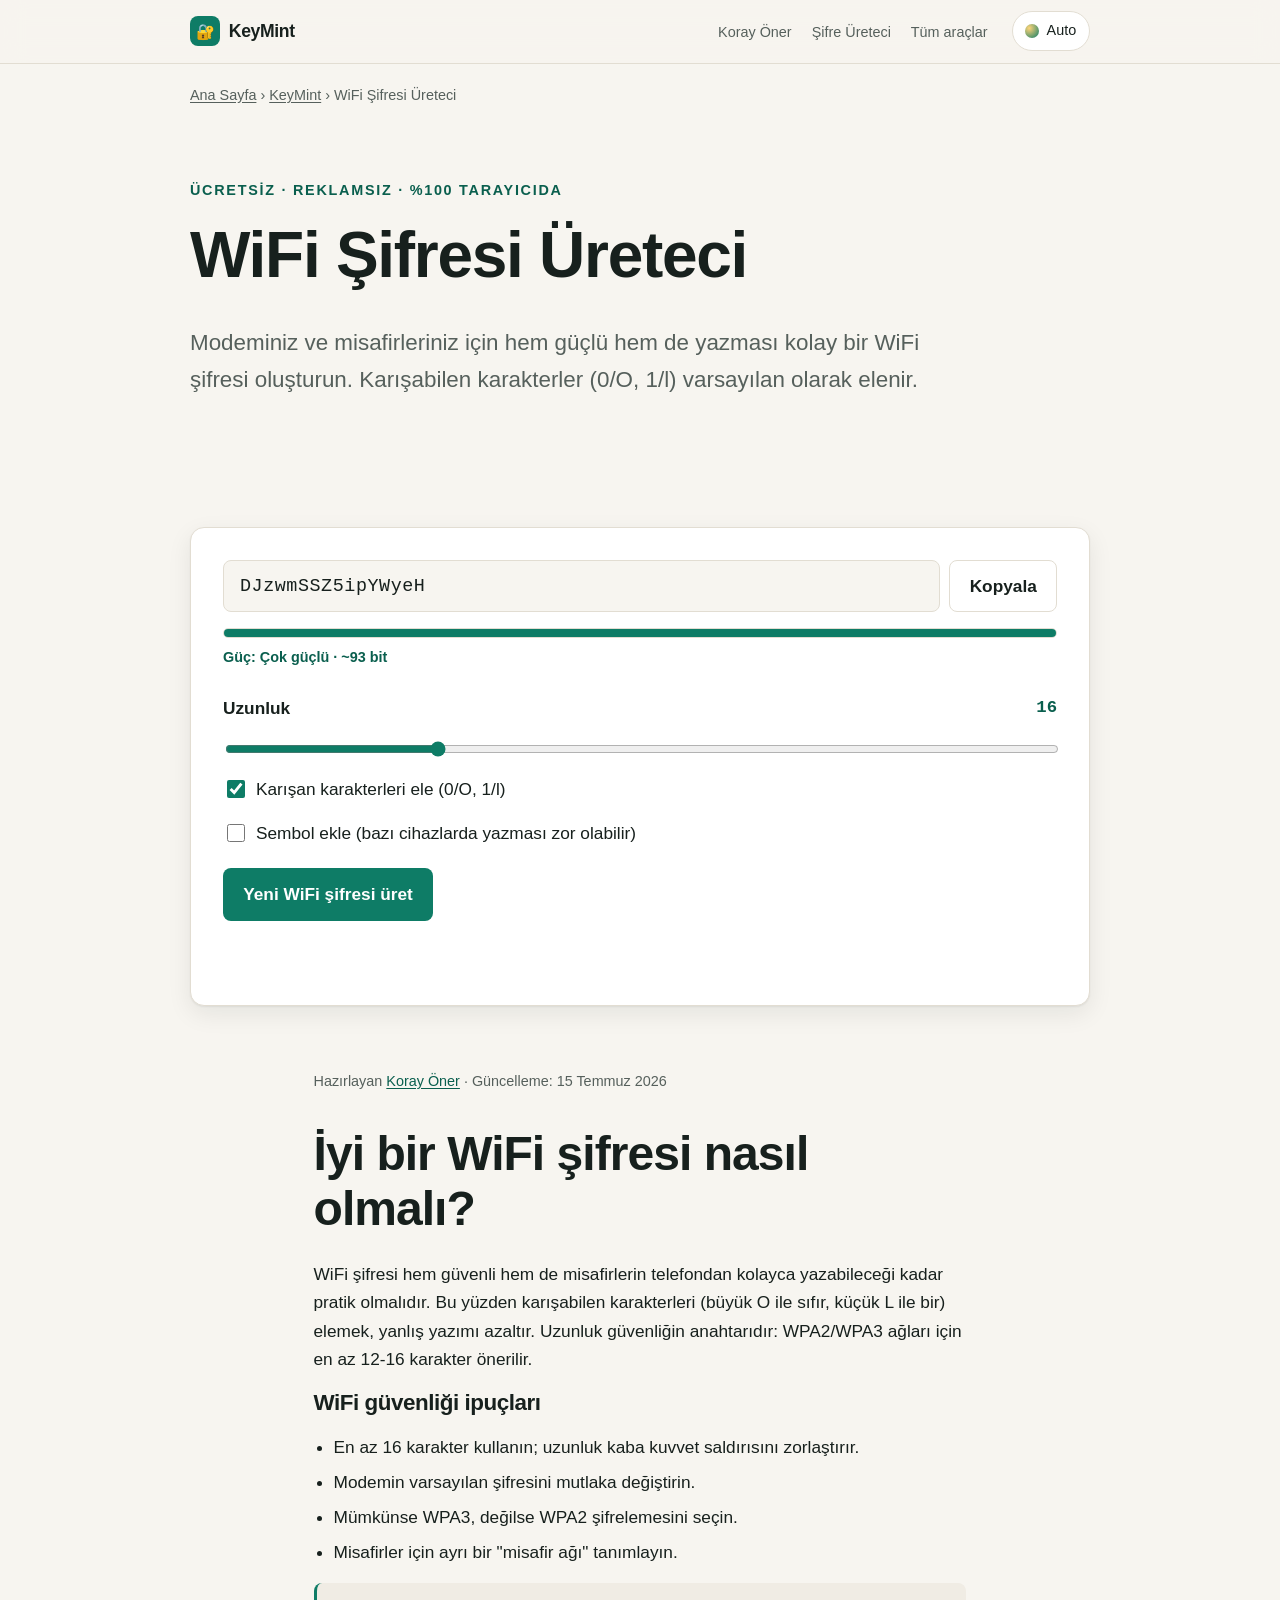
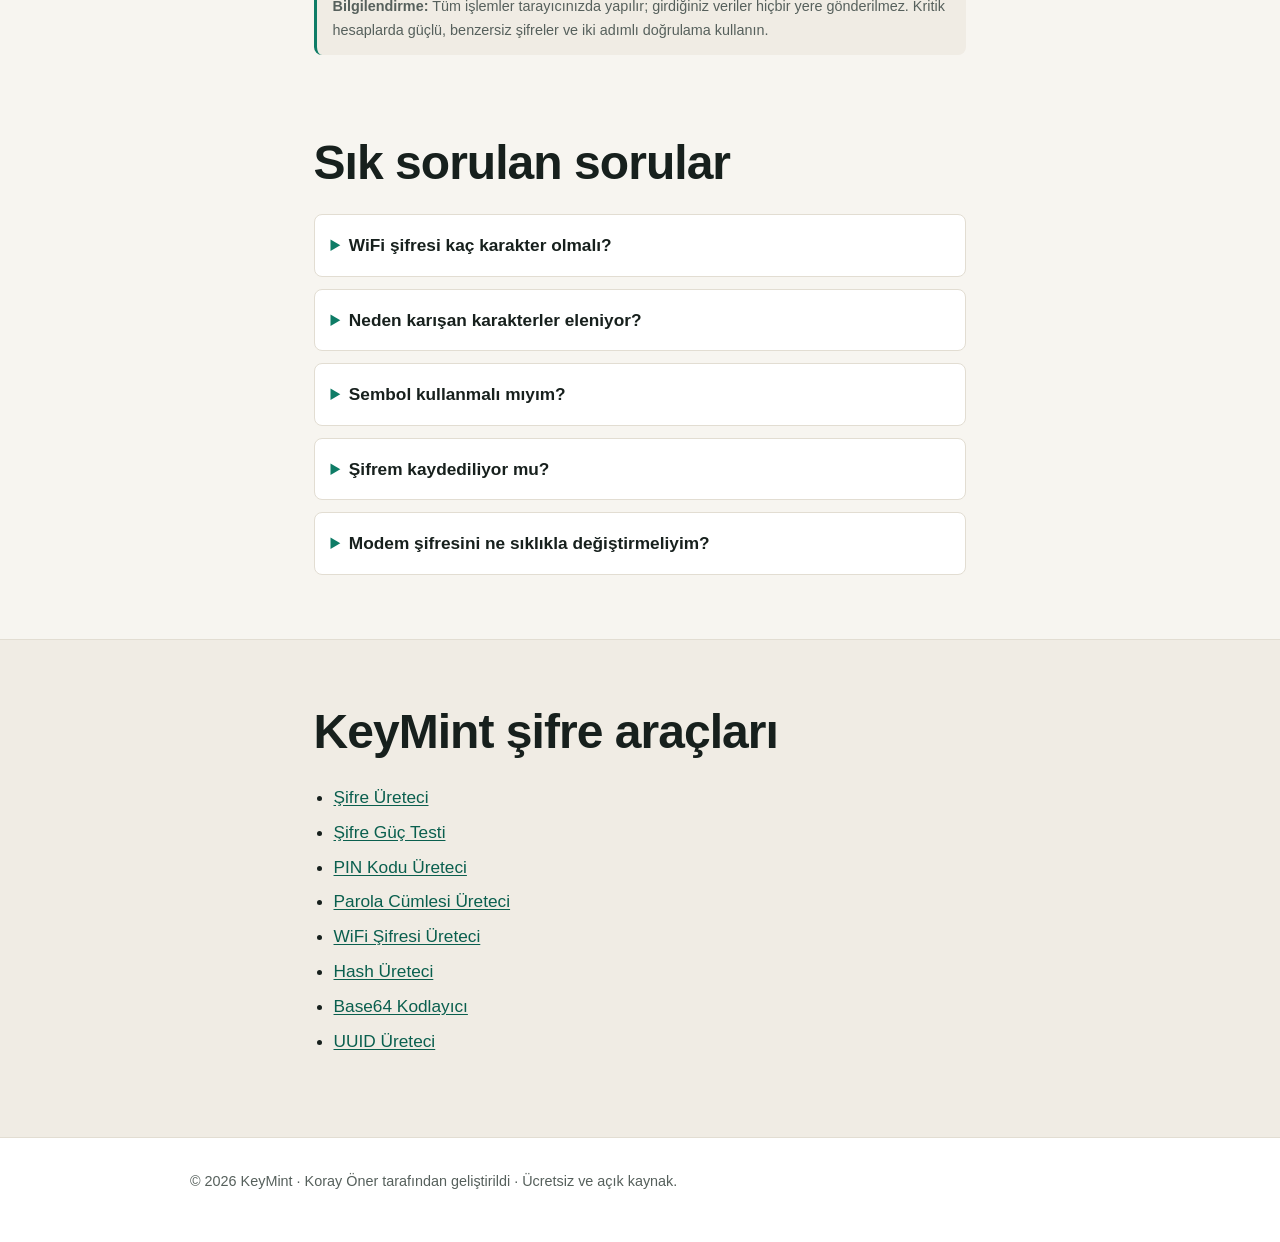
<file: wifi-sifresi/index.html>
<!DOCTYPE html>
<html lang="tr" data-theme="auto">
<head>
  <!-- Google tag (gtag.js) -->
  <script async src="https://www.googletagmanager.com/gtag/js?id=G-2GNZPW1LPT"></script>
  <script>
    window.dataLayer = window.dataLayer || [];
    function gtag(){dataLayer.push(arguments);}
    gtag('js', new Date());
    gtag('config', 'G-2GNZPW1LPT');
  </script>
  <meta charset="UTF-8">
  <meta name="viewport" content="width=device-width, initial-scale=1">
  <title>WiFi Şifresi Üreteci — Kolay Yazılan Güçlü WiFi Şifresi | Koray Öner</title>
  <meta name="description" content="WiFi şifresi üreteci: misafirlerin kolayca yazabileceği, karışan karakterler içermeyen güçlü WiFi parolaları oluşturun. Ücretsiz, reklamsız ve tamamen tarayıcıda.">
  <meta name="author" content="Koray Öner">
  <link rel="author" href="https://github.com/onerkoray">
  <meta name="theme-color" content="#0e7c66" media="(prefers-color-scheme: light)">
  <meta name="theme-color" content="#0b0d10" media="(prefers-color-scheme: dark)">
  <meta name="color-scheme" content="light dark">
  <meta name="robots" content="index, follow, max-image-preview:large, max-snippet:-1">
  <link rel="canonical" href="https://onerkoray.github.io/keymint/wifi-sifresi/">

  <link rel="icon" href="../favicon.svg" type="image/svg+xml">

  <meta property="og:type" content="website">
  <meta property="og:site_name" content="Koray Öner">
  <meta property="og:title" content="WiFi Şifresi Üreteci — Güçlü ve Kolay Yazılan">
  <meta property="og:description" content="Karışan karakterler olmadan güçlü WiFi şifreleri oluşturun.">
  <meta property="og:url" content="https://onerkoray.github.io/keymint/wifi-sifresi/">
  <meta property="og:locale" content="tr_TR">
  <meta property="og:image" content="https://onerkoray.github.io/images/wifi-sifresi-koray-oner.png">
  <meta property="og:image:width" content="1200">
  <meta property="og:image:height" content="630">
  <meta property="og:image:alt" content="WiFi Şifresi Üreteci — Koray Öner">
  <meta name="twitter:card" content="summary_large_image">
  <meta name="twitter:title" content="WiFi Şifresi Üreteci — Güçlü ve Kolay Yazılan">
  <meta name="twitter:description" content="Karışan karakterler olmadan güçlü WiFi şifreleri oluşturun.">
  <meta name="twitter:image" content="https://onerkoray.github.io/images/wifi-sifresi-koray-oner.png">

  <link rel="stylesheet" href="../style.css">

  <script type="application/ld+json">
  {
    "@context": "https://schema.org",
    "@graph": [
      {
        "@type": "WebApplication",
        "@id": "https://onerkoray.github.io/keymint/wifi-sifresi/#app",
        "name": "WiFi Şifresi Üreteci",
        "url": "https://onerkoray.github.io/keymint/wifi-sifresi/",
        "image": "https://onerkoray.github.io/images/wifi-sifresi-koray-oner.png",
        "applicationCategory": "SecurityApplication",
        "operatingSystem": "Any (web browser)",
        "inLanguage": "tr",
        "isAccessibleForFree": true,
        "offers": { "@type": "Offer", "price": "0", "priceCurrency": "TRY" },
        "description": "WiFi şifresi üreteci: misafirlerin kolayca yazabileceği, karışan karakterler içermeyen güçlü WiFi parolaları oluşturun. Ücretsiz, reklamsız ve tamamen tarayıcıda.",
        "author": { "@id": "https://onerkoray.github.io/#oner-koray" },
        "creator": { "@id": "https://onerkoray.github.io/#oner-koray" },
        "publisher": { "@id": "https://onerkoray.github.io/#oner-koray" }
      },
      {
        "@type": "Person",
        "@id": "https://onerkoray.github.io/#oner-koray",
        "name": "Koray Öner",
        "url": "https://onerkoray.github.io/",
        "jobTitle": "Yazılım Geliştirici",
        "sameAs": [
          "https://github.com/onerkoray",
          "https://www.linkedin.com/in/korayoner/",
          "https://substack.com/@korayner",
          "https://www.xing.com/profile/Koray_Oener015108",
          "https://dl.acm.org/profile/81100070426",
          "https://metu.academia.edu/KorayÖner",
          "https://500px.com/p/korayoner",
          "https://www.reddit.com/user/Affectionate_Fig3049"
        ]
      },
      {
        "@type": "BreadcrumbList",
        "itemListElement": [
          { "@type": "ListItem", "position": 1, "name": "Ana Sayfa", "item": "https://onerkoray.github.io/" },
          { "@type": "ListItem", "position": 2, "name": "KeyMint", "item": "https://onerkoray.github.io/keymint/" },
          { "@type": "ListItem", "position": 3, "name": "WiFi Şifresi Üreteci", "item": "https://onerkoray.github.io/keymint/wifi-sifresi/" }
        ]
      },
      {
        "@type": "FAQPage",
        "mainEntity": [
          { "@type": "Question", "name": "WiFi şifresi kaç karakter olmalı?", "acceptedAnswer": { "@type": "Answer", "text": "En az 12, tercihen 16 karakter önerilir. Uzun şifreler kaba kuvvet saldırılarına karşı çok daha dayanıklıdır." } },
          { "@type": "Question", "name": "Neden karışan karakterler eleniyor?", "acceptedAnswer": { "@type": "Answer", "text": "0/O veya 1/l gibi karakterler telefondan yazarken karıştırılır. Bunları elemek, misafirlerin şifreyi hatasız girmesini sağlar." } },
          { "@type": "Question", "name": "Sembol kullanmalı mıyım?", "acceptedAnswer": { "@type": "Answer", "text": "Güvenliği artırır ancak bazı cihazlarda yazması zordur. Uzunluğu artırmak da benzer güvenlik sağlar." } },
          { "@type": "Question", "name": "Şifrem kaydediliyor mu?", "acceptedAnswer": { "@type": "Answer", "text": "Hayır. Şifre cihazınızda üretilir ve hiçbir yere gönderilmez." } },
          { "@type": "Question", "name": "Modem şifresini ne sıklıkla değiştirmeliyim?", "acceptedAnswer": { "@type": "Answer", "text": "Şüpheli bir durumda hemen; aksi halde yılda bir kez değiştirmek iyi bir alışkanlıktır." } }
        ]
      }
    ]
  }
  </script>
</head>
<body>
  <a class="skip-link" href="#main">İçeriğe geç</a>

  <header class="site-header" role="banner">
    <div class="wrap header-inner">
      <a class="brand" href="../" aria-label="KeyMint ana sayfa">
        <span class="brand-mark" aria-hidden="true">🔐</span>
        <span class="brand-name">KeyMint</span>
      </a>
      <nav class="site-nav" aria-label="Birincil">
        <ul>
          <li><a href="https://onerkoray.github.io/">Koray Öner</a></li>
          <li><a href="../">Şifre Üreteci</a></li>
          <li><a href="../#araclar">Tüm araçlar</a></li>
        </ul>
      </nav>
      <button class="theme-toggle" type="button" id="themeToggle" aria-label="Temayı değiştir">
        <span class="theme-toggle-icon" aria-hidden="true"></span>
        <span class="theme-toggle-label">Tema</span>
      </button>
    </div>
  </header>

  <main id="main">
    <nav class="breadcrumb wrap" aria-label="Site haritası">
      <a href="https://onerkoray.github.io/">Ana Sayfa</a> <span aria-hidden="true">›</span>
      <a href="../">KeyMint</a> <span aria-hidden="true">›</span> WiFi Şifresi Üreteci
    </nav>

    <section class="hero" aria-labelledby="hero-title">
      <div class="wrap">
        <p class="eyebrow">Ücretsiz · Reklamsız · %100 tarayıcıda</p>
        <h1 id="hero-title">WiFi Şifresi Üreteci</h1>
        <p class="lede">Modeminiz ve misafirleriniz için hem güçlü hem de yazması kolay bir WiFi şifresi oluşturun. Karışabilen karakterler (0/O, 1/l) varsayılan olarak elenir.</p>
      </div>
    </section>

    <section id="arac" aria-label="Araç">
      <div class="wrap">
        <div class="tool">
          <div class="pw-output">
            <input type="text" id="pw" readonly aria-label="Üretilen WiFi şifresi" placeholder="WiFi şifreniz burada görünecek">
            <button class="btn btn-ghost" type="button" id="copyBtn">Kopyala</button>
          </div>
          <div class="meter" aria-hidden="true"><div class="meter-bar" id="meterBar"></div></div>
          <p class="strength-label" id="strength" aria-live="polite">Güç: —</p>
          <div class="options">
            <div class="option-row"><label for="len">Uzunluk</label><span class="count-badge" id="lenVal">16</span></div>
            <input type="range" id="len" min="8" max="40" value="16" aria-label="Uzunluk">
            <label class="check"><input type="checkbox" id="noAmb" checked> Karışan karakterleri ele (0/O, 1/l)</label>
            <label class="check"><input type="checkbox" id="sym"> Sembol ekle (bazı cihazlarda yazması zor olabilir)</label>
          </div>
          <div class="pw-actions"><button class="btn btn-primary" type="button" id="genBtn">Yeni WiFi şifresi üret</button></div>
          <p class="status" id="status" role="status" aria-live="polite"></p>
        </div>
      </div>
    </section>

    <article class="content">
      <div class="wrap prose">
        <p class="byline muted">Hazırlayan <a href="https://onerkoray.github.io/#about" rel="author">Koray Öner</a> · Güncelleme: 15 Temmuz 2026</p>
        <h2>İyi bir WiFi şifresi nasıl olmalı?</h2>
        <p>WiFi şifresi hem güvenli hem de misafirlerin telefondan kolayca yazabileceği kadar pratik olmalıdır. Bu yüzden karışabilen karakterleri (büyük O ile sıfır, küçük L ile bir) elemek, yanlış yazımı azaltır. Uzunluk güvenliğin anahtarıdır: WPA2/WPA3 ağları için en az 12-16 karakter önerilir.</p>
        <h3>WiFi güvenliği ipuçları</h3>
        <ul>
          <li>En az 16 karakter kullanın; uzunluk kaba kuvvet saldırısını zorlaştırır.</li>
          <li>Modemin varsayılan şifresini mutlaka değiştirin.</li>
          <li>Mümkünse WPA3, değilse WPA2 şifrelemesini seçin.</li>
          <li>Misafirler için ayrı bir "misafir ağı" tanımlayın.</li>
        </ul>
        <p class="disclaimer muted"><strong>Bilgilendirme:</strong> Tüm işlemler tarayıcınızda yapılır; girdiğiniz veriler hiçbir yere gönderilmez. Kritik hesaplarda güçlü, benzersiz şifreler ve iki adımlı doğrulama kullanın.</p>
      </div>
    </article>

    <section id="sss" class="faq">
      <div class="wrap prose">
        <h2>Sık sorulan sorular</h2>
        <div class="faq-list">
          <details><summary>WiFi şifresi kaç karakter olmalı?</summary><p>En az 12, tercihen 16 karakter önerilir. Uzun şifreler kaba kuvvet saldırılarına karşı çok daha dayanıklıdır.</p></details>
          <details><summary>Neden karışan karakterler eleniyor?</summary><p>0/O veya 1/l gibi karakterler telefondan yazarken karıştırılır. Bunları elemek, misafirlerin şifreyi hatasız girmesini sağlar.</p></details>
          <details><summary>Sembol kullanmalı mıyım?</summary><p>Güvenliği artırır ancak bazı cihazlarda yazması zordur. Uzunluğu artırmak da benzer güvenlik sağlar.</p></details>
          <details><summary>Şifrem kaydediliyor mu?</summary><p>Hayır. Şifre cihazınızda üretilir ve hiçbir yere gönderilmez.</p></details>
          <details><summary>Modem şifresini ne sıklıkla değiştirmeliyim?</summary><p>Şüpheli bir durumda hemen; aksi halde yılda bir kez değiştirmek iyi bir alışkanlıktır.</p></details>
        </div>
      </div>
    </section>

    <section class="related">
      <div class="wrap prose">
        <h2>KeyMint şifre araçları</h2>
        <ul>
          <li><a href="../">Şifre Üreteci</a></li>
          <li><a href="../sifre-guc-testi/">Şifre Güç Testi</a></li>
          <li><a href="../pin-uretici/">PIN Kodu Üreteci</a></li>
          <li><a href="../parola-cumlesi/">Parola Cümlesi Üreteci</a></li>
          <li><a href="../wifi-sifresi/">WiFi Şifresi Üreteci</a></li>
          <li><a href="../hash-uretici/">Hash Üreteci</a></li>
          <li><a href="../base64/">Base64 Kodlayıcı</a></li>
          <li><a href="../uuid-uretici/">UUID Üreteci</a></li>
        </ul>
      </div>
    </section>
  </main>

  <footer class="site-footer" role="contentinfo">
    <div class="wrap footer-legal">
      <p class="muted">© <span id="year">2026</span> KeyMint · Koray Öner tarafından geliştirildi · Ücretsiz ve açık kaynak.</p>
    </div>
  </footer>

  <script src="../common.js" defer></script>
  <script src="script.js" defer></script>
</body>
</html>
</file>
<file: style.css>
/* =========================================================================
   KeyMint — Koray Öner · şifre araçları · style.css (self-contained)
   ========================================================================= */
:root {
  color-scheme: light dark;
  --brand: #0e7c66; --brand-strong: #0a5f4e; --brand-contrast: #fff;
  --bg: #f7f5f0; --surface: #fff; --surface-2: #f0ece4; --border: #e2ddd2;
  --text: #17201d; --text-muted: #56605c; --focus: #0e7c66;
  --ok: #2e8b57; --warn: #d99a00; --bad: #d24141;
  --radius-sm: 8px; --radius: 14px;
  --shadow: 0 1px 2px rgba(16,24,20,.06), 0 8px 24px rgba(16,24,20,.08);
  --step--1: clamp(.82rem,.78rem + .2vw,.9rem);
  --step-0: clamp(1rem,.95rem + .25vw,1.08rem);
  --step-1: clamp(1.2rem,1.1rem + .5vw,1.4rem);
  --step-2: clamp(1.5rem,1.3rem + 1vw,2rem);
  --step-3: clamp(2rem,1.6rem + 2vw,3rem);
  --step-4: clamp(2.5rem,1.9rem + 3vw,4rem);
  --wrap: 900px;
}
@media (prefers-color-scheme: dark) {
  :root[data-theme="auto"] {
    --bg:#0b0d10; --surface:#14181d; --surface-2:#1b2027; --border:#2a313a;
    --text:#eef1f4; --text-muted:#a4adb6; --brand:#2bb596; --brand-strong:#1f9c80; --focus:#4fd3b4;
    --shadow:0 1px 2px rgba(0,0,0,.4),0 10px 30px rgba(0,0,0,.5);
  }
}
:root[data-theme="dark"] {
  --bg:#0b0d10; --surface:#14181d; --surface-2:#1b2027; --border:#2a313a;
  --text:#eef1f4; --text-muted:#a4adb6; --brand:#2bb596; --brand-strong:#1f9c80; --focus:#4fd3b4;
  --shadow:0 1px 2px rgba(0,0,0,.4),0 10px 30px rgba(0,0,0,.5);
}

*,*::before,*::after { box-sizing: border-box; }
html { scroll-behavior: smooth; -webkit-text-size-adjust: 100%; }
body {
  margin: 0; background: var(--bg); color: var(--text);
  font-family: -apple-system, BlinkMacSystemFont, "Segoe UI", Roboto, Helvetica, Arial, sans-serif;
  font-size: var(--step-0); line-height: 1.65; -webkit-font-smoothing: antialiased;
}
h1,h2,h3 { line-height: 1.15; letter-spacing: -.02em; margin: 0 0 .5em; }
h1 { font-size: var(--step-4); } h2 { font-size: var(--step-3); } h3 { font-size: var(--step-1); }
p { margin: 0 0 1rem; }
a { color: var(--brand-strong); text-underline-offset: 2px; }
a:hover { color: var(--brand); }
code { font-family: ui-monospace, Menlo, Consolas, monospace; background: var(--surface-2); border-radius: 6px; padding: .1em .4em; }
.wrap { width: min(100% - 2.5rem, var(--wrap)); margin-inline: auto; }

:focus-visible { outline: 3px solid var(--focus); outline-offset: 2px; border-radius: 4px; }
.skip-link { position: absolute; left: .75rem; top: -3rem; background: var(--brand); color: #fff; padding: .6rem 1rem; border-radius: var(--radius-sm); z-index: 100; transition: top .15s; }
.skip-link:focus { top: .75rem; }
.visually-hidden { position: absolute; width: 1px; height: 1px; padding: 0; margin: -1px; overflow: hidden; clip: rect(0 0 0 0); white-space: nowrap; border: 0; }

.btn { display: inline-flex; align-items: center; gap: .5rem; font: inherit; font-weight: 600; cursor: pointer; padding: .7rem 1.2rem; border-radius: var(--radius-sm); border: 1px solid transparent; text-decoration: none; transition: background .15s, border-color .15s, transform .12s; }
.btn:active { transform: translateY(1px); }
.btn-primary { background: var(--brand); color: var(--brand-contrast); }
.btn-primary:hover { background: var(--brand-strong); color: #fff; }
.btn-ghost { background: var(--surface); color: var(--text); border-color: var(--border); }
.btn-ghost:hover { border-color: var(--brand); color: var(--brand-strong); }

.site-header { position: sticky; top: 0; z-index: 50; border-bottom: 1px solid var(--border); background: color-mix(in srgb, var(--bg) 82%, transparent); backdrop-filter: saturate(180%) blur(12px); }
.header-inner { display: flex; align-items: center; gap: 1.5rem; padding: .7rem 0; }
.brand { display: inline-flex; align-items: center; gap: .55rem; color: var(--text); text-decoration: none; font-weight: 700; }
.brand-mark { display: grid; place-items: center; inline-size: 30px; block-size: 30px; border-radius: 8px; background: var(--brand); color: #fff; font-size: .95rem; }
.brand-name { font-size: 1.1rem; letter-spacing: -.02em; }
.site-nav { margin-left: auto; }
.site-nav ul { display: flex; gap: 1.25rem; list-style: none; margin: 0; padding: 0; }
.site-nav a { color: var(--text-muted); text-decoration: none; font-weight: 500; font-size: var(--step--1); }
.site-nav a:hover { color: var(--text); }
.theme-toggle { display: inline-flex; align-items: center; gap: .45rem; background: var(--surface); border: 1px solid var(--border); color: var(--text); border-radius: 999px; padding: .45rem .8rem; cursor: pointer; font: inherit; font-size: var(--step--1); }
.theme-toggle:hover { border-color: var(--brand); }
.theme-toggle-icon { width: 14px; height: 14px; border-radius: 50%; background: radial-gradient(circle at 30% 30%, #ffd479, var(--brand)); }

.breadcrumb { padding-top: 1.25rem; font-size: var(--step--1); color: var(--text-muted); }
.breadcrumb a { color: var(--text-muted); }

section { padding: clamp(2.5rem,1.5rem + 4vw,4rem) 0; }
.hero { padding: clamp(2.5rem,2rem + 5vw,4.5rem) 0 clamp(1.5rem,1rem + 3vw,3rem); }
.eyebrow { text-transform: uppercase; letter-spacing: .12em; font-size: var(--step--1); font-weight: 700; color: var(--brand-strong); margin-bottom: 1rem; }
.lede { font-size: var(--step-1); color: var(--text-muted); max-width: 60ch; }

.tool { background: var(--surface); border: 1px solid var(--border); border-radius: var(--radius); padding: clamp(1.25rem,1rem + 2vw,2rem); box-shadow: var(--shadow); }
.pw-output { display: flex; gap: .6rem; margin-bottom: 1rem; }
.pw-output input {
  flex: 1; min-width: 0; font-family: ui-monospace, Menlo, Consolas, monospace; font-size: 1.15rem;
  padding: .8rem 1rem; border: 1px solid var(--border); border-radius: var(--radius-sm);
  background: var(--bg); color: var(--text); letter-spacing: .03em;
}
.pw-actions { display: flex; flex-wrap: wrap; gap: .6rem; margin-top: 1.25rem; }

.meter { height: 10px; border-radius: 999px; background: var(--surface-2); border: 1px solid var(--border); overflow: hidden; margin: .25rem 0 .5rem; }
.meter-bar { height: 100%; width: 0; transition: width .2s ease, background .2s ease; }
.strength-label { font-weight: 700; font-size: var(--step--1); }
.s-bad { color: var(--bad); } .s-warn { color: var(--warn); } .s-ok { color: var(--ok); } .s-strong { color: var(--brand-strong); }
.bar-bad { background: var(--bad); } .bar-warn { background: var(--warn); } .bar-ok { background: var(--ok); } .bar-strong { background: var(--brand); }

.options { display: grid; gap: 1rem; margin-top: 1.5rem; }
.option-row { display: flex; align-items: center; justify-content: space-between; gap: 1rem; }
.option-row label { font-weight: 600; }
input[type="range"] { accent-color: var(--brand); width: 100%; }
.checks { display: grid; gap: .6rem; grid-template-columns: repeat(auto-fit, minmax(160px,1fr)); }
.check { display: flex; align-items: center; gap: .5rem; font-weight: 500; cursor: pointer; }
.check input { accent-color: var(--brand); width: 18px; height: 18px; }
.count-badge { font-family: ui-monospace, monospace; font-weight: 700; color: var(--brand-strong); }

.pw-check-input {
  width: 100%; font-family: ui-monospace, Menlo, Consolas, monospace; font-size: 1.1rem;
  padding: .8rem 1rem; border: 1px solid var(--border); border-radius: var(--radius-sm);
  background: var(--bg); color: var(--text);
}
.result { display: block; font-size: var(--step-2); font-weight: 800; letter-spacing: -.02em; color: var(--brand-strong); min-height: 1.4em; }
:root[data-theme="dark"] .result { color: var(--brand); }
.result .muted-note { display: block; font-size: var(--step--1); font-weight: 500; color: var(--text-muted); margin-top: .35rem; }
.feedback { list-style: none; margin: 1rem 0 0; padding: 0; display: grid; gap: .4rem; }
.feedback li { font-size: var(--step--1); color: var(--text-muted); padding-left: 1.4rem; position: relative; }
.feedback li::before { content: "•"; position: absolute; left: .3rem; color: var(--brand); }

.status { margin-top: 1rem; min-height: 1.4em; color: var(--text-muted); font-size: var(--step--1); }

.prose { max-width: 68ch; margin-inline: auto; }
.prose ul { padding-left: 1.25rem; } .prose li { margin-bottom: .4rem; }
.byline { margin-bottom: 2rem; }
.disclaimer { border-left: 3px solid var(--brand); padding: .75rem 1rem; background: var(--surface-2); border-radius: var(--radius-sm); }
.related { border-top: 1px solid var(--border); background: var(--surface-2); }

.faq-list { display: grid; gap: .75rem; }
.faq details { background: var(--surface); border: 1px solid var(--border); border-radius: var(--radius-sm); padding: .25rem 1rem; }
.faq summary { cursor: pointer; font-weight: 600; padding: .75rem 0; }
.faq summary::marker { color: var(--brand); }
.faq details[open] summary { border-bottom: 1px solid var(--border); margin-bottom: .5rem; }

.tool-grid { list-style: none; margin: 1.5rem 0 0; padding: 0; display: grid; gap: 1.25rem; grid-template-columns: repeat(auto-fit, minmax(260px,1fr)); }
.tool-card { background: var(--surface); border: 1px solid var(--border); border-radius: var(--radius); padding: 1.25rem; box-shadow: var(--shadow); }
.tool-card h3 { margin-bottom: .4rem; } .tool-card h3 a { text-decoration: none; }

.site-footer { background: var(--surface); border-top: 1px solid var(--border); padding-block: 2rem; }
.muted { color: var(--text-muted); font-size: var(--step--1); }

@media (prefers-reduced-motion: reduce) { html { scroll-behavior: auto; } *,*::before,*::after { transition-duration: .001ms !important; } }
@media (max-width: 600px) { .site-nav { display: none; } .theme-toggle-label { display: none; } }
@media print { .site-header,.theme-toggle,.pw-actions { display: none !important; } body { background: #fff; color: #000; } }
</file>
